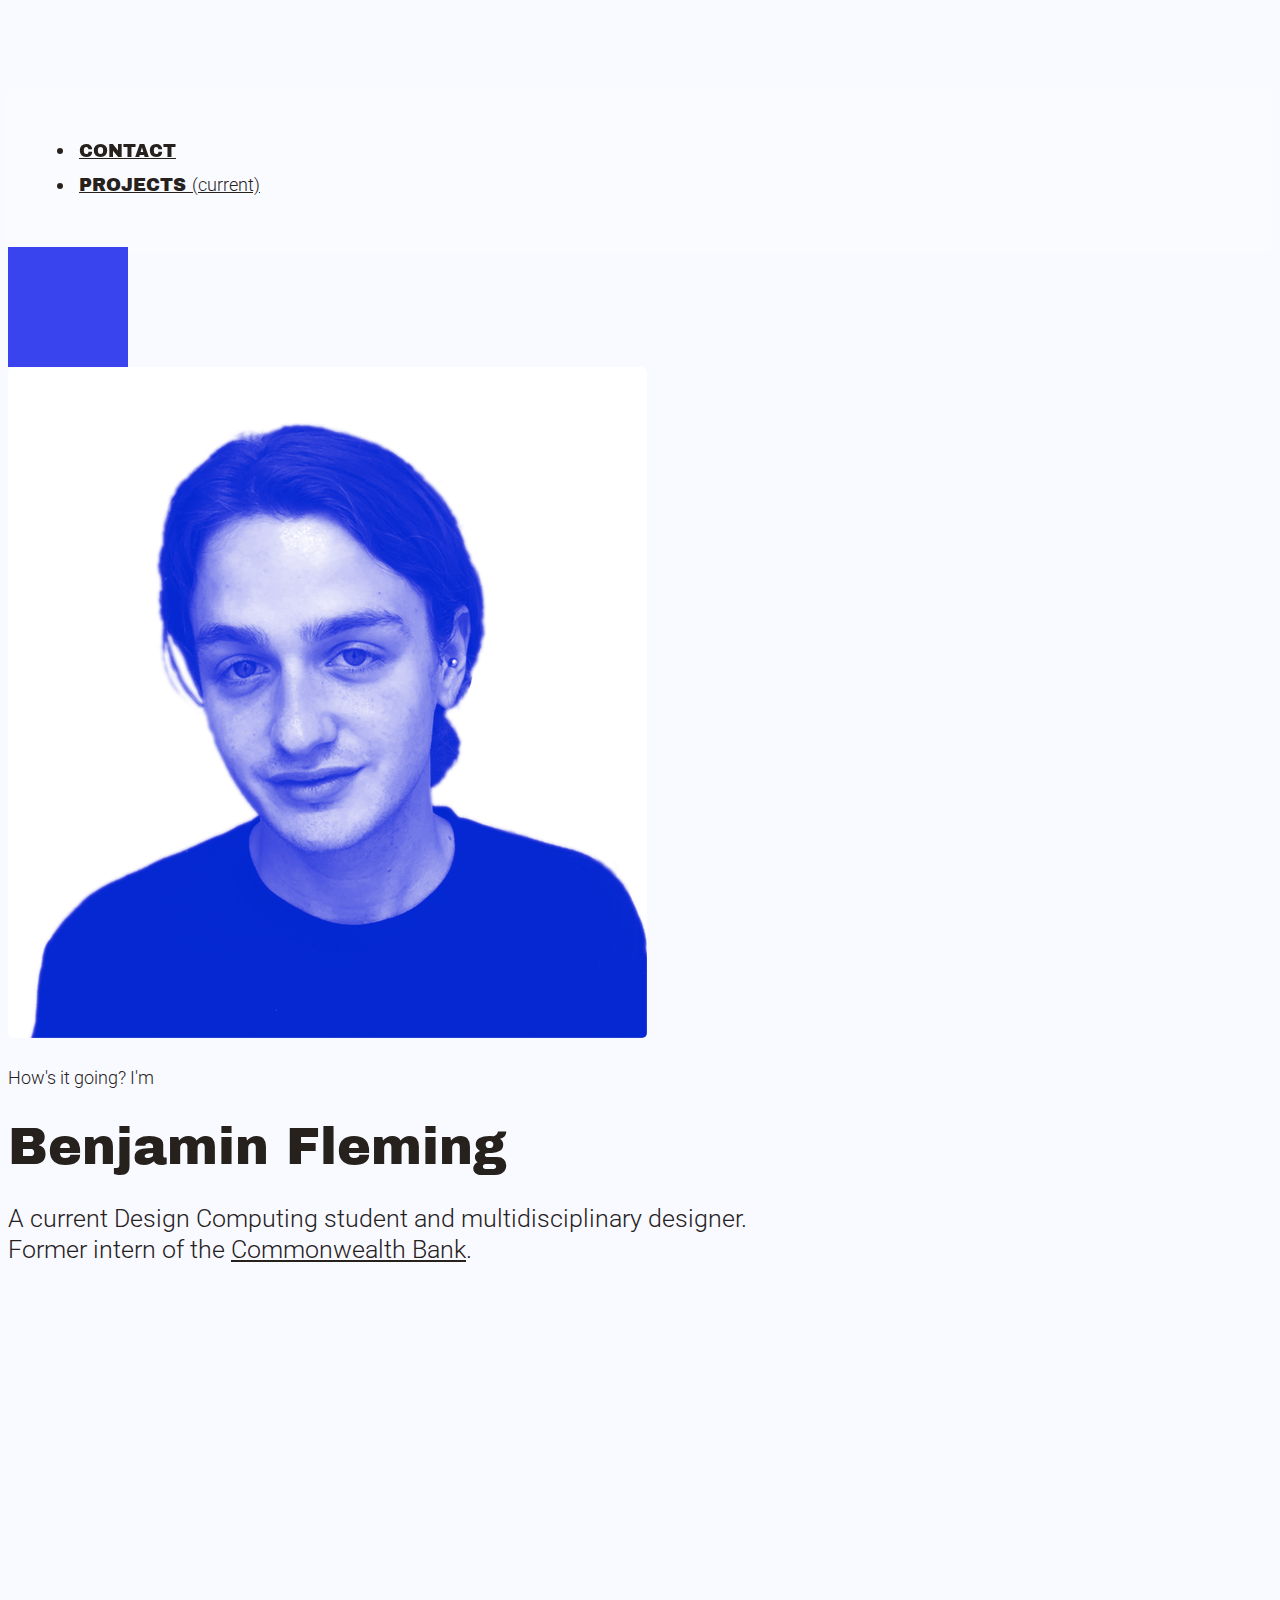
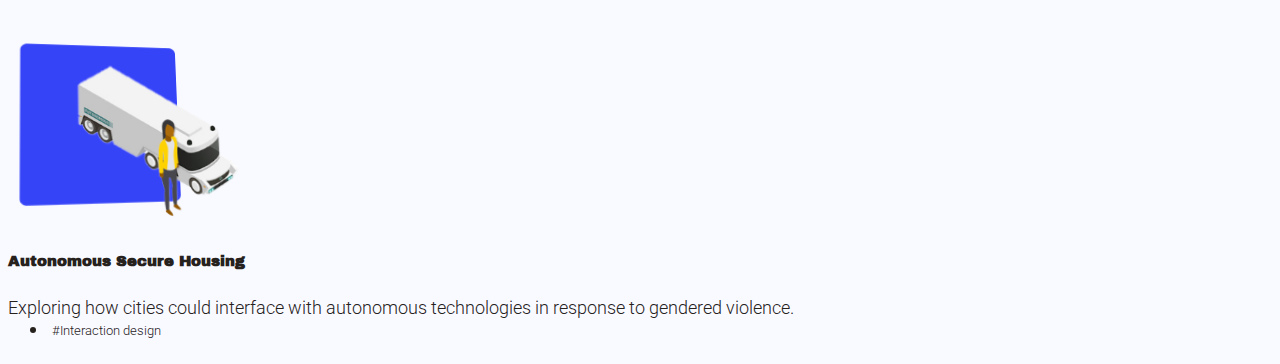
<file: index.html>
<!doctype html>
<html lang="en">

<head>
    <!-- Required meta tags -->
    <meta charset="utf-8">
    <meta name="viewport" content="width=device-width, initial-scale=1, shrink-to-fit=no">

    <!-- Bootstrap CSS -->
    <link rel="stylesheet" href="https://stackpath.bootstrapcdn.com/bootstrap/4.1.3/css/bootstrap.min.css" integrity="sha384-MCw98/SFnGE8fJT3GXwEOngsV7Zt27NXFoaoApmYm81iuXoPkFOJwJ8ERdknLPMO" crossorigin="anonymous">

    <!-- Grab Google Fonts -->
    <link href="https://fonts.googleapis.com/css?family=Archivo+Black|Roboto:300,400" rel="stylesheet">

    <!-- Custom CSS File -->
    <link rel="stylesheet" href="./custom.css">

    <!-- Page Title -->
    <title>Benjamin Fleming - Product Designer</title>

    <!-- This is our Meta Description -->
    <meta name="description" content="A product designer living in Sydney, Australia.">

</head>

<body>





    <!-- This is where our Navbar lives -->
    <nav class="navbar navbar-expand-sm fixed-top">
        <div class="container">


            <ul class="navbar-nav">
                <li class="nav-item">
                    <a class="nav-item nav-link hvr-underline-reveal" href="./contact.html">CONTACT</a>
                </li>

                <li class="nav-item">
                    <a class="nav-item nav-link active" href="./index.html">PROJECTS <span class="sr-only">(current)</span></a> <!-- Put the class 'active' on the link of the page you are on -->
                </li>
            </ul>
        </div>


    </nav>
    <!-- Navbar End -->



    <!-- Portrait logo start -->

    <div class="square-main rounded float-right" id="squareanimate"></div>

    <img src="./img/common/face_blue.png" class="rounded float-right" id="selfportrait" alt="Benjamin Fleming">

    <!-- Portrait logo end -->



    <div class="container bg-transparent headliner">
        <div class="row align-items-center h-100">
            <div class="col-10 mx-auto">
                <div class="card h-100 welcome-message">
                    <div>
                        <p>How's it going? I'm</p>
                        <h2 class="welcome-special">Benjamin Fleming</h2>
                        <h4 class="welcome-special-sub">A current Design Computing student and multidisciplinary designer.<br> Former intern of the <a href="https://www.commbank.com.au/about-us/innovation-lab.html" target="_blank" class="text-muted">Commonwealth Bank</a>. </h4>
                    </div>

                </div>
            </div>
        </div>
    </div>


    <div class="container bg-transparent">
        <div class="row">
            <div class="col-sm-6">
                <div class="card w-75" id="card1">


                    <img class="card-img-top ml-5" id="anim1" src="./img/common/ash_logo.png" alt="Card image cap" onclick="location.href='./autonomous-secure-housing.html';">
                    <div class="card-body">
                        <h5 class="card-title" onclick="location.href='./autonomous-secure-housing.html';">Autonomous Secure Housing</h5>
                        <p class="card-text text-muted">Exploring how cities could interface with autonomous technologies in response to gendered violence.</p>
                    </div>
                    <ul class="list-group list-group-flush bg-transparent">
                        <li class="list-group-item"><small>#Interaction design</small></li>
                    </ul>

                </div>
            </div>
            <!--<div class="col-sm-6">
    <div class="card w-75">
        
        
<img class="card-img-top ml-5" src="./img/common/ash_logo.png" alt="Card image cap">
  <div class="card-body">
    <h5 class="card-title">Autonomous Secure Housing</h5>
    <p class="card-text">Exploring how cities could interface with autonomous technologies in response to gendered violence.</p>
  </div>
  <ul class="list-group list-group-flush bg-transparent">
    <li class="list-group-item"><small>Interaction design</small></li>
  </ul>
  
    </div>
  </div>-->
        </div>
    </div>




    <!-- Scripts -->

    <script src="https://ajax.googleapis.com/ajax/libs/jquery/3.3.1/jquery.min.js"></script>
    <script src="https://stackpath.bootstrapcdn.com/bootstrap/4.1.3/js/bootstrap.min.js" integrity="sha384-ChfqqxuZUCnJSK3+MXmPNIyE6ZbWh2IMqE241rYiqJxyMiZ6OW/JmZQ5stwEULTy" crossorigin="anonymous"></script>
    <script type="text/javascript" src="./js/flickity.pkgd.js"></script>
    <script type="text/javascript" src="./js/customScript.js"></script>

</body>

</html>
</file>
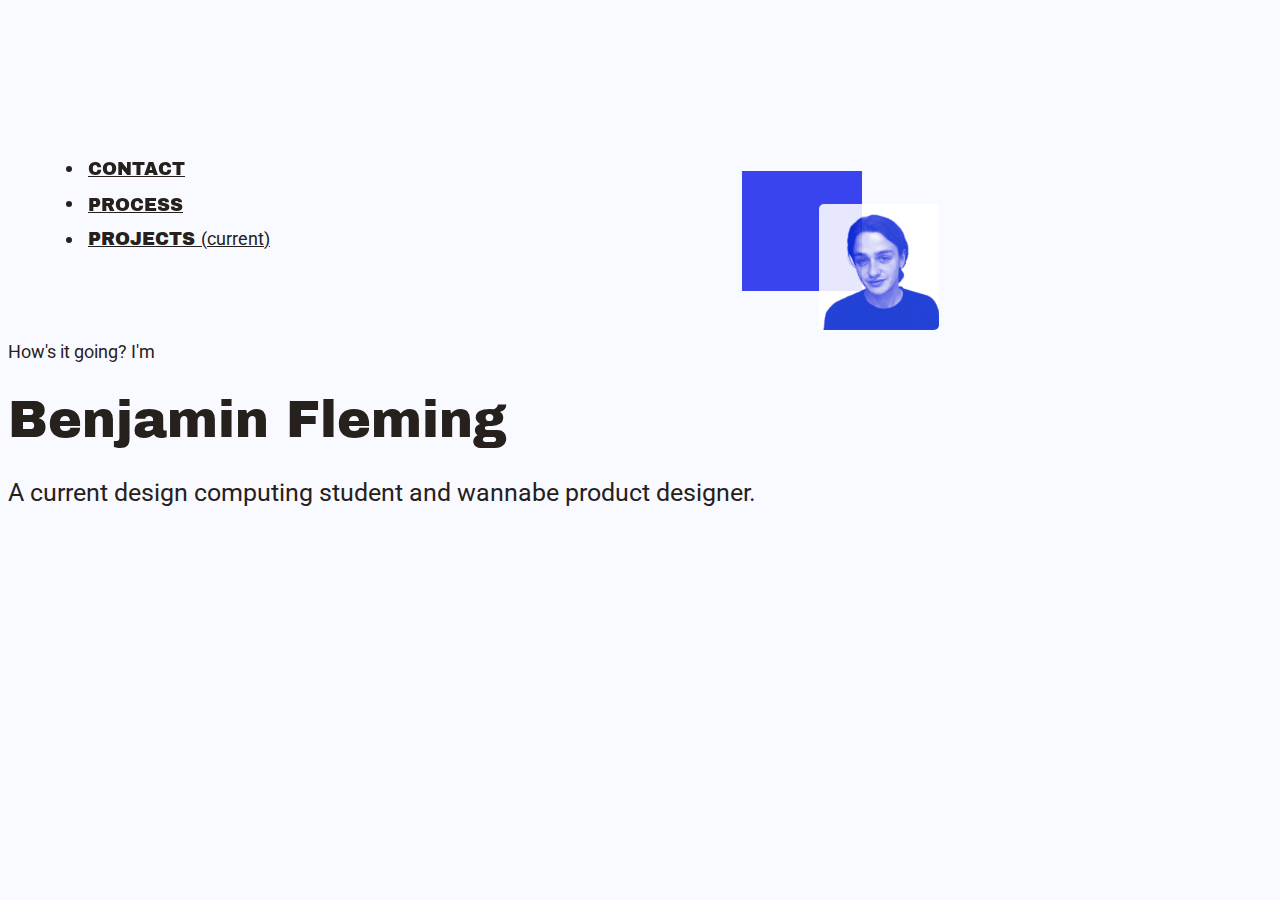
<file: DECO2200_A3_bfle6726/index.html>
<!doctype html>
<html lang="en">
  <head>
    <!-- Required meta tags -->
    <meta charset="utf-8">
    <meta name="viewport" content="width=device-width, initial-scale=1, shrink-to-fit=no">

    <!-- Bootstrap CSS -->
    <link rel="stylesheet" href="https://stackpath.bootstrapcdn.com/bootstrap/4.1.3/css/bootstrap.min.css" integrity="sha384-MCw98/SFnGE8fJT3GXwEOngsV7Zt27NXFoaoApmYm81iuXoPkFOJwJ8ERdknLPMO" crossorigin="anonymous">

    <!-- Grab Google Fonts -->
    <link href="https://fonts.googleapis.com/css?family=Archivo+Black|Roboto" rel="stylesheet">

    <!-- Custom CSS File -->
    <link rel="stylesheet" href="./custom.css">

    <!-- Page Title -->
    <title>Benjamin Fleming | Product Designer</title>

    <!-- This is our Meta Description -->
    <meta name="description" content="What you write here will often show up in search results under the page title">

  </head>
  <body>
   

      

      
      <!-- This is where our Navbar lives -->
      <nav class="navbar navbar-expand-sm fixed-top">
        <div class="container">
          
          
            <ul class="navbar-nav">
                <li class="nav-item">
              <a class="nav-item nav-link hvr-underline-reveal" href="./contact.html">CONTACT</a> 
                    </li>
                <li class="nav-item">
              <a class="nav-item nav-link hvr-underline-reveal" href="./process-journal.html">PROCESS</a>
                </li>
                <li class="nav-item">
              <a class="nav-item nav-link active" href="./index.html">PROJECTS <span class="sr-only">(current)</span></a> <!-- Put the class 'active' on the link of the page you are on -->
                </li>
            </ul>
            </div>
        
          
      </nav> 
      <!-- Navbar End -->
        


                     <!-- Portrait logo start -->
            
            <div class="square rounded float-right"></div>
        
              <img src="./img/common/face_blue.png" class="rounded float-right" id="selfportrait" alt="Benjamin Fleming">  
      
        <!-- Portrait logo end -->



      <div class="container bg-transparent">
          <div class="row align-items-center h-100">
              <div class="col-10 mx-auto">
                  <div class="card h-100 welcome-message">
                      <div>
                          <p>How's it going? I'm</p>
                         <h2 class="welcome-special">Benjamin Fleming</h2>
                         <h4 class="welcome-special-sub">A current design computing student and wannabe product designer.</h4>
                      </div>
                      
                  </div>
              </div>
          </div>
      </div>




      <!-- Optional JavaScript -->
      <!-- jQuery first, then Popper.js, then Bootstrap JS -->
      <script src="https://code.jquery.com/jquery-3.3.1.slim.min.js" integrity="sha384-q8i/X+965DzO0rT7abK41JStQIAqVgRVzpbzo5smXKp4YfRvH+8abtTE1Pi6jizo" crossorigin="anonymous"></script>
      <script src="https://cdnjs.cloudflare.com/ajax/libs/popper.js/1.14.3/umd/popper.min.js" integrity="sha384-ZMP7rVo3mIykV+2+9J3UJ46jBk0WLaUAdn689aCwoqbBJiSnjAK/l8WvCWPIPm49" crossorigin="anonymous"></script>
      <script src="https://stackpath.bootstrapcdn.com/bootstrap/4.1.3/js/bootstrap.min.js" integrity="sha384-ChfqqxuZUCnJSK3+MXmPNIyE6ZbWh2IMqE241rYiqJxyMiZ6OW/JmZQ5stwEULTy" crossorigin="anonymous"></script>
    
  </body>
</html>
</file>
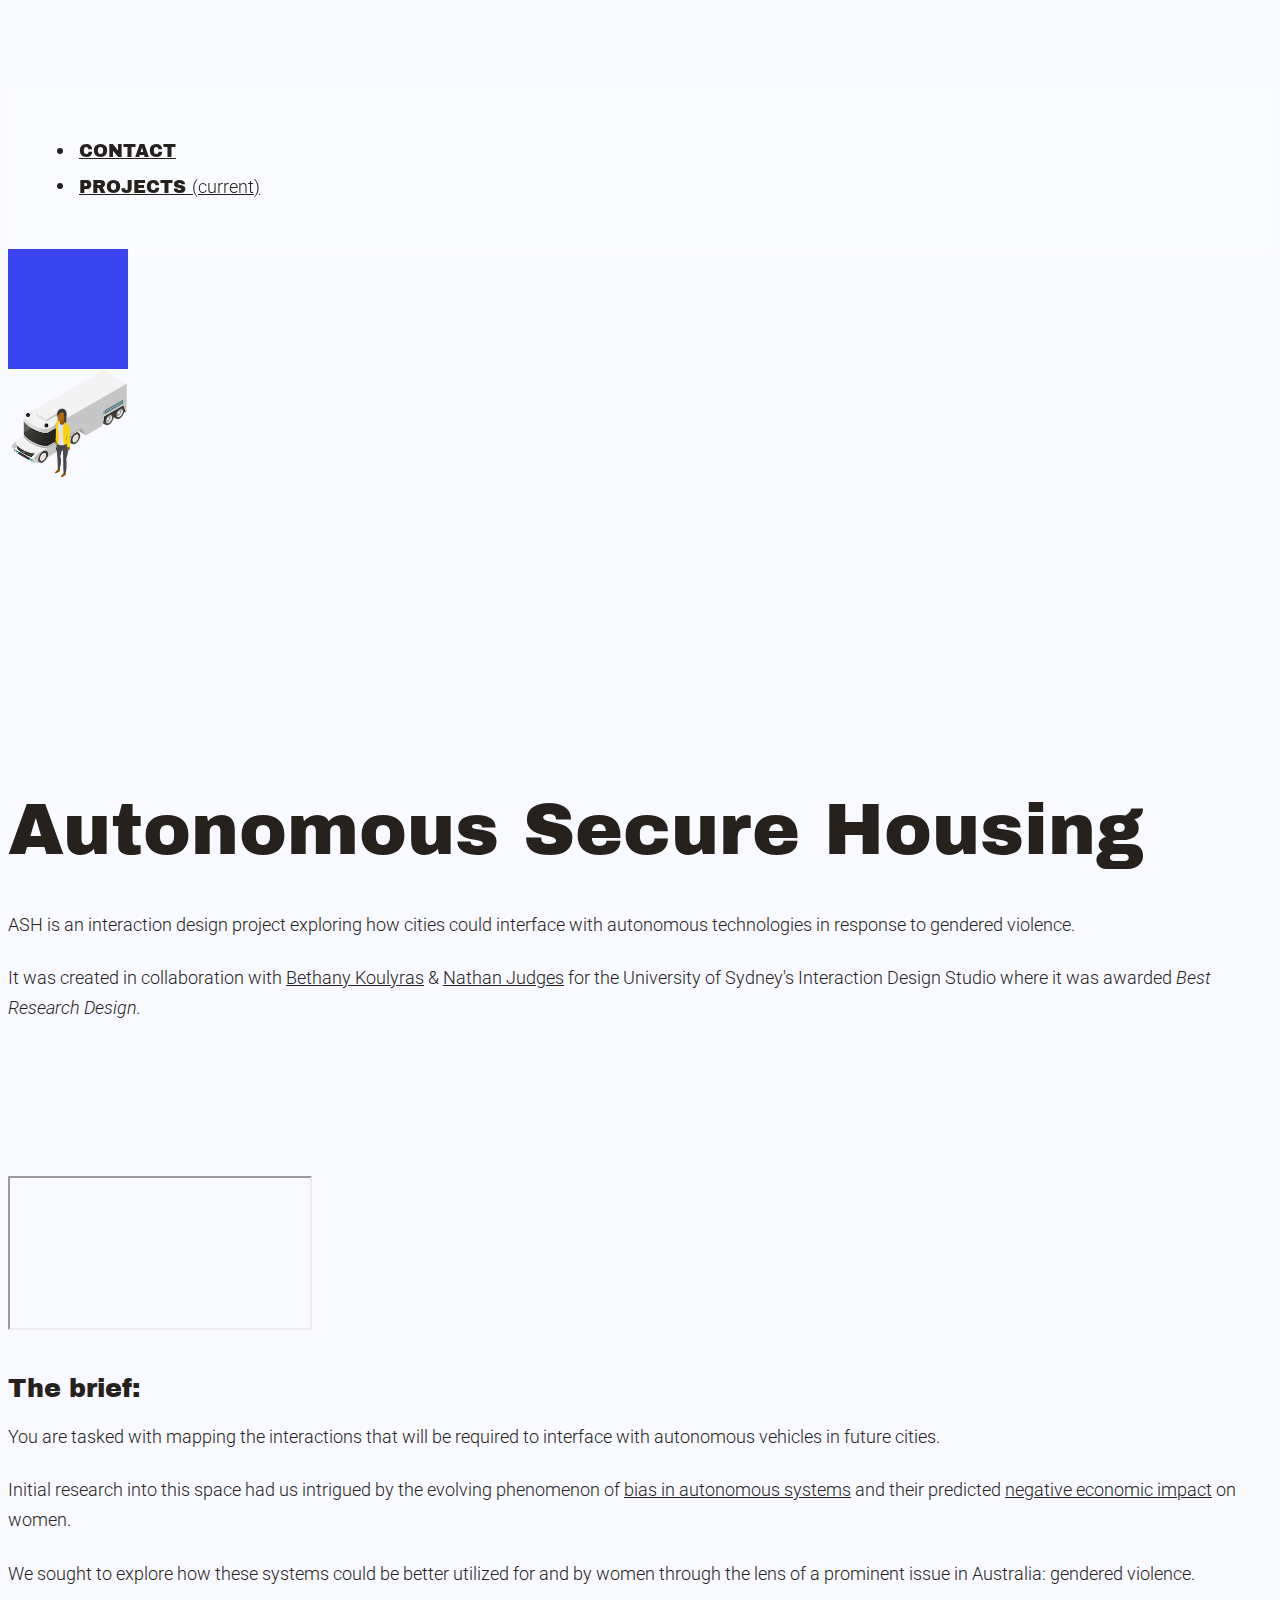
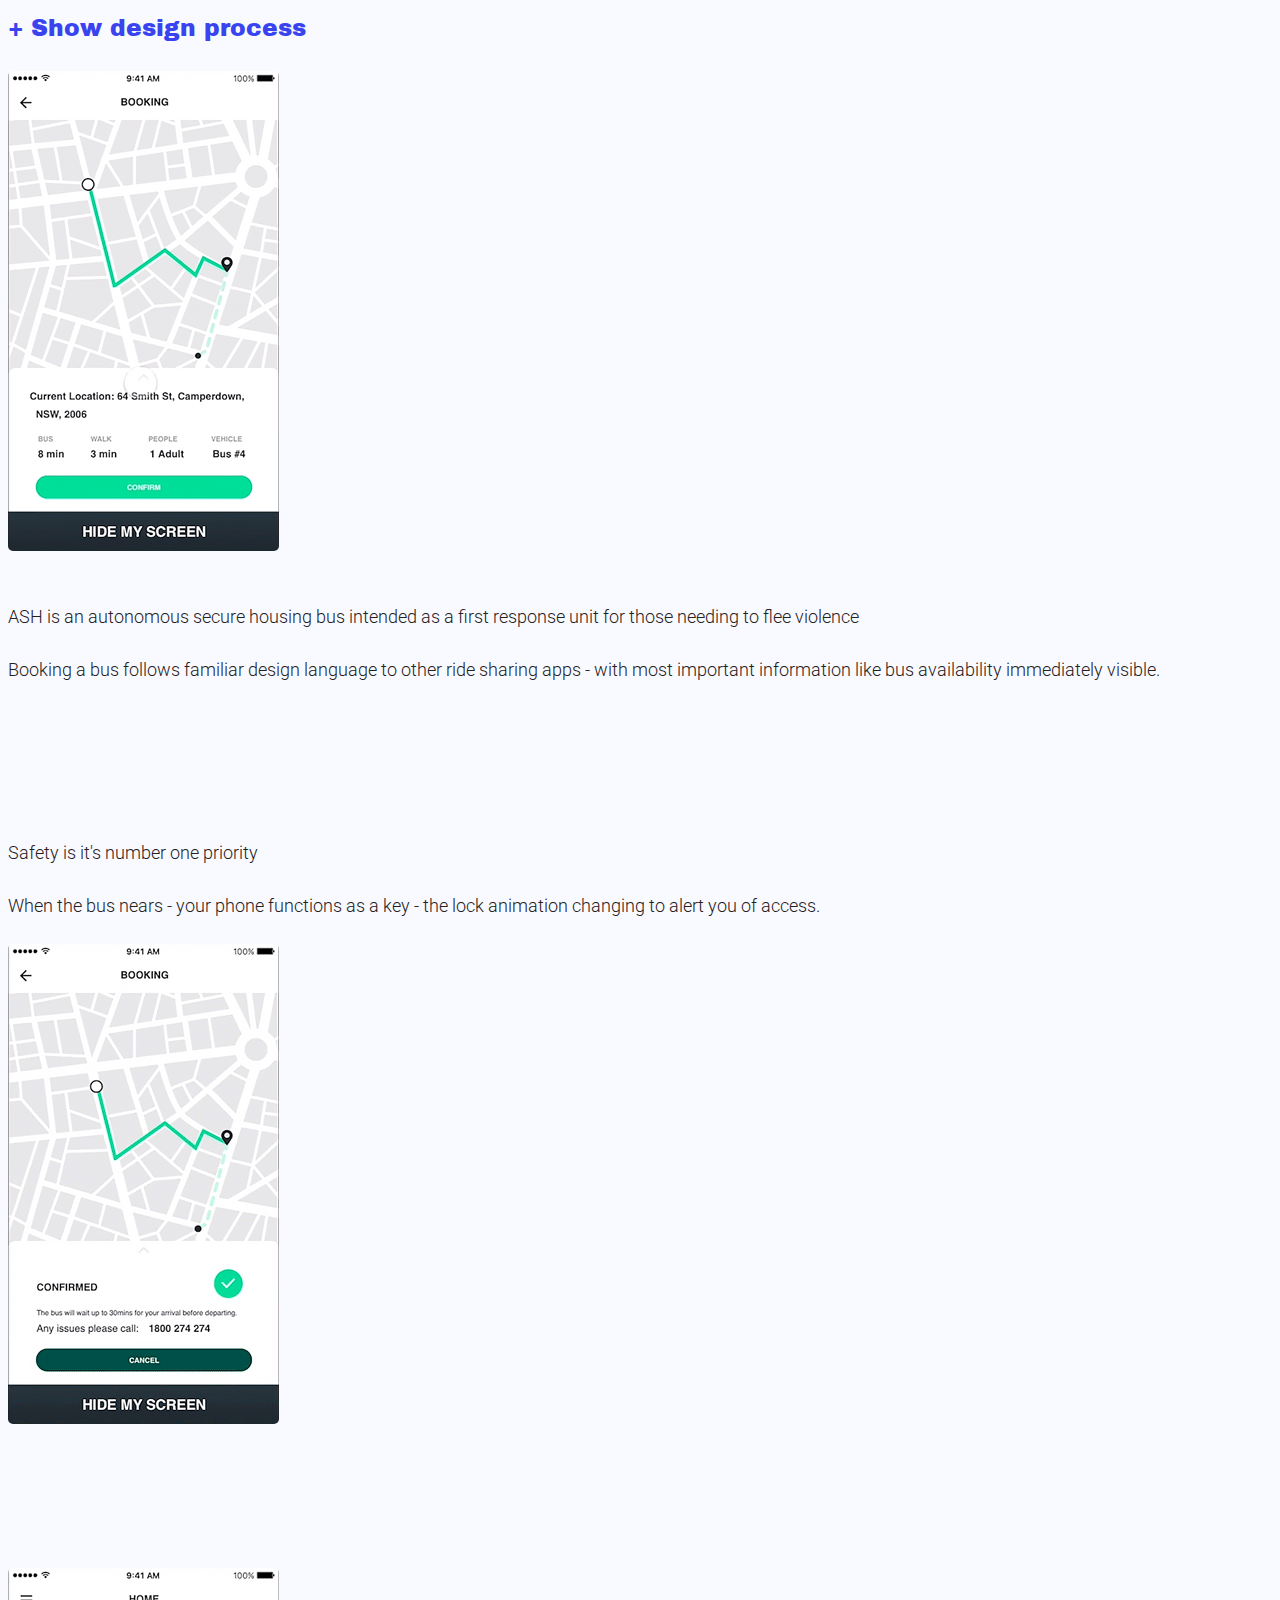
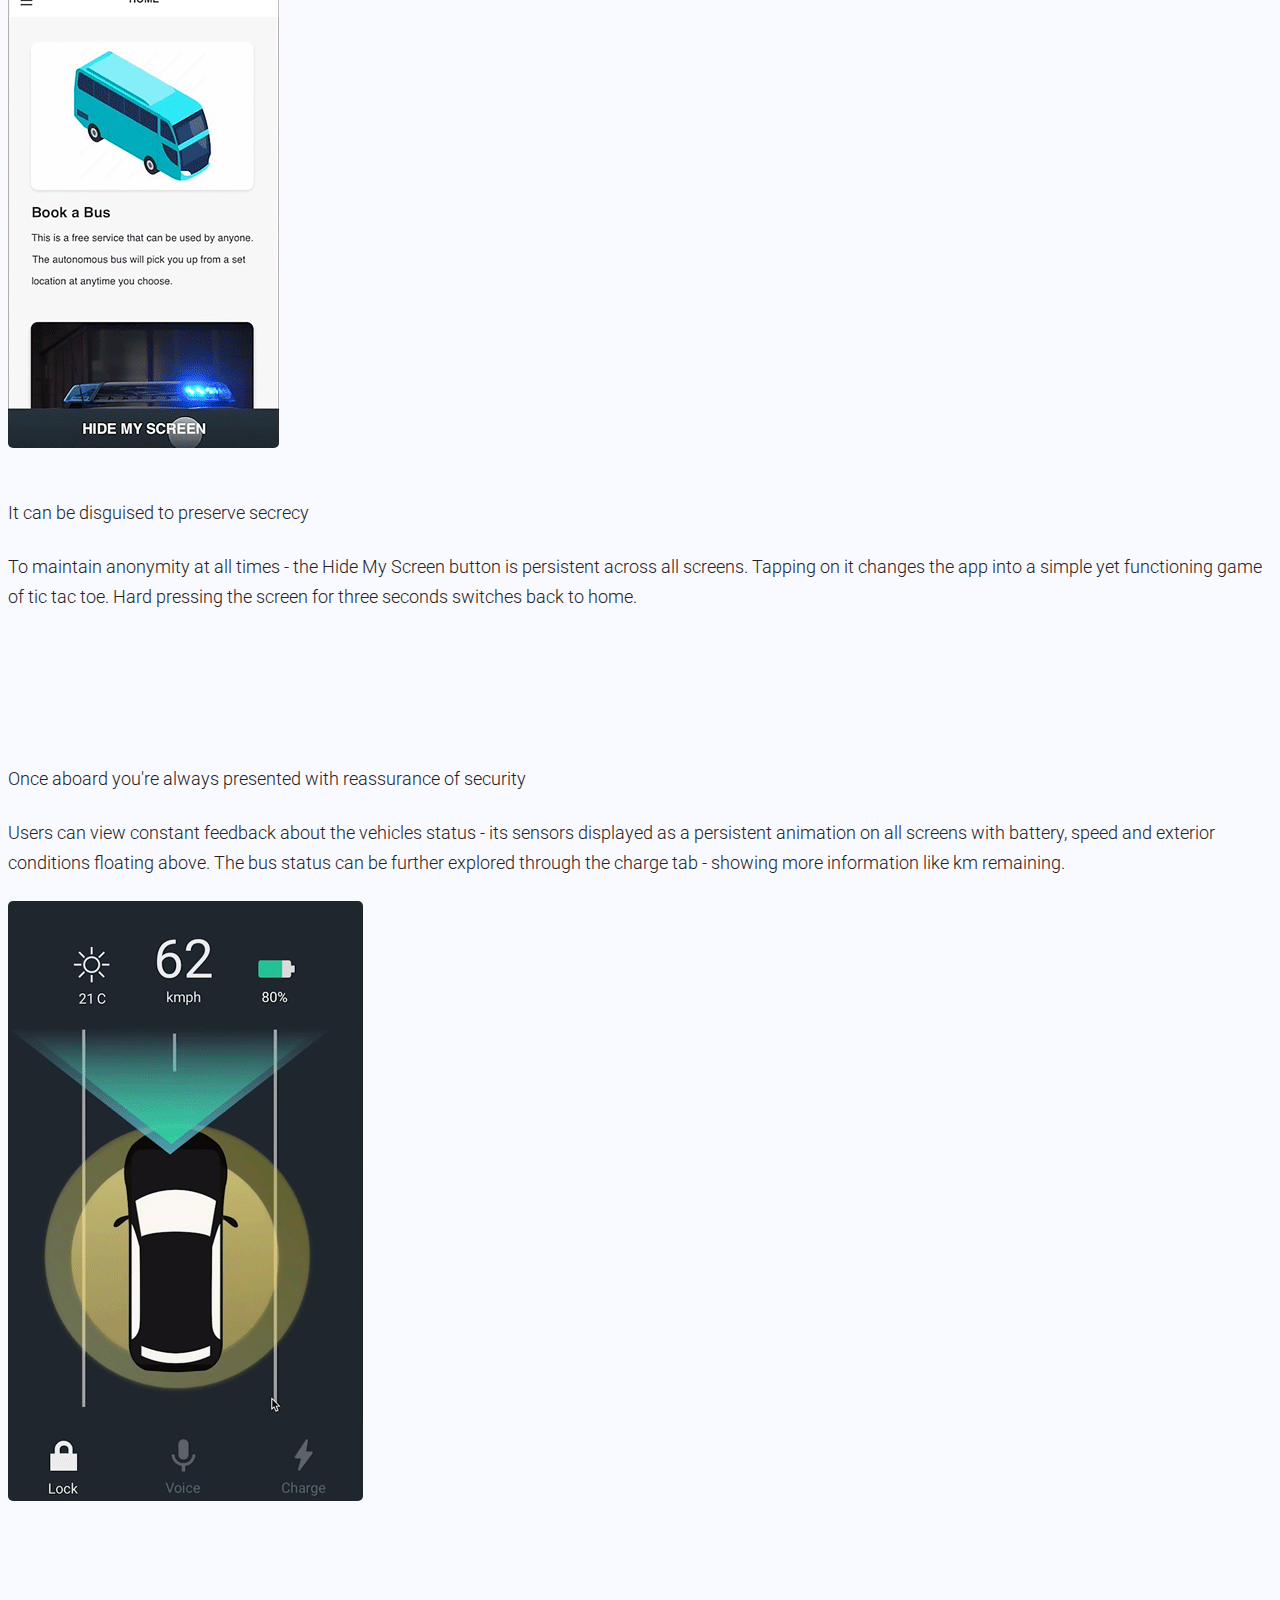
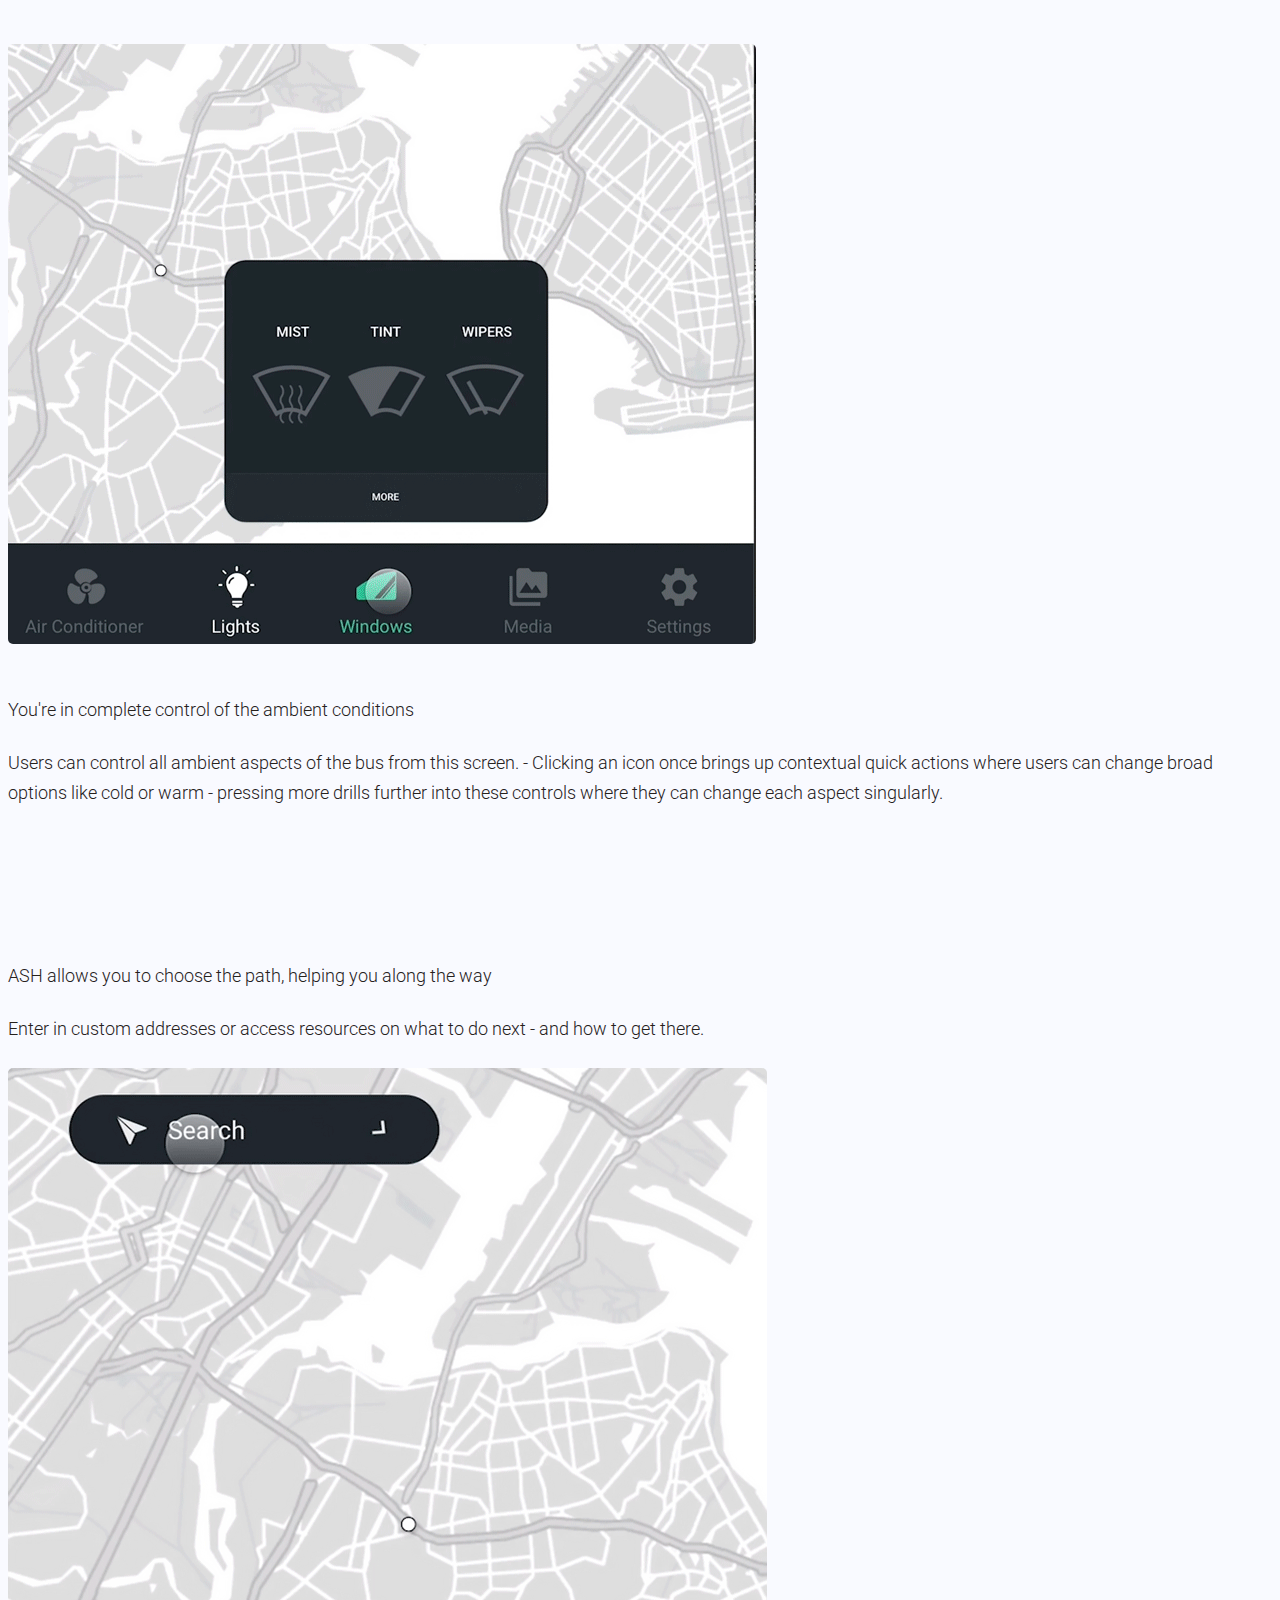
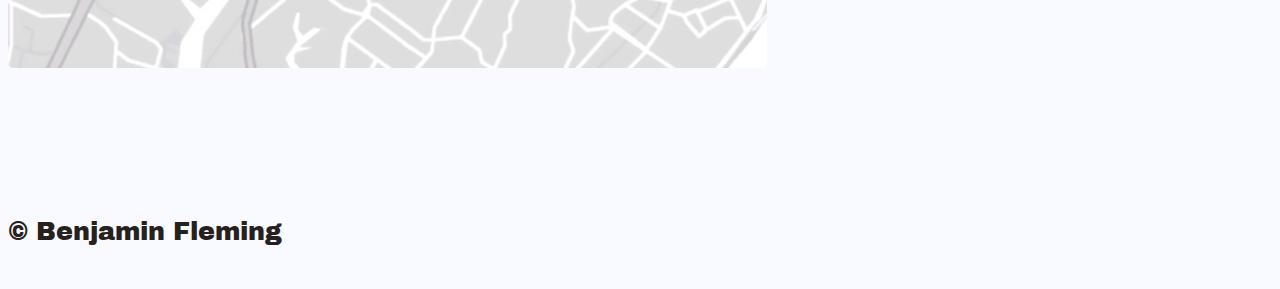
<file: autonomous-secure-housing.html>
<!doctype html>
<html lang="en">

<head>
    <!-- Required meta tags -->
    <meta charset="utf-8">
    <meta name="viewport" content="width=device-width, initial-scale=1, shrink-to-fit=no">

    <!-- Bootstrap CSS -->
    <link rel="stylesheet" href="https://stackpath.bootstrapcdn.com/bootstrap/4.1.3/css/bootstrap.min.css" integrity="sha384-MCw98/SFnGE8fJT3GXwEOngsV7Zt27NXFoaoApmYm81iuXoPkFOJwJ8ERdknLPMO" crossorigin="anonymous">

    <!-- Grab Google Fonts -->
    <link href="https://fonts.googleapis.com/css?family=Archivo+Black|Roboto:300,400" rel="stylesheet">

    <!-- Custom CSS File -->
    <link rel="stylesheet" href="./css/flickity.css" media="screen">
    <link rel="stylesheet" href="./custom.css">

   

    <!-- Page Title -->
    <title>Benjamin Fleming - Autonomous Secure Housing</title>

    <!-- This is our Meta Description -->
    <meta name="description" content="An interaction design project exploring how cities could interface with autonomous technologies in response to gendered violence by Benjamin Fleming.">

</head>

<body>





    <!-- This is where our Navbar lives -->
    <nav class="navbar navbar-expand-sm fixed-top">
        <div class="container">


            <ul class="navbar-nav">
                <li class="nav-item">
                    <a class="nav-item nav-link hvr-underline-reveal" href="./contact.html">CONTACT</a>
                </li>

                <li class="nav-item">
                    <a class="nav-item nav-link hvr-underline-reveal active" href="./index.html">PROJECTS <span class="sr-only">(current)</span></a> 
                </li>
            </ul>
        </div>


    </nav>
    <!-- Navbar End -->

    <div class="container">


        <!-- Portrait logo start -->

      <div class="square-main rounded float-right" id="squareanimate"></div>

        <img src="./img/common/logo_image.png" class="rounded float-right" id="selfportrait" alt="Benjamin Fleming">

        <!-- Portrait logo end -->

        <div class="container" id="splice">



<!--            <div class="row">

                <div class="col-md-9">-->

                    <div class="row master-heading">
                        <div class="col-md-12">
                            <h1>Autonomous Secure Housing</h1>
                        </div>
                    </div>





                    <div class="row introduction">
                        <div class="col-md-12">
                            <p>ASH is an interaction design project exploring how cities could interface with autonomous technologies in response to gendered violence.</p>

                            <p class="text-muted">It was created in collaboration with <a href="https://bethkoulyras.com" target="_blank">Bethany Koulyras</a> & <a href="https://nathanjudges.com" target="_blank">Nathan Judges</a> for the University of Sydney's Interaction Design Studio where it was awarded <i>Best Research Design.</i></p>


                        </div>
                    </div>

                    <div class="row">
                        <div class="col-md-12">
                            <div class="embed-responsive embed-responsive-16by9">
                                <iframe class="embed-responsive-item" src="https://www.youtube.com/embed/pPuKaOvgTng?vq=hd1080&rel=0&color=white" allowfullscreen></iframe>
                            </div>

                        </div>
                    </div>


                    <div class="row">
                        <div class="col-md-1">


                        </div>

                        <div class="col-md-10">
                            <h4>The brief:</h4>
                            <p class="lead">You are tasked with mapping the interactions that will be required to interface with autonomous vehicles in future cities.</p>



                        </div>

                        <div class="col-md-1">


                        </div>
                    </div>
                    <div class="row">
                        <div class="col-md-12">

                            <p> Initial research into this space had us intrigued by the evolving phenomenon of <a href="https://www.researchgate.net/publication/318830422_Algorithmic_Bias_in_Autonomous_Systems" target="_blank" class="text-muted">bias in autonomous systems</a> and their predicted <a href="https://foreignpolicy.com/2017/01/16/women-vs-the-machine/" target="_blank" class="text-muted">negative economic impact</a> on women. </p>

                            <p> We sought to explore how these systems could be better utilized for and by women through the lens of a prominent issue in Australia: gendered violence. </p>
                        </div>
                    </div>

                    <div class="showprocess" id="fold"><a class="button fold_p" id="departure-button" style="">+ Show design process</a>

            </div>
            
            <div class="scrl-underline-reveal" id="scrollReveal"></div>

                    <div class="toggle" style="display: none;">



                        <div class="row">


                            <div class="col-md-12">
                                <h4>Research</h4>
                                <p>To understand this problem space we first asked ourselves what we needed to know, who should we engage with, and how? From this we designed a triangulated research approach to uncover the current processes, technology, and problems in this sector across distinct stakeholder groups: </p>

                            </div>


                        </div>






                        <!--Testing alternate display styles-->

                        <!--                    <div class="row text-center">
                        <div class="col-md-12">
                            <table class="table table-borderless align-middle">
                                <tbody>
                                    <tr>
                                        <td class="sm-table-txt">Semi-structured interviews, contextual inquiry</td>
                                        <td class="sm-table-txt">Narrative inquiry, secondary analysis</td>
                                        <td class="sm-table-txt">Semi-structured interviews, contextual inquiry</td>
                                    </tr>

                                    <tr>
                                        <td><img src="./img/portfolio/police_ico.png" class="img-fluid" alt="Responsive image"></td>
                                        <td><img src="./img/portfolio/victims_ico.png" class="img-fluid" alt="Responsive image"></td>
                                        <td><img src="./img/portfolio/services_ico.png" class="img-fluid" alt="Responsive image"></td>
                                    </tr>

                                    <tr>
                                        <td class="md-table-txt">Police</td>
                                        <td class="md-table-txt">Victims</td>
                                        <td class="md-table-txt">Services</td>
                                    </tr>






                                </tbody>
                            </table>
                        </div>
                    </div>-->


                        <div class="row text-center">
                            <div class="col-md-12">
                                <table class="table table-borderless align-middle" id="services">
                                    <tbody>


                                        <tr>
                                            <td class="md-table-txt">Police</td>
                                            <td class="md-table-txt">Victims</td>
                                            <td class="md-table-txt">Services</td>
                                        </tr>



                                        <tr>
                                            <td class="sm-table-txt">Semi-structured interviews,<br>contextual inquiry</td>
                                            <td class="sm-table-txt">Narrative inquiry,<br>secondary analysis</td>
                                            <td class="sm-table-txt">Semi-structured interviews,<br>contextual inquiry</td>
                                        </tr>










                                    </tbody>
                                </table>
                            </div>
                        </div>



                        <div class="row">
                            <div class="col-md-12">
                                <h4>Analysis</h4>
                                <p>After conducting our primary research we analyzed the data we'd collected using affinity diagramming and problem mapping to distill what we'd learnt into sets of user needs and design tools like personas and current state storyboards. </p>
                            </div>

                        </div>

                        <div class="row align-items-center" id="mobilecarouselhide">
                            <div class="col-md-8">
                                <img src="./img/process-journal/concept_map1.jpg" class="img-fluid" alt="Responsive image">
                            </div>



                            <div class="col-md-4">
                                <img src="./img/process-journal/affinity_diagram2.jpg" class="img-fluid" alt="Responsive image">
                            </div>

                        </div>




                        <div class="gallery" data-flickity='{ "imagesLoaded": true }' id="mobilecarouselshow">
                            <img class="carousel-image" src="./img/process-journal/concept_map1.jpg" alt="Responsive image">
                            <img class="carousel-image" src="./img/process-journal/affinity_diagram2.jpg" alt="Responsive image">
                        </div>








                        <div class="row" id="under-carousel">
                            <div class="col-md-12">
                                <p>Our analysis efforts quickly became incredibly complex. This problem is incredibly multi-faceted, there are no ‘one size fits all’ solutions. Our research covered distinct intersections of the issue, all with differing needs of an interface and goals/processes that sometimes directly competed with one another. How could we support each stakeholders approach while achieving better outcomes?</p>
                            </div>

                        </div>

                        <div class="row">
                            <div class="col-md-12">
                                <h4>Ideation</h4>
                                <p>We broke up our stakeholders and paired them with vehicles using forced association techniques, generating nearly 100 concepts. Embodying our personas - we analyzed trends in our solutions and shaved them down in a knockout process until three remained. </p>

                                <p>To select the best concept, we first employed generative methods to flesh out their features and benefits and then semi-realized all three through storyboards and early paper prototypes. </p>
                            </div>

                        </div>



                        <div class="row">
                            <div class="col-md-12">
                                <img src="./img/portfolio/paperprototype.png" class="img-fluid" alt="Responsive image">
                            </div>

                        </div>


                        <div class="row">
                            <div class="col-md-12">
                                <h4>User testing</h4>
                                <p>Users were involved at every step of our process. We created task-based think aloud tests for each of our iterations, using sketching and the Pop by Marvel app to test our lower fidelity wireframes. Their feedback informed our decisions when developing higher fidelity mockups in Sketch and then interactive prototypes using Framer. </p>

                            </div>
                        </div>

                        <div class="row">
                            <div class="col-md-12">

                                <img src="./img/portfolio/storyboard.png" class="img-fluid" alt="Responsive image">

                            </div>
                        </div>

                        <div class="row">
                            <div class="col-md-12">


                                <p>We also illustrated multiple scenarios and walked participants through these during testing and used these responses to further our concept. This allowed us to select Autonomous Secure Housing (ASH) as the chosen solution. It met the most user needs and supported the best outcomes for all stakeholders. We were also interested in designing dual interfaces that interact with the one service and exploring how they'd work in harmony. </p>
                            </div>

                        </div>


                        <div class="row">
                            <div class="col-md-12">
                                <h4>Iteration</h4>
                                <p>The interfaces were developed through further research of ride sharing and personal safety applications, and current semi-autonomous vehicle displays. As the intended audience would be broad - we aimed to maintain consistency with current UI patterns with an emphasis on providing legible & semantic interactions. </p>
                            </div>

                        </div>

                                            <div class="row align-items-center" id="mobilecarouselhide">
                            <div class="col-md-4">
                                <img src="./img/portfolio/apppaperproto1.png" class="img-fluid" alt="Responsive image">
                            </div>

                            <div class="col-md-4">
                                <img src="./img/portfolio/apppaperproto2.png" class="img-fluid" alt="Responsive image">
                            </div>

                            <div class="col-md-4">
                                <img src="./img/portfolio/apppaperproto3.png" class="img-fluid" alt="Responsive image">
                            </div>

                        </div>

                        <div class="row align-items-center" id="mobilecarouselhide">
                            <div class="col-md-6">
                                <img src="./img/portfolio/buspaperproto1.png" class="img-fluid" alt="Responsive image">
                            </div>

                            <div class="col-md-6">
                                <img src="./img/portfolio/buspaperproto2.png" class="img-fluid" alt="Responsive image">
                            </div>

                        </div>

                        <div class="row align-items-center" id="mobilecarouselhide">
                            <div class="col-md-1">

                            </div>

                            <div class="col-md-10">
                                <img src="./img/portfolio/buspaperproto3.png" class="img-fluid" alt="Responsive image">
                            </div>

                            <div class="col-md-1">

                            </div>

                        </div>


                        <div class="gallery2" data-flickity='{ "imagesLoaded": true }' id="mobilecarouselshow">
                            <img class="carousel-image2" src="./img/portfolio/apppaperproto1.png" alt="Responsive image">
                            <img class="carousel-image2" src="./img/portfolio/apppaperproto2.png" alt="Responsive image">
                            <img class="carousel-image2" src="./img/portfolio/apppaperproto3.png" alt="Responsive image">

                            <img class="landscape-carousel-image2" src="./img/portfolio/buspaperproto1.png" alt="Responsive image">
                            <img class="landscape-carousel-image2" src="./img/portfolio/buspaperproto2.png" alt="Responsive image">
                            <img class="landscape-carousel-image2" src="./img/portfolio/buspaperproto3.png" alt="Responsive image">
                        </div>



                        <div class="row" id="under-carousel">
                            <div class="col-md-12" >
                                <h4>Problem space & concept solutions</h4>
                                <p class="lead"> Women do not leave dangerous situations for diverse reasons </p>
                                <p class="text-muted"> Fear of repercussions from the police to either victim or partner, fear of the unknown or the safety of their children. Victims rarely want to leave a situation - they just want the violence to stop. It takes on average eight attempts to leave a violent relationship.
                                </p>
                                <p class="text-muted"> ASH would provide an avenue for leaving - or even just a safe space to think about doing so - without disclosing to anyone, not even the police.</p>

                                <p class="lead"> Even if they did want to leave - there could be nowhere to go</p>
                                <p class="text-muted"> Refuges, emergency centres and crisis accomodations are underfunded and at capacity. The wait for more permanent accomodation can be upwards of ten years.

                                </p>
                                <p class="text-muted"> Whilst ASH is not intended as a forever home - a fleet of them may be able to lessen the load on existing resources and free up space for others. Knowing there is a private safe space could encourage women to leave sooner and assess their options, preventing a critical decision to stay. </p>

                                <p class="lead"> Police may not be the best first response to domestic violence </p>
                                <p class="text-muted"> Police as the first responders to domestic violence bring with it inherent challenges. Some women have been cited as unhappy with the way their cases are handled, particularly in the evidence captured by police, timeliness of responses, and the attitudes of first responding officers.
                                </p>
                                <p class="text-muted"> <a href="https://www.researchgate.net/publication/280429734_Women's_narratives_on_their_interactions_with_the_first_response_police_officer_following_an_incident_of_domestic_violence_in_the_UK" target="_blank"> Research suggests </a> their approach could deepen distrust of services, reduce the likelihood of conviction and culturally reinforce an idea of “acceptable violence,” cyclically preventing instances of violence and creating cultures that aggravate the issue as whole.</p>

                                <p class="text-muted"> ASH would provide a safe space for women separate from police. Women would be more likely to seek help if the response were less aggressive - and we hope to explore ways ASH could actually help this evidence collection process and assist in the conviction of offenders while protecting those who need it.</p>


                            </div>
                        </div>

                    </div>

                    <div class="row justify-content-center align-items-center portfolio-grid">

                      
                        <div class="col-md-6">
                            <img src="./img/portfolio/mobileappanim1.gif" class="img-fluid mx-auto d-block" alt="Responsive image">
                        </div>

                        <div class="col-md-5">
                            <p class="lead">ASH is an autonomous secure housing bus intended as a first response unit for those needing to flee violence </p>
                            <p class="text-muted"> Booking a bus follows familiar design language to other ride sharing apps - with most important information like bus availability immediately visible.
                            </p>
                        </div>
       

                    </div>



                    <div class="row justify-content-center align-items-center portfolio-grid">



                        <div class="col-md-5">
                            <p class="lead"> Safety is it's number one priority</p>
                            <p class="text-muted">When the bus nears - your phone functions as a key - the lock animation changing to alert you of access.
                            </p>
                        </div>

                        <div class="col-md-6">
                            <img src="./img/portfolio/mobileappanim2.gif" class="img-fluid  mx-auto d-block" alt="Responsive image">
                        </div>




                    </div>

                    <div class="row justify-content-center align-items-center portfolio-grid">


                        <div class="col-md-6">
                            <img src="./img/portfolio/mobileappanim3.gif" class="img-fluid mx-auto d-block" alt="Responsive image">
                        </div>

                        <div class="col-md-5">
                            <p class="lead"> It can be disguised to preserve secrecy </p>
                            <p class="text-muted"> To maintain anonymity at all times - the Hide My Screen button is persistent across all screens. Tapping on it changes the app into a simple yet functioning game of tic tac toe. Hard pressing the screen for three seconds switches back to home.
                            </p>
                        </div>


                    </div>




                    <div class="row justify-content-center align-items-center portfolio-grid">

                      


                        <div class="col-md-5">
                            <p class="lead"> Once aboard you're always presented with reassurance of security </p>
                            <p class="text-muted">Users can view constant feedback about the vehicles status - its sensors displayed as a persistent animation on all screens with battery, speed and exterior conditions floating above. The bus status can be further explored through the charge tab - showing more information like km remaining.
                            </p>
                        </div>

                        <div class="col-md-6">
                            <img src="./img/portfolio/inbusanim1.gif" class="img-fluid mx-auto d-block" alt="Responsive image">
                        </div>




                    </div>

                    <div class="row justify-content-center align-items-center portfolio-grid">

                       
                        <div class="col-md-6">
                            <img src="./img/portfolio/inbusanim2.gif" class="img-fluid mx-auto d-block" alt="Responsive image">
                        </div>

                        <div class="col-md-5">
                            <p class="lead"> You're in complete control of the ambient conditions </p>
                            <p class="text-muted">Users can control all ambient aspects of the bus from this screen. - Clicking an icon once brings up contextual quick actions where users can change broad options like cold or warm - pressing more drills further into these controls where they can change each aspect singularly.
                            </p>
                        </div>


                    </div>



                    <div class="row justify-content-center align-items-center">

                        


                        <div class="col-md-5">
                            <p class="lead">ASH allows you to choose the path, helping you along the way</p>
                            <p class="text-muted"> Enter in custom addresses or access resources on what to do next - and how to get there.
                            </p>
                        </div>

                        <div class="col-md-6">
                            <img src="./img/portfolio/inbusanim3.gif" class="img-fluid mx-auto d-block" alt="Responsive image">
                        </div>




                    </div>




                    <!--
                
                                <div class="row">
                    <div class="col-md-4">
                        <p>Semi-structured interviews, contextual inquiry</p>

                    </div>

                    <div class="col-md-4">
                        <p>Narrative inquiry</p>

                    </div>

                    <div class="col-md-4">
                        <p>Semi-structured interviews, contextual inquiry</p>

                    </div>
                </div>
                
                
                                                <div class="row">
                    <div class="col-md-4">
                         <img src="./img/portfolio/police_ico.png" class="img-fluid" alt="Responsive image">

                    </div>

                    <div class="col-md-4">
                         <img src="./img/portfolio/victims_ico.png" class="img-fluid" alt="Responsive image">

                    </div>

                    <div class="col-md-4">
                         <img src="./img/portfolio/services_ico.png" class="img-fluid" alt="Responsive image">

                    </div>
                </div>
-->





<!--                </div>
            </div>-->
        </div>


    </div>
    <!-- Footer -->
    <div class="footer">
        <div class="container">
            <div class="row">
                <div class="col-md-6">
                    <h4 class="small">&copy; Benjamin Fleming</h4>
                </div>
            </div>
        </div>
    </div>

 <!-- Scripts -->

    <script src="https://ajax.googleapis.com/ajax/libs/jquery/3.3.1/jquery.min.js"></script>
    <script src="https://stackpath.bootstrapcdn.com/bootstrap/4.1.3/js/bootstrap.min.js" integrity="sha384-ChfqqxuZUCnJSK3+MXmPNIyE6ZbWh2IMqE241rYiqJxyMiZ6OW/JmZQ5stwEULTy" crossorigin="anonymous"></script>
    <script type="text/javascript" src="./js/flickity.pkgd.js"></script>
    <script type="text/javascript" src="./js/customScript.js"></script>

</body>

</html>
</file>
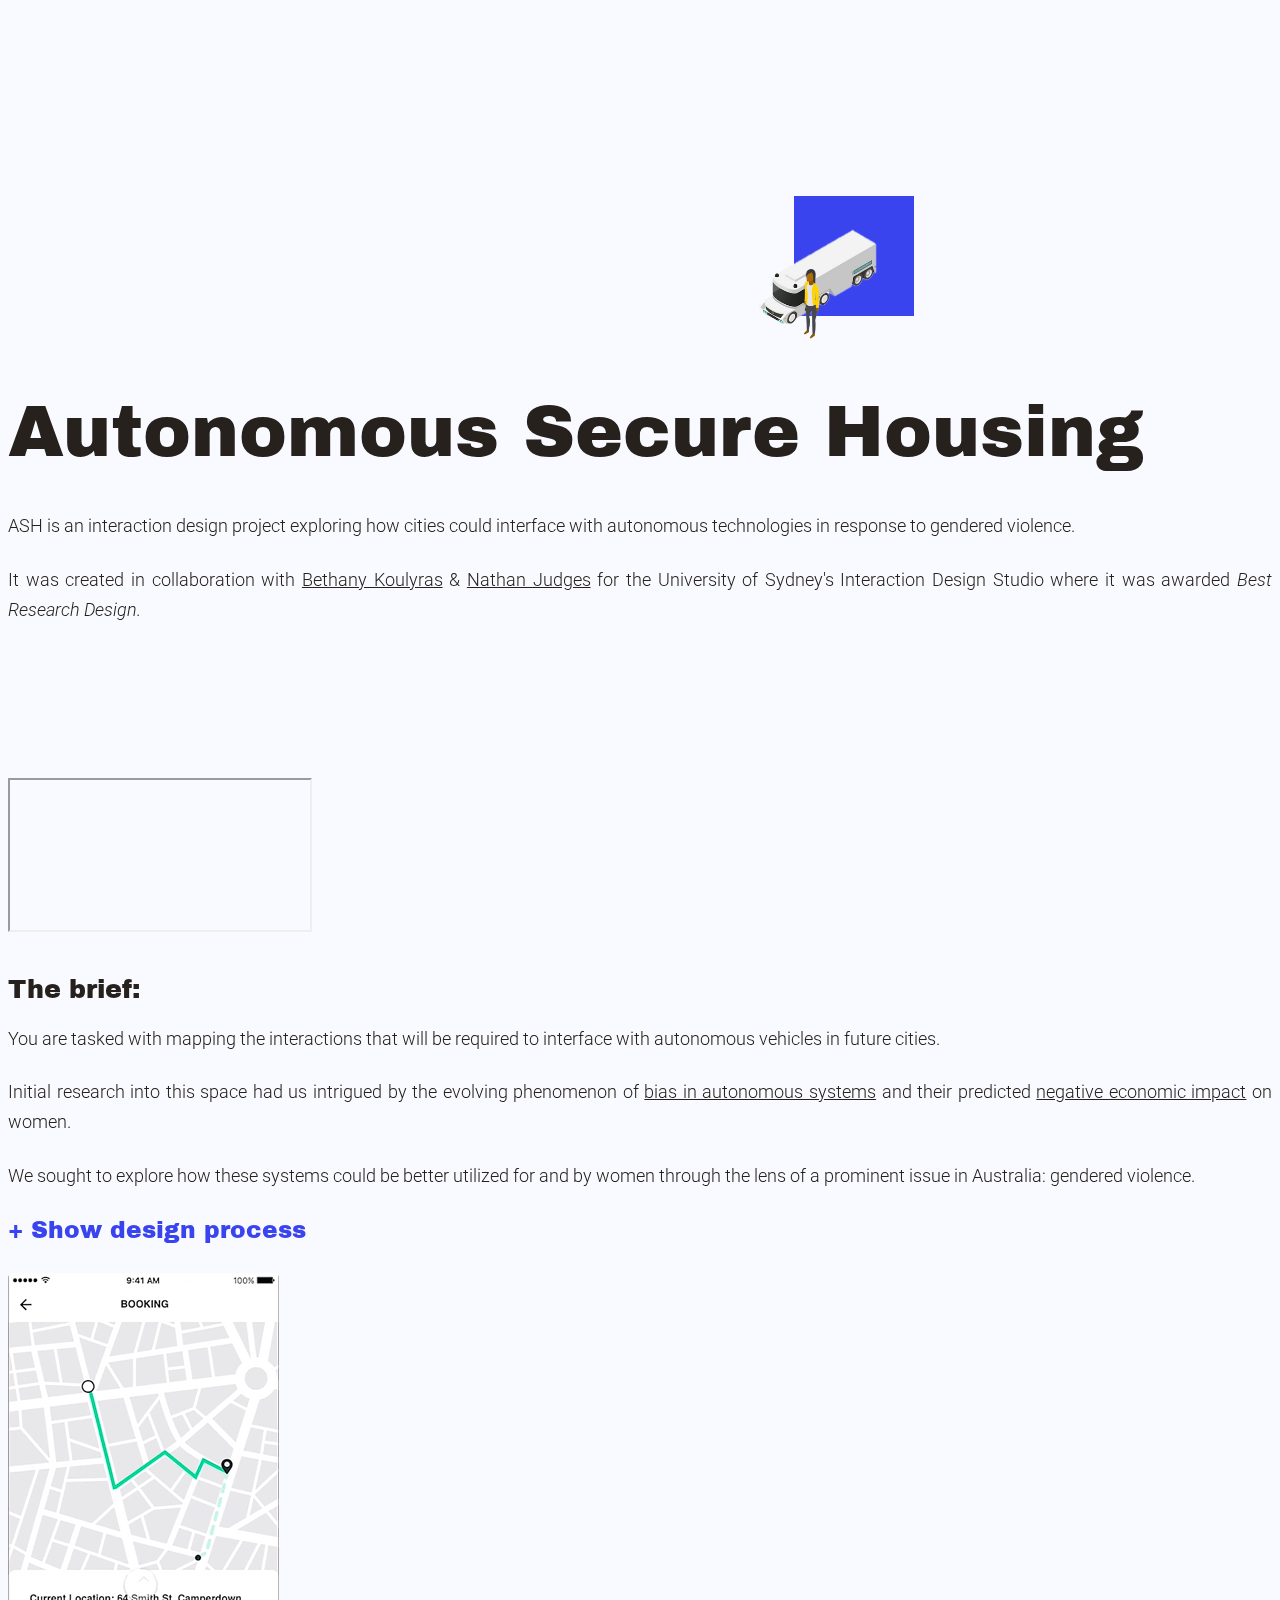
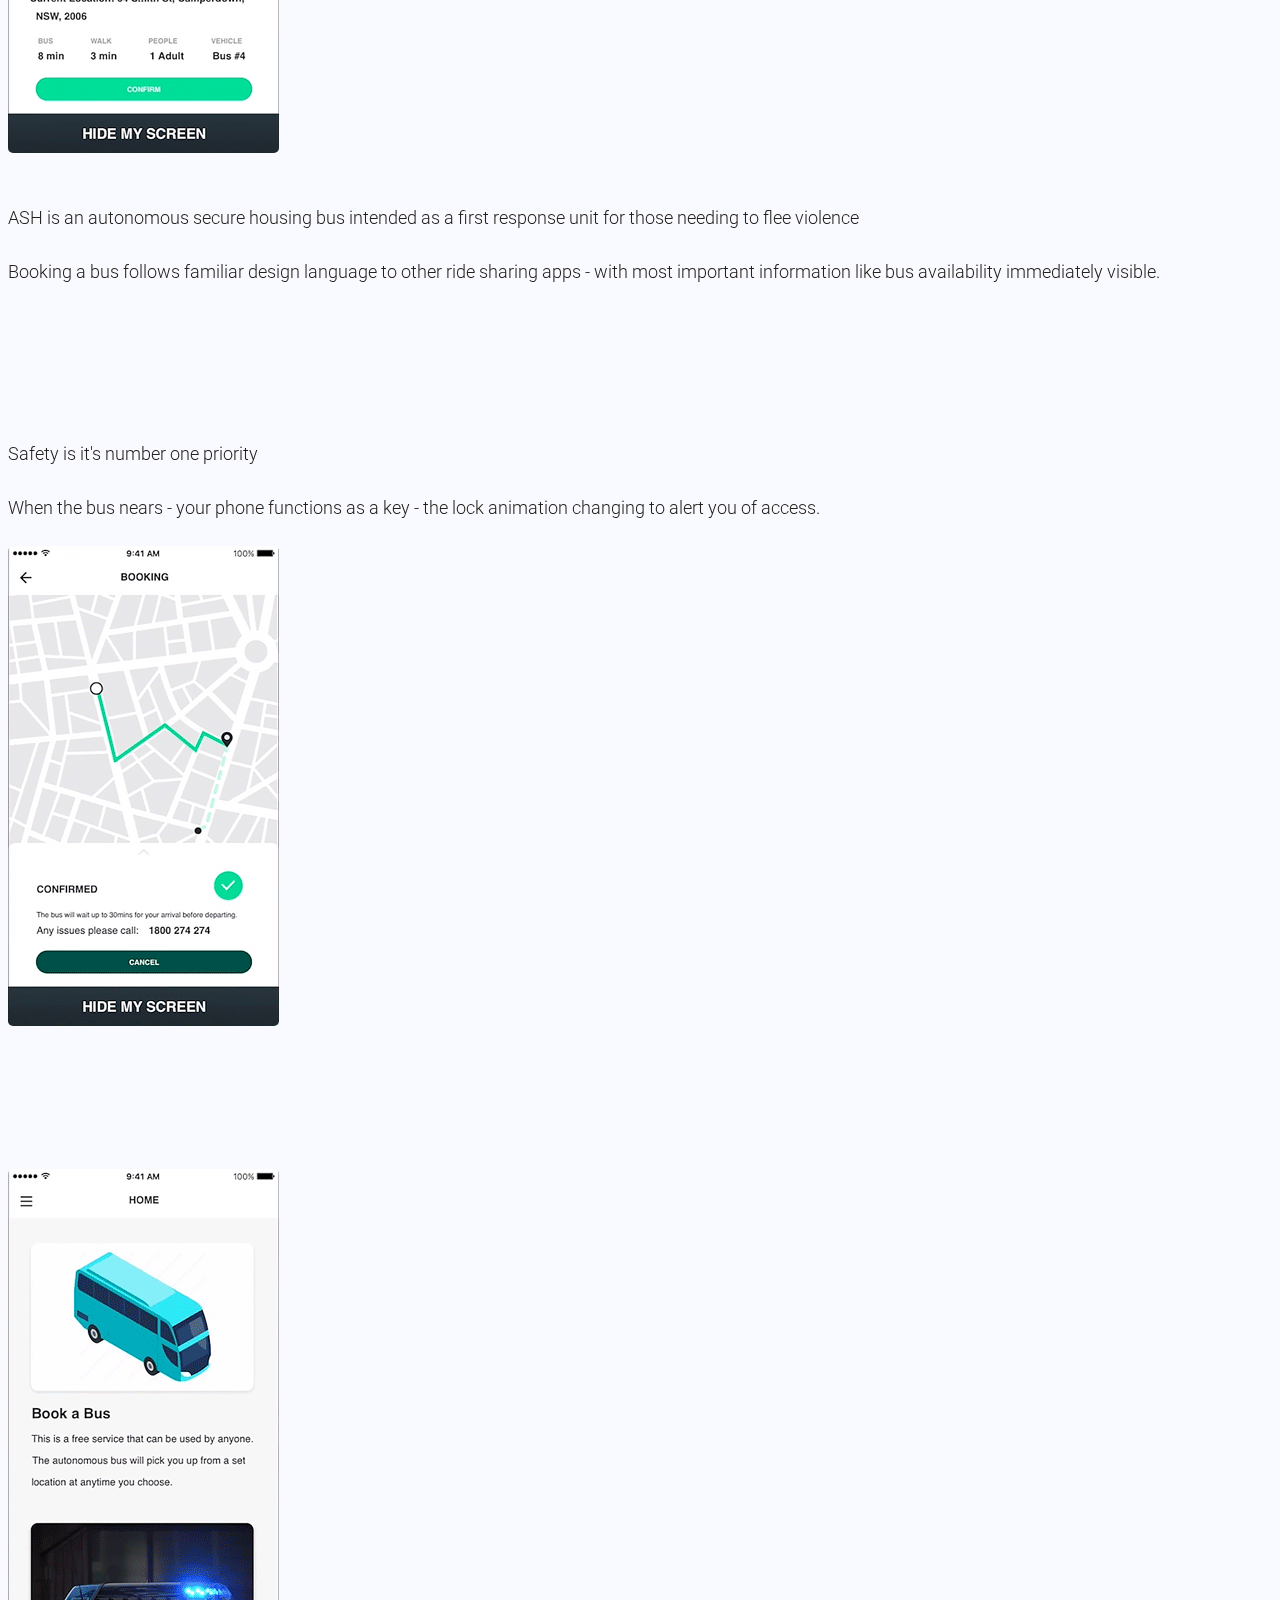
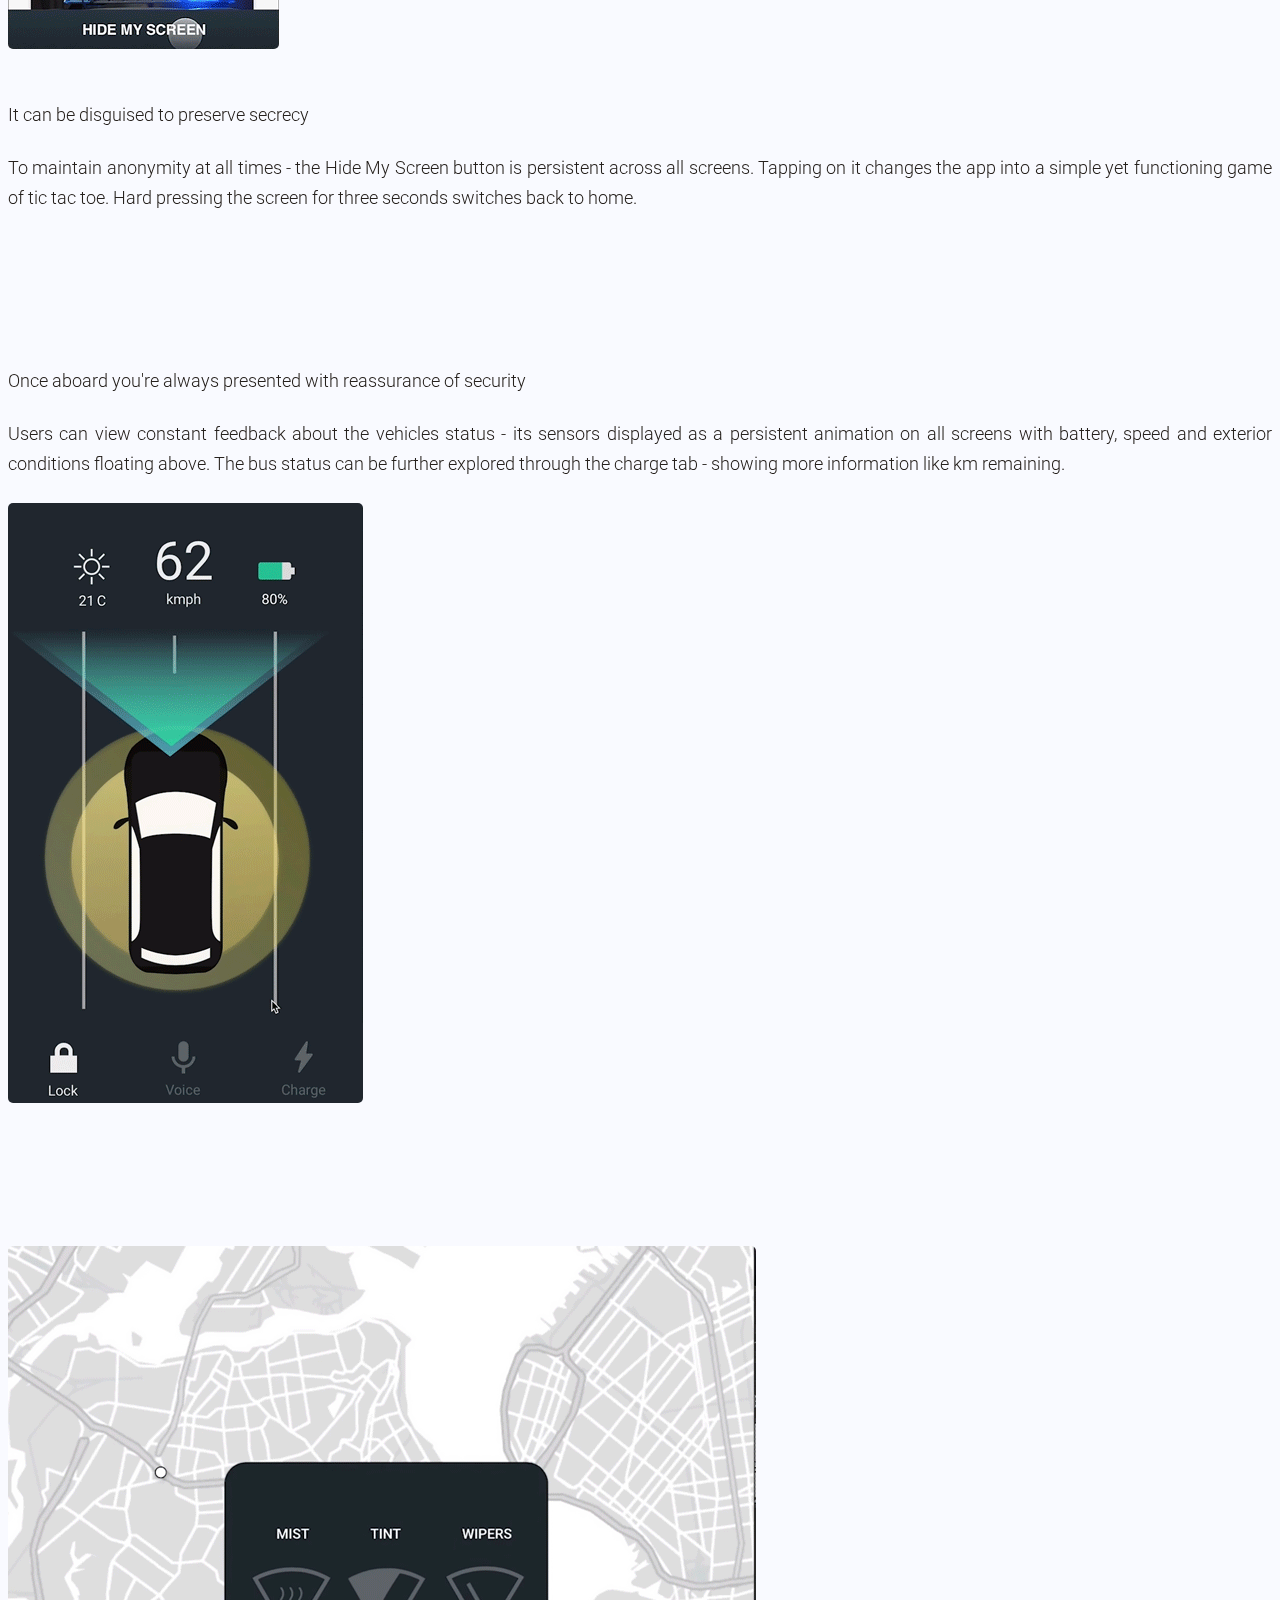
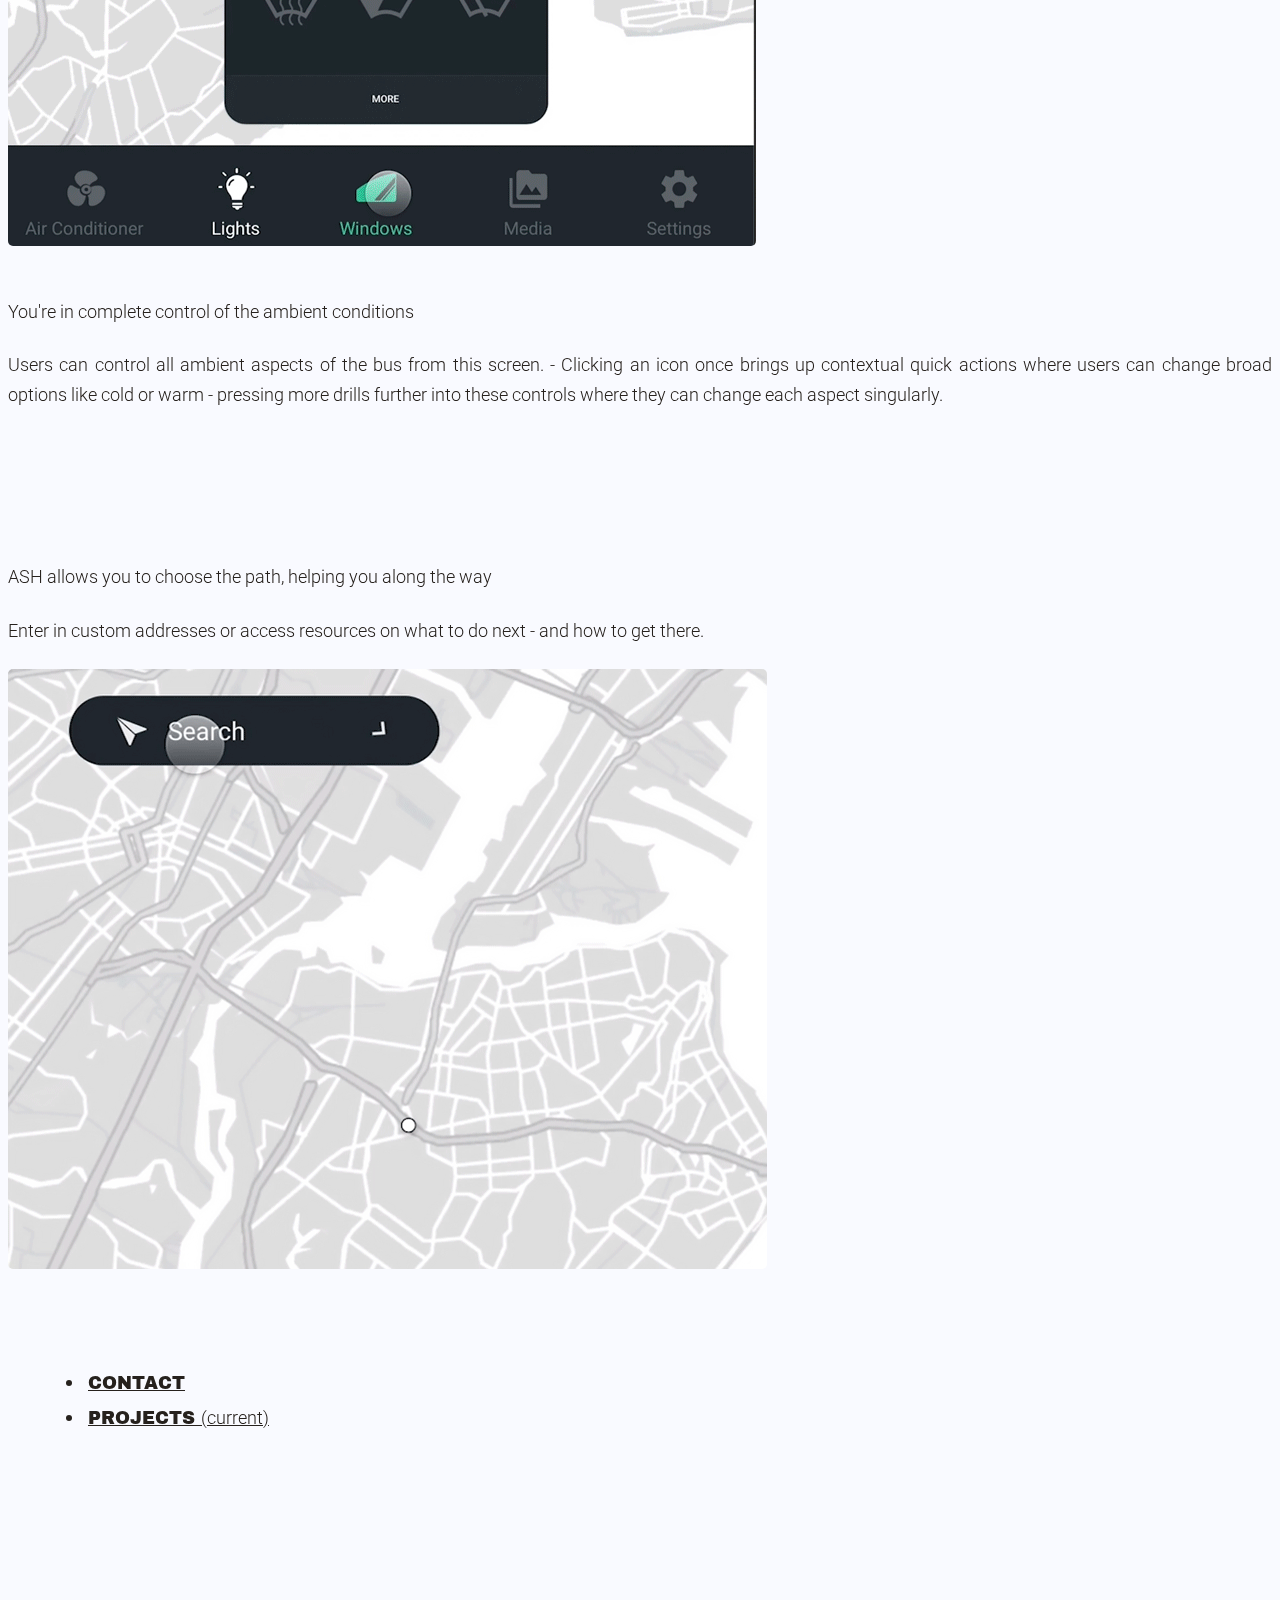
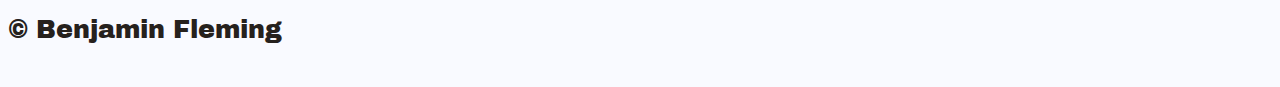
<file: autonomous-secure-housing_connor.html>
<!doctype html>
<html lang="en">

<head>
    <!-- Required meta tags -->
    <meta charset="utf-8">
    <meta name="viewport" content="width=device-width, initial-scale=1, shrink-to-fit=no">

    <!-- Bootstrap CSS -->
    <link rel="stylesheet" href="https://stackpath.bootstrapcdn.com/bootstrap/4.1.3/css/bootstrap.min.css" integrity="sha384-MCw98/SFnGE8fJT3GXwEOngsV7Zt27NXFoaoApmYm81iuXoPkFOJwJ8ERdknLPMO" crossorigin="anonymous">

    <!-- Grab Google Fonts -->
    <link href="https://fonts.googleapis.com/css?family=Archivo+Black|Roboto:300,400" rel="stylesheet">

    <!-- Custom CSS File -->
    <link rel="stylesheet" href="./css/flickity.css" media="screen">
    <link rel="stylesheet" href="./custom_connor.css">



    <!-- Page Title -->
    <title>Benjamin Fleming - Autonomous Secure Housing</title>

    <!-- This is our Meta Description -->
    <meta name="description" content="An interaction design project exploring how cities could interface with autonomous technologies in response to gendered violence by Benjamin Fleming.">

</head>

<body>







    <!-- Portrait logo start -->
    <div class="container sticky-top square-container">
        <img src="./img/common/logo_image.png" class="rounded float-right square-positioning" id="selfportrait" alt="Benjamin Fleming">
        <div class="square-main rounded float-right square-positioning" id="squareanimate"></div>
    </div>
    <!-- Portrait logo end -->

    <div class="container">


        <div class="container" id="splice">



            <!--            <div class="row">

                <div class="col-md-9">-->

            <div class="row master-heading">
                <div class="col-md-12">
                    <h1>Autonomous Secure Housing</h1>
                </div>
            </div>





            <div class="row introduction">
                <div class="col-md-12">
                    <p>ASH is an interaction design project exploring how cities could interface with autonomous technologies in response to gendered violence.</p>

                    <p class="text-muted">It was created in collaboration with <a href="https://bethkoulyras.com" target="_blank">Bethany Koulyras</a> & <a href="https://nathanjudges.com" target="_blank">Nathan Judges</a> for the University of Sydney's Interaction Design Studio where it was awarded <i>Best Research Design.</i></p>


                </div>
            </div>

            <div class="row">
                <div class="col-md-12">
                    <div class="embed-responsive embed-responsive-16by9">
                        <iframe class="embed-responsive-item" src="https://www.youtube.com/embed/pPuKaOvgTng?vq=hd1080&rel=0&color=white" allowfullscreen></iframe>
                    </div>

                </div>
            </div>


            <div class="row">
                <div class="col-md-1">


                </div>

                <div class="col-md-10">
                    <h4>The brief:</h4>
                    <p class="lead">You are tasked with mapping the interactions that will be required to interface with autonomous vehicles in future cities.</p>



                </div>

                <div class="col-md-1">


                </div>
            </div>
            <div class="row">
                <div class="col-md-12">

                    <p> Initial research into this space had us intrigued by the evolving phenomenon of <a href="https://www.researchgate.net/publication/318830422_Algorithmic_Bias_in_Autonomous_Systems" target="_blank" class="text-muted">bias in autonomous systems</a> and their predicted <a href="https://foreignpolicy.com/2017/01/16/women-vs-the-machine/" target="_blank" class="text-muted">negative economic impact</a> on women. </p>

                    <p> We sought to explore how these systems could be better utilized for and by women through the lens of a prominent issue in Australia: gendered violence. </p>
                </div>
            </div>

            <div class="showprocess" id="fold"><a class="button fold_p" id="departure-button" style="">+ Show design process</a>

            </div>

            <div class="scrl-underline-reveal" id="scrollReveal"></div>

            <div class="toggle" style="display: none;">



                <div class="row">


                    <div class="col-md-12">
                        <h4>Research</h4>
                        <p>To understand this problem space we first asked ourselves what we needed to know, who should we engage with, and how? From this we designed a triangulated research approach to uncover the current processes, technology, and problems in this sector across distinct stakeholder groups: </p>

                    </div>


                </div>






                <!--Testing alternate display styles-->

                <!--                    <div class="row text-center">
                        <div class="col-md-12">
                            <table class="table table-borderless align-middle">
                                <tbody>
                                    <tr>
                                        <td class="sm-table-txt">Semi-structured interviews, contextual inquiry</td>
                                        <td class="sm-table-txt">Narrative inquiry, secondary analysis</td>
                                        <td class="sm-table-txt">Semi-structured interviews, contextual inquiry</td>
                                    </tr>

                                    <tr>
                                        <td><img src="./img/portfolio/police_ico.png" class="img-fluid" alt="Responsive image"></td>
                                        <td><img src="./img/portfolio/victims_ico.png" class="img-fluid" alt="Responsive image"></td>
                                        <td><img src="./img/portfolio/services_ico.png" class="img-fluid" alt="Responsive image"></td>
                                    </tr>

                                    <tr>
                                        <td class="md-table-txt">Police</td>
                                        <td class="md-table-txt">Victims</td>
                                        <td class="md-table-txt">Services</td>
                                    </tr>






                                </tbody>
                            </table>
                        </div>
                    </div>-->


                <div class="row text-center">
                    <div class="col-md-12">
                        <table class="table table-borderless align-middle" id="services">
                            <tbody>


                                <tr>
                                    <td class="md-table-txt">Police</td>
                                    <td class="md-table-txt">Victims</td>
                                    <td class="md-table-txt">Services</td>
                                </tr>



                                <tr>
                                    <td class="sm-table-txt">Semi-structured interviews,<br>contextual inquiry</td>
                                    <td class="sm-table-txt">Narrative inquiry,<br>secondary analysis</td>
                                    <td class="sm-table-txt">Semi-structured interviews,<br>contextual inquiry</td>
                                </tr>










                            </tbody>
                        </table>
                    </div>
                </div>

                
                                <div class="row">
                    <div class="col-md-12">
                        <p>To answer these questions I selected three research techniques: contextual inquiry, observation and semi structured interviews coupled with intense secondary research on the topic with an Australian focus. </p>

                        <p>I felt that observational techniques of these services and witnessing the technology and processes they used combined with narrative recounts from social workers would form a robust base of data to create design artefacts like personas and storyboards to influence our interface design choices.  </p>



                    </div>
                </div>
                
                                <div class="row">
                    <div class="col-md-12">
                        <h4>Semi-structured interview</h4>
                        <p>First I perfomed a literature review to frame the interview and gain an introductory understanding of the terminology and current state of affairs in the sector.</p>
                        <blockquote class="blockquote pl-2 pr-2"><p class="mb-0">Fragmentation and gaps between social and government services, law systems and enforcement, create barriers for assistance and prevention.</p> <footer class="blockquote-footer">ALRC, NSWLRC, 2010</footer></blockquote>                           <blockquote class="blockquote pl-2 pr-2"><p class="mb-0">Domestic violence and homelessness are intrinsically linked; fear of homelessness and housing insecurity prevent women from leaving dangerous situations.</p> <footer class="blockquote-footer">Cameron, 2015</footer></blockquote>                           <blockquote class="blockquote pl-2 pr-2"><p class="mb-0">The most prevalent cited cause for womens homelessness is domestic violence.</p> <footer class="blockquote-footer">McLaren, 2013</footer></blockquote>   

                    </div>
                </div>
                
                                                <div class="row">
                    <div class="col-md-12">
                        
                        <p>My research lead me into contacting a case manager and social worker from the <i>Women’s and Girls’ Emergency Centre</i>; a specialist homelessness service providing crisis accomodation and both in house and outreach support for women and families escaping domestic violence. Whilst I intended the interview to be open ended, I decided on a set of base questions I hoped to answer:</p>


                    </div>
                </div>
                
                 <div class="row">
                    <div class="col-md-12">
                        <ul>
                            <li>What are the current processes when an at risk woman approaches your service? </li>
                            <li>What role does your job and your organisation have in this context?</li>
                            <li>What technologies are currently utilized, and how do you feel about them?

                            </li>
                            <li>What are the barriers you face when assisting clients, and what barriers do at risk women face when interacting with your service?</li>

                        </ul>

                    </div>
                </div>
                
                 <div class="row">
                    <div class="col-md-6">
                        <h4>Contextual inquiry</h4>
                        <p>As the purpose of this project was creating interactions, I wanted to better understand the contexts that social workers worked within. I arranged to perform contextual inquiry and interviews with the <i>Newtown Neighbourhood Centre,</i> a generalist homeless service providing predominantly outreach support for those at risk of homelessness in the Inner West of Sydney.</p>

                    </div>
               
                
                
                 <div class="col-md-5 align-middle">
                        <ul>
                            <li>What are the processes involved in your day to day servicing of clients?</li>
                            <li>What technologies are currently utilised in your service? And how do you feel about them?</li>
                            <li>What outreach services do you provide and how do you provide them?</li>
                            <li>Roleplaying a new client intake, observing required tech, forms, and systems </li>
                        </ul>
                    </div>
                      </div>


                <div class="row">
                    <div class="col-md-12">
                        <h4>Analysis</h4>
                        <p>After conducting our primary research we analyzed the data we'd collected using affinity diagramming and problem mapping to distill what we'd learnt into sets of user needs and design tools like personas and current state storyboards. </p>
                    </div>

                </div>

                <div class="row align-items-center" id="mobilecarouselhide">
                    <div class="col-md-8">
                        <img src="./img/process-journal/concept_map1.jpg" class="img-fluid" alt="Responsive image">
                    </div>



                    <div class="col-md-4">
                        <img src="./img/process-journal/affinity_diagram2.jpg" class="img-fluid" alt="Responsive image">
                    </div>

                </div>




                <div class="gallery" data-flickity='{ "imagesLoaded": true }' id="mobilecarouselshow">
                    <img class="carousel-image" src="./img/process-journal/concept_map1.jpg" alt="Responsive image">
                    <img class="carousel-image" src="./img/process-journal/affinity_diagram2.jpg" alt="Responsive image">
                </div>








                <div class="row" id="under-carousel">
                    <div class="col-md-12">
                        <p>Our analysis efforts quickly became incredibly complex. This problem is incredibly multi-faceted, there are no ‘one size fits all’ solutions. Our research covered distinct intersections of the issue, all with differing needs of an interface and goals/processes that sometimes directly competed with one another. How could we support each stakeholders approach while achieving better outcomes?</p>
                    </div>

                </div>

                <div class="row">
                    <div class="col-md-12">
                        <h4>Ideation</h4>
                        <p>We broke up our stakeholders and paired them with vehicles using forced association techniques, generating nearly 100 concepts. Embodying our personas - we analyzed trends in our solutions and shaved them down in a knockout process until three remained. </p>

                        <p>To select the best concept, we first employed generative methods to flesh out their features and benefits and then semi-realized all three through storyboards and early paper prototypes. </p>
                    </div>

                </div>



                <div class="row">
                    <div class="col-md-12">
                        <img src="./img/portfolio/paperprototype.png" class="img-fluid" alt="Responsive image">
                    </div>

                </div>


                <div class="row">
                    <div class="col-md-12">
                        <h4>User testing</h4>
                        <p>Users were involved at every step of our process. We created task-based think aloud tests for each of our iterations, using sketching and the Pop by Marvel app to test our lower fidelity wireframes. Their feedback informed our decisions when developing higher fidelity mockups in Sketch and then interactive prototypes using Framer. </p>

                    </div>
                </div>

                <div class="row">
                    <div class="col-md-12">

                        <img src="./img/portfolio/storyboard.png" class="img-fluid" alt="Responsive image">

                    </div>
                </div>

                <div class="row">
                    <div class="col-md-12">


                        <p>We also illustrated multiple scenarios and walked participants through these during testing and used these responses to further our concept. This allowed us to select Autonomous Secure Housing (ASH) as the chosen solution. It met the most user needs and supported the best outcomes for all stakeholders. We were also interested in designing dual interfaces that interact with the one service and exploring how they'd work in harmony. </p>
                    </div>

                </div>


                <div class="row">
                    <div class="col-md-12">
                        <h4>Iteration</h4>
                        <p>The interfaces were developed through further research of ride sharing and personal safety applications, and current semi-autonomous vehicle displays. As the intended audience would be broad - we aimed to maintain consistency with current UI patterns with an emphasis on providing legible & semantic interactions. </p>
                    </div>

                </div>

                <div class="row align-items-center" id="mobilecarouselhide">
                    <div class="col-md-4">
                        <img src="./img/portfolio/apppaperproto1.png" class="img-fluid" alt="Responsive image">
                    </div>

                    <div class="col-md-4">
                        <img src="./img/portfolio/apppaperproto2.png" class="img-fluid" alt="Responsive image">
                    </div>

                    <div class="col-md-4">
                        <img src="./img/portfolio/apppaperproto3.png" class="img-fluid" alt="Responsive image">
                    </div>

                </div>

                <div class="row align-items-center" id="mobilecarouselhide">
                    <div class="col-md-6">
                        <img src="./img/portfolio/buspaperproto1.png" class="img-fluid" alt="Responsive image">
                    </div>

                    <div class="col-md-6">
                        <img src="./img/portfolio/buspaperproto2.png" class="img-fluid" alt="Responsive image">
                    </div>

                </div>

                <div class="row align-items-center" id="mobilecarouselhide">
                    <div class="col-md-1">

                    </div>

                    <div class="col-md-10">
                        <img src="./img/portfolio/buspaperproto3.png" class="img-fluid" alt="Responsive image">
                    </div>

                    <div class="col-md-1">

                    </div>

                </div>


                <div class="gallery2" data-flickity='{ "imagesLoaded": true }' id="mobilecarouselshow">
                    <img class="carousel-image2" src="./img/portfolio/apppaperproto1.png" alt="Responsive image">
                    <img class="carousel-image2" src="./img/portfolio/apppaperproto2.png" alt="Responsive image">
                    <img class="carousel-image2" src="./img/portfolio/apppaperproto3.png" alt="Responsive image">

                    <img class="landscape-carousel-image2" src="./img/portfolio/buspaperproto1.png" alt="Responsive image">
                    <img class="landscape-carousel-image2" src="./img/portfolio/buspaperproto2.png" alt="Responsive image">
                    <img class="landscape-carousel-image2" src="./img/portfolio/buspaperproto3.png" alt="Responsive image">
                </div>



                <div class="row" id="under-carousel">
                    <div class="col-md-12">
                        <h4>Problem space & concept solutions</h4>
                        <p class="lead"> Women do not leave dangerous situations for diverse reasons </p>
                        <p class="text-muted"> Fear of repercussions from the police to either victim or partner, fear of the unknown or the safety of their children. Victims rarely want to leave a situation - they just want the violence to stop. It takes on average eight attempts to leave a violent relationship.
                        </p>
                        <p class="text-muted"> ASH would provide an avenue for leaving - or even just a safe space to think about doing so - without disclosing to anyone, not even the police.</p>

                        <p class="lead"> Even if they did want to leave - there could be nowhere to go</p>
                        <p class="text-muted"> Refuges, emergency centres and crisis accomodations are underfunded and at capacity. The wait for more permanent accomodation can be upwards of ten years.

                        </p>
                        <p class="text-muted"> Whilst ASH is not intended as a forever home - a fleet of them may be able to lessen the load on existing resources and free up space for others. Knowing there is a private safe space could encourage women to leave sooner and assess their options, preventing a critical decision to stay. </p>

                        <p class="lead"> Police may not be the best first response to domestic violence </p>
                        <p class="text-muted"> Police as the first responders to domestic violence bring with it inherent challenges. Some women have been cited as unhappy with the way their cases are handled, particularly in the evidence captured by police, timeliness of responses, and the attitudes of first responding officers.
                        </p>
                        <p class="text-muted"> <a href="https://www.researchgate.net/publication/280429734_Women's_narratives_on_their_interactions_with_the_first_response_police_officer_following_an_incident_of_domestic_violence_in_the_UK" target="_blank"> Research suggests </a> their approach could deepen distrust of services, reduce the likelihood of conviction and culturally reinforce an idea of “acceptable violence,” cyclically preventing instances of violence and creating cultures that aggravate the issue as whole.</p>

                        <p class="text-muted"> ASH would provide a safe space for women separate from police. Women would be more likely to seek help if the response were less aggressive - and we hope to explore ways ASH could actually help this evidence collection process and assist in the conviction of offenders while protecting those who need it.</p>


                    </div>
                </div>

            </div>

            <div class="row justify-content-center align-items-center portfolio-grid">


                <div class="col-md-6">
                    <img src="./img/portfolio/mobileappanim1.gif" class="img-fluid mx-auto d-block" alt="Responsive image">
                </div>

                <div class="col-md-5">
                    <p class="lead">ASH is an autonomous secure housing bus intended as a first response unit for those needing to flee violence </p>
                    <p class="text-muted"> Booking a bus follows familiar design language to other ride sharing apps - with most important information like bus availability immediately visible.
                    </p>
                </div>


            </div>



            <div class="row justify-content-center align-items-center portfolio-grid">



                <div class="col-md-5">
                    <p class="lead"> Safety is it's number one priority</p>
                    <p class="text-muted">When the bus nears - your phone functions as a key - the lock animation changing to alert you of access.
                    </p>
                </div>

                <div class="col-md-6">
                    <img src="./img/portfolio/mobileappanim2.gif" class="img-fluid  mx-auto d-block" alt="Responsive image">
                </div>




            </div>

            <div class="row justify-content-center align-items-center portfolio-grid">


                <div class="col-md-6">
                    <img src="./img/portfolio/mobileappanim3.gif" class="img-fluid mx-auto d-block" alt="Responsive image">
                </div>

                <div class="col-md-5">
                    <p class="lead"> It can be disguised to preserve secrecy </p>
                    <p class="text-muted"> To maintain anonymity at all times - the Hide My Screen button is persistent across all screens. Tapping on it changes the app into a simple yet functioning game of tic tac toe. Hard pressing the screen for three seconds switches back to home.
                    </p>
                </div>


            </div>




            <div class="row justify-content-center align-items-center portfolio-grid">




                <div class="col-md-5">
                    <p class="lead"> Once aboard you're always presented with reassurance of security </p>
                    <p class="text-muted">Users can view constant feedback about the vehicles status - its sensors displayed as a persistent animation on all screens with battery, speed and exterior conditions floating above. The bus status can be further explored through the charge tab - showing more information like km remaining.
                    </p>
                </div>

                <div class="col-md-6">
                    <img src="./img/portfolio/inbusanim1.gif" class="img-fluid mx-auto d-block" alt="Responsive image">
                </div>




            </div>

            <div class="row justify-content-center align-items-center portfolio-grid">


                <div class="col-md-6">
                    <img src="./img/portfolio/inbusanim2.gif" class="img-fluid mx-auto d-block" alt="Responsive image">
                </div>

                <div class="col-md-5">
                    <p class="lead"> You're in complete control of the ambient conditions </p>
                    <p class="text-muted">Users can control all ambient aspects of the bus from this screen. - Clicking an icon once brings up contextual quick actions where users can change broad options like cold or warm - pressing more drills further into these controls where they can change each aspect singularly.
                    </p>
                </div>


            </div>



            <div class="row justify-content-center align-items-center">




                <div class="col-md-5">
                    <p class="lead">ASH allows you to choose the path, helping you along the way</p>
                    <p class="text-muted"> Enter in custom addresses or access resources on what to do next - and how to get there.
                    </p>
                </div>

                <div class="col-md-6">
                    <img src="./img/portfolio/inbusanim3.gif" class="img-fluid mx-auto d-block" alt="Responsive image">
                </div>




            </div>




            <!--
                
                                <div class="row">
                    <div class="col-md-4">
                        <p>Semi-structured interviews, contextual inquiry</p>

                    </div>

                    <div class="col-md-4">
                        <p>Narrative inquiry</p>

                    </div>

                    <div class="col-md-4">
                        <p>Semi-structured interviews, contextual inquiry</p>

                    </div>
                </div>
                
                
                                                <div class="row">
                    <div class="col-md-4">
                         <img src="./img/portfolio/police_ico.png" class="img-fluid" alt="Responsive image">

                    </div>

                    <div class="col-md-4">
                         <img src="./img/portfolio/victims_ico.png" class="img-fluid" alt="Responsive image">

                    </div>

                    <div class="col-md-4">
                         <img src="./img/portfolio/services_ico.png" class="img-fluid" alt="Responsive image">

                    </div>
                </div>
-->





            <!--                </div>
            </div>-->
        </div>


    </div>

    <!-- This is where our Navbar lives -->
    <nav class="navbar navbar-expand-sm fixed-top">
        <div class="container">


            <ul class="navbar-nav">
                <li class="nav-item">
                    <a class="nav-item nav-link hvr-underline-reveal" href="./contact.html">CONTACT</a>
                </li>

                <li class="nav-item">
                    <a class="nav-item nav-link hvr-underline-reveal active" href="./index.html">PROJECTS <span class="sr-only">(current)</span></a>
                </li>
            </ul>

        </div>

    </nav>
    <!-- Navbar End -->
    <!-- Footer -->
    <div class="footer">
        <div class="container">
            <div class="row">
                <div class="col-md-6">
                    <h4 class="small">&copy; Benjamin Fleming</h4>
                </div>
            </div>
        </div>
    </div>

    <!-- Scripts -->

    <script src="https://ajax.googleapis.com/ajax/libs/jquery/3.3.1/jquery.min.js"></script>
    <script src="https://stackpath.bootstrapcdn.com/bootstrap/4.1.3/js/bootstrap.min.js" integrity="sha384-ChfqqxuZUCnJSK3+MXmPNIyE6ZbWh2IMqE241rYiqJxyMiZ6OW/JmZQ5stwEULTy" crossorigin="anonymous"></script>
    <script type="text/javascript" src="./js/flickity.pkgd.js"></script>
    <script type="text/javascript" src="./js/customScript.js"></script>

</body>

</html>
</file>
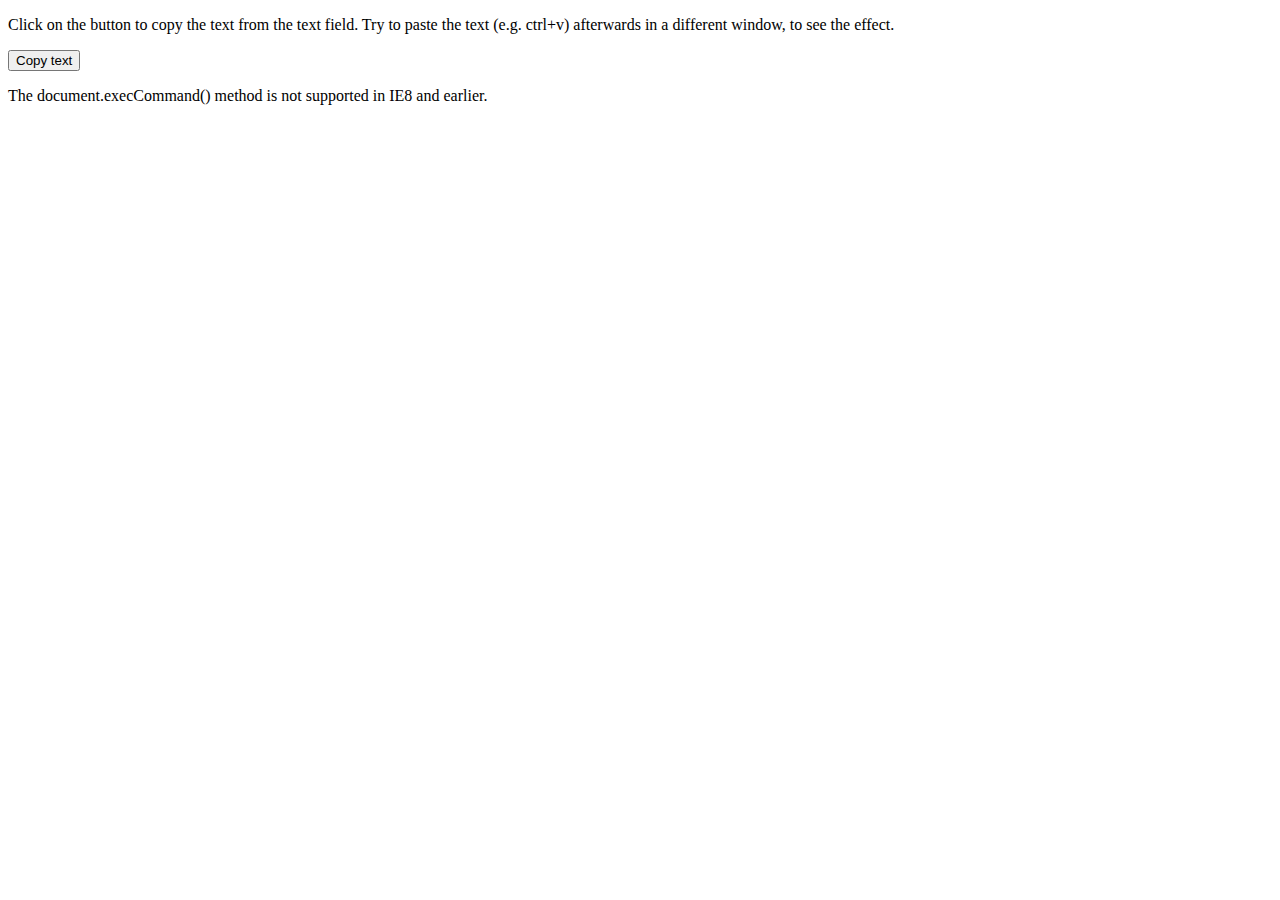
<file: clipboardtest.html>
<!DOCTYPE html>
<html>
<head>
<meta name="viewport" content="width=device-width, initial-scale=1">
<style>
.tooltip {
  position: relative;
  display: inline-block;
}

.tooltip .tooltiptext {
  visibility: hidden;
  width: 140px;
  background-color: #555;
  color: #fff;
  text-align: center;
  border-radius: 6px;
  padding: 5px;
  position: absolute;
  z-index: 1;
  bottom: 150%;
  left: 50%;
  margin-left: -75px;
  opacity: 0;
  transition: opacity 0.3s;
}

.tooltip .tooltiptext::after {
  content: "";
  position: absolute;
  top: 100%;
  left: 50%;
  margin-left: -5px;
  border-width: 5px;
  border-style: solid;
  border-color: #555 transparent transparent transparent;
}

.tooltip:hover .tooltiptext {
  visibility: visible;
  opacity: 1;
}

input#myEmail {
	display: none;
}
</style>
</head>
<body>

<p>Click on the button to copy the text from the text field. Try to paste the text (e.g. ctrl+v) afterwards in a different window, to see the effect.</p>

<input type="text" value="benjaminjamesf@gmail.com" id="myEmail">

<div class="tooltip">
<button onclick="copyEmail()" onmouseout="outFunc()">
  <span class="tooltiptext" id="myTooltip">Copy to clipboard</span>
  Copy text
  </button>
</div>

<p>The document.execCommand() method is not supported in IE8 and earlier.</p>

<script>
function copyEmail() {
  var copyText = document.getElementById("myEmail");
  copyText.select();
  document.execCommand("copy");
  
  var tooltip = document.getElementById("myTooltip");
  tooltip.innerHTML = "Copied: " + copyText.value;
}

function outFunc() {
  var tooltip = document.getElementById("myTooltip");
  tooltip.innerHTML = "Copy to clipboard";
}
</script>

</body>
</html>
</file>
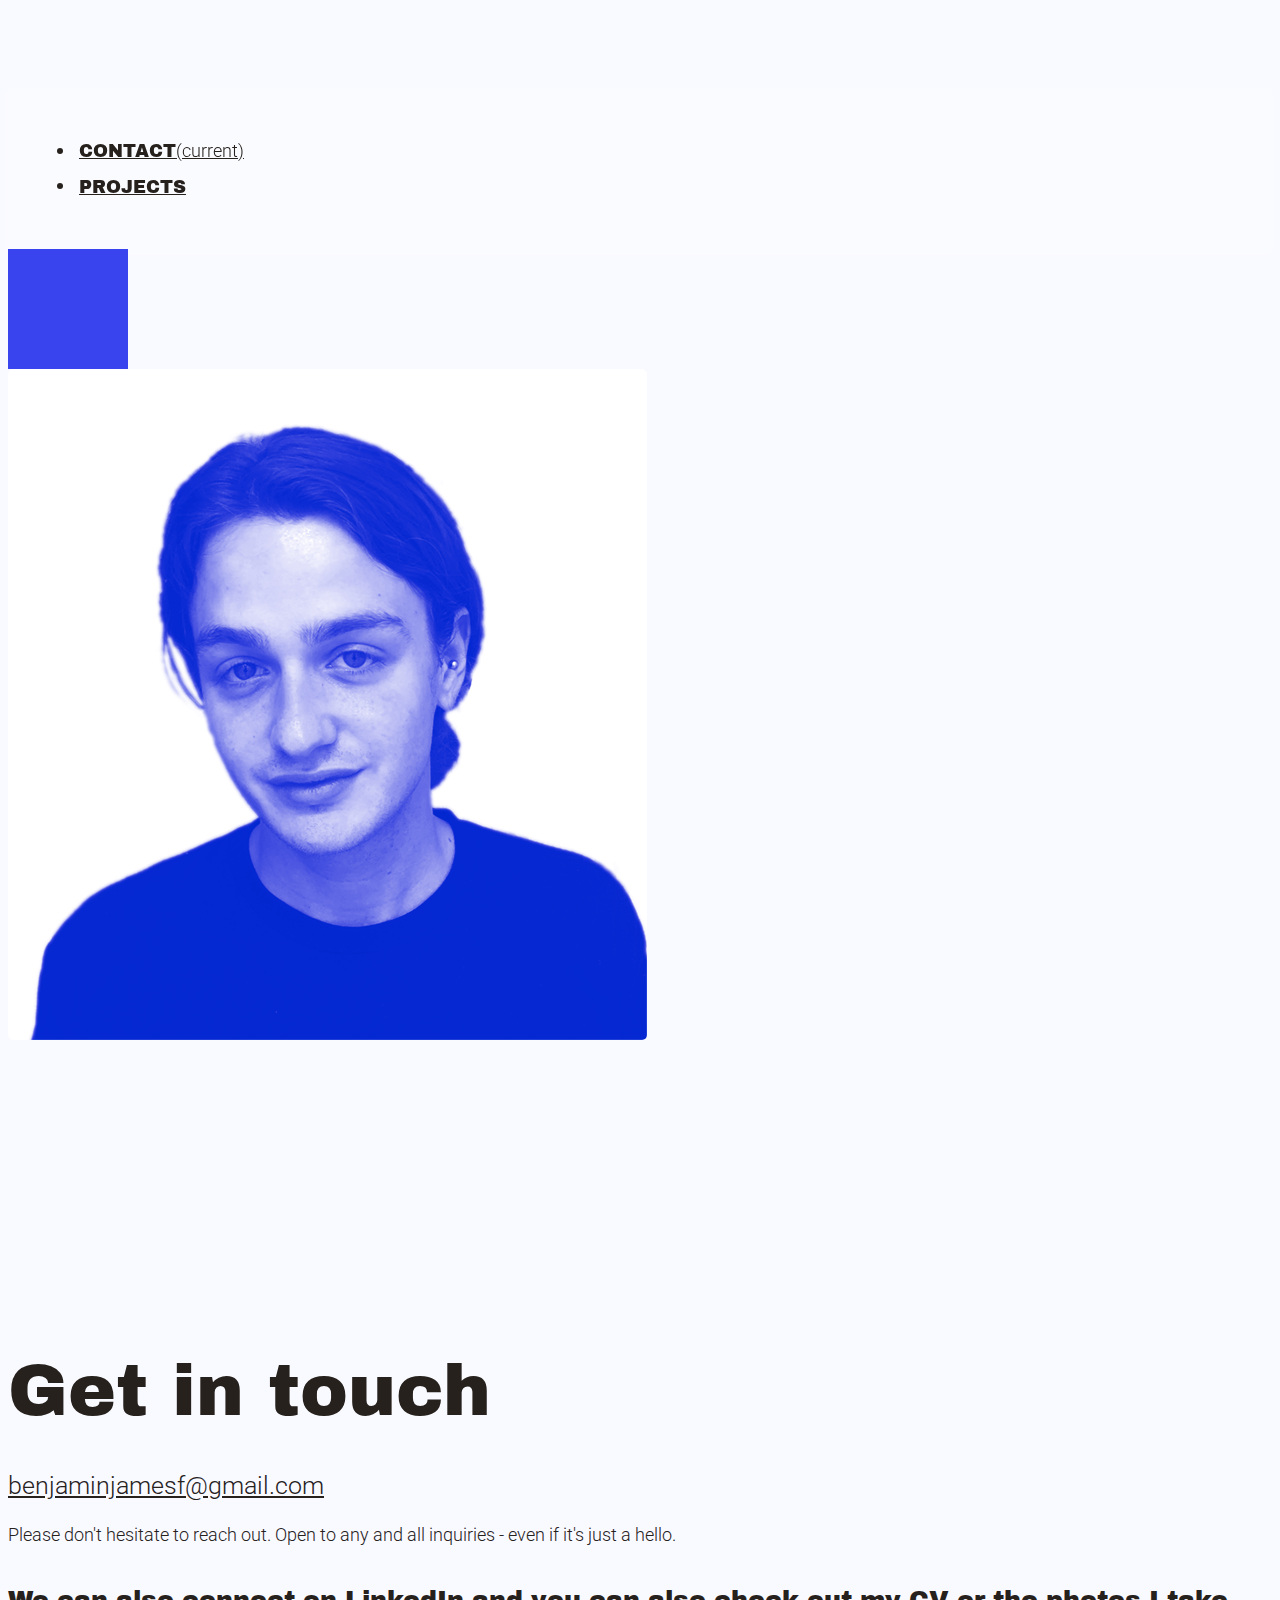
<file: contact.html>
<!doctype html>
<html lang="en">

<head>
    <!-- Required meta tags -->
    <meta charset="utf-8">
    <meta name="viewport" content="width=device-width, initial-scale=1, shrink-to-fit=no">

    <!-- Bootstrap CSS -->
    <link rel="stylesheet" href="https://stackpath.bootstrapcdn.com/bootstrap/4.1.3/css/bootstrap.min.css" integrity="sha384-MCw98/SFnGE8fJT3GXwEOngsV7Zt27NXFoaoApmYm81iuXoPkFOJwJ8ERdknLPMO" crossorigin="anonymous">

    <!-- Grab Google Fonts -->
<link href="https://fonts.googleapis.com/css?family=Archivo+Black|Roboto:300,400" rel="stylesheet">

    <!-- Custom CSS File -->
    <link rel="stylesheet" href="./css/flickity.css" media="screen">
    <link rel="stylesheet" href="./custom.css">

    <!-- Scripts -->

    <script src="https://ajax.googleapis.com/ajax/libs/jquery/3.3.1/jquery.min.js"></script>
    <script src="https://stackpath.bootstrapcdn.com/bootstrap/4.1.3/js/bootstrap.min.js" integrity="sha384-ChfqqxuZUCnJSK3+MXmPNIyE6ZbWh2IMqE241rYiqJxyMiZ6OW/JmZQ5stwEULTy" crossorigin="anonymous"></script>
    <script type="text/javascript" src="./js/customScript.js"></script>

    <!-- Page Title -->
    <title>Benjamin Fleming - Contact me</title>

    <!-- This is our Meta Description -->
    <meta name="description" content="Contact Benjamin Fleming, product designer.">

</head>
  <body>

    <!-- This is where our Navbar lives -->
    <nav class="navbar navbar-expand-sm fixed-top">
        <div class="container">


            <ul class="navbar-nav">
                <li class="nav-item">
                    <a class="nav-item nav-link hvr-underline-reveal active" href="./contact.html">CONTACT<span class="sr-only">(current)</span></a>
                </li>

                <li class="nav-item">
                    <a class="nav-item nav-link hvr-underline-reveal" href="./index.html">PROJECTS</a> 
                </li>
            </ul>
        </div>


    </nav>
    <!-- Navbar End -->

   
              <!-- Portrait logo start -->

        <div class="square-main rounded float-right" id="squareanimate"></div>

        <img src="./img/common/face_blue.png" class="rounded float-right" id="selfportrait" alt="Benjamin Fleming">

        <!-- Portrait logo end -->
      
      
      
      <div class="container" id="splice">
     

      <div class="row master-heading">
        <div class="col-md-12">
          <h1>Get in touch</h1>
            
                        <h4><a href="mailto:benjaminjamesf+contact@gmail.com">benjaminjamesf@gmail.com</a> </h4>
        </div>
      </div>


      <div class="row">
        <div class="col-md-12">



        </div>
      </div>

      <div class="row">
        <div class="col-md-6">
          <p class="text-muted"> Please don't hesitate to reach out. Open to any and all inquiries - even if it's just a hello. </p>
        </div>
      </div> 
          
                <div class="row">
        <div class="col-md-6">
            <h4>We can also connect on <a href="https://www.linkedin.com/in/benjamin-fleming-92695217b/" target="_blank" class="text-muted bold-link">LinkedIn</a> and you can also check out my CV or the <a href="https://benjaminjf.tumblr.com" target="_blank" class="text-muted bold-link">photos I take. </a></h4>
        </div>
      </div>        



    </div>


   
  </body>
</html>
</file>
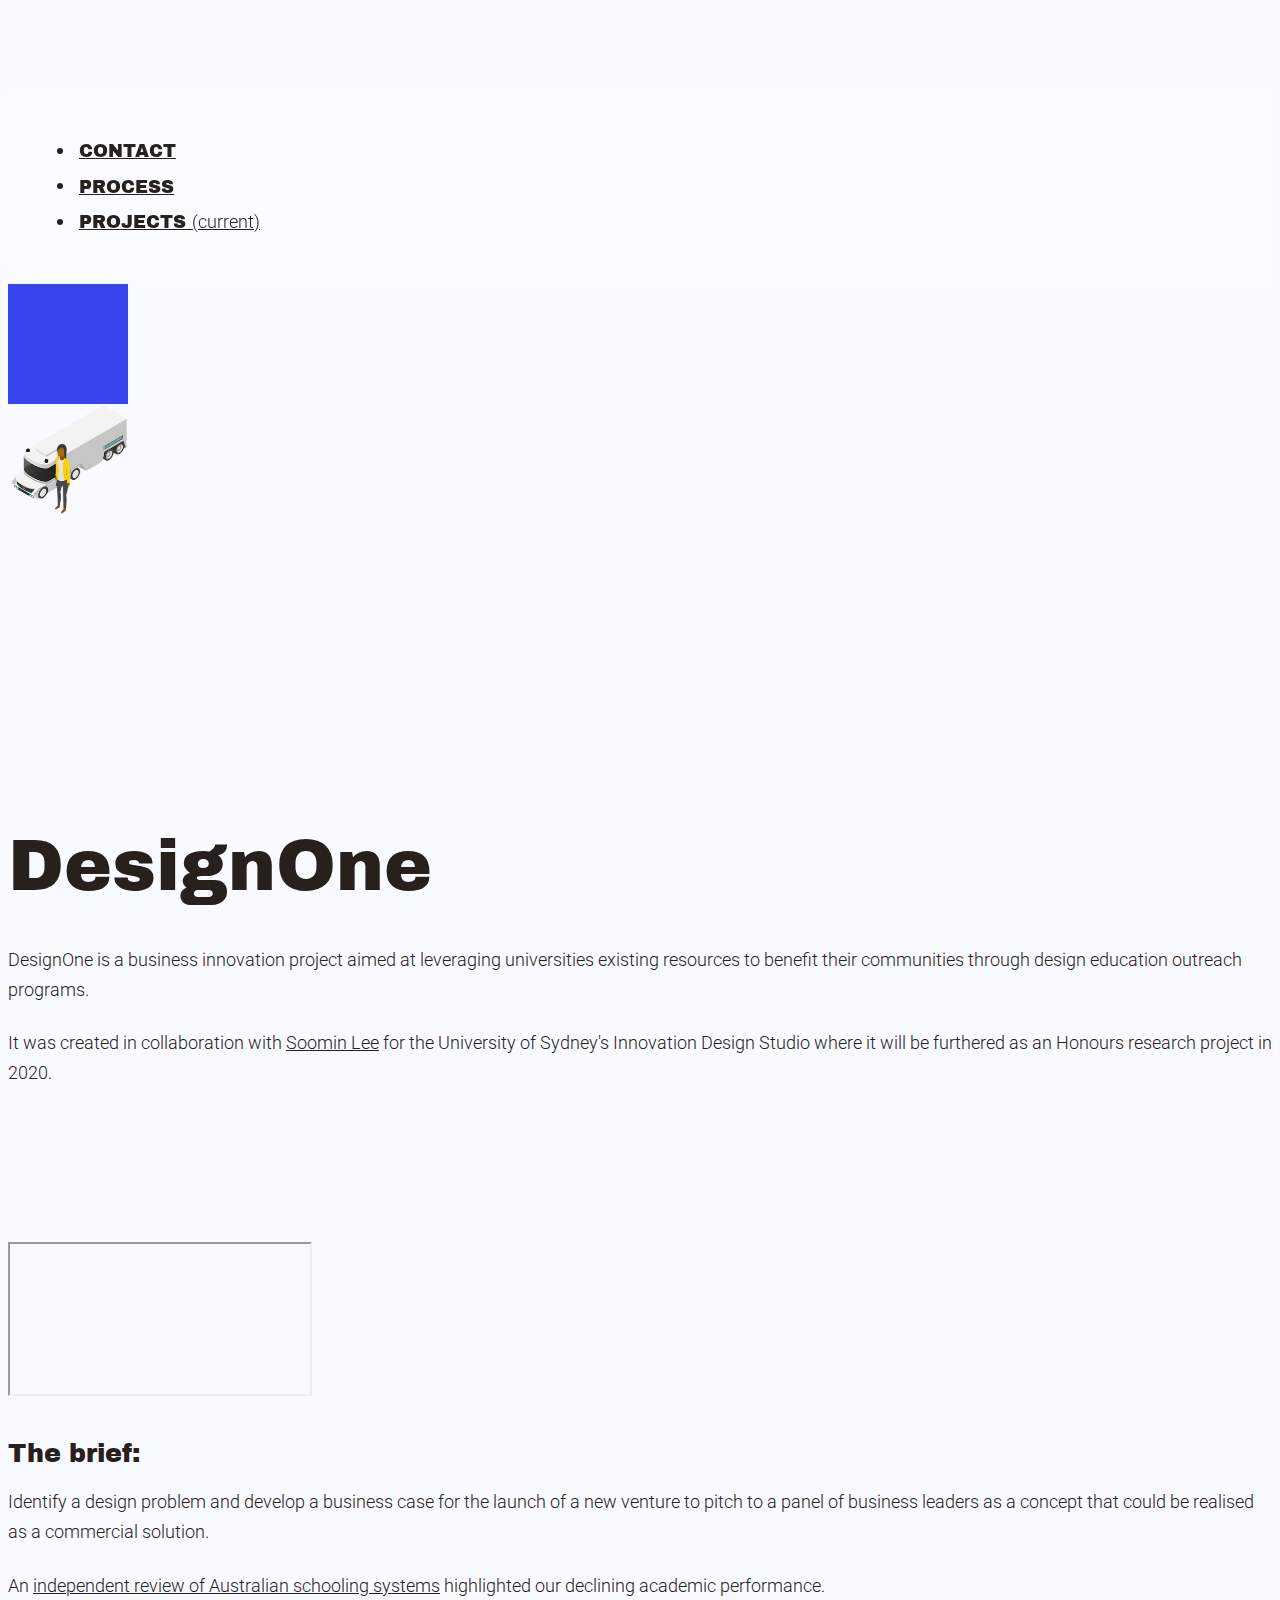
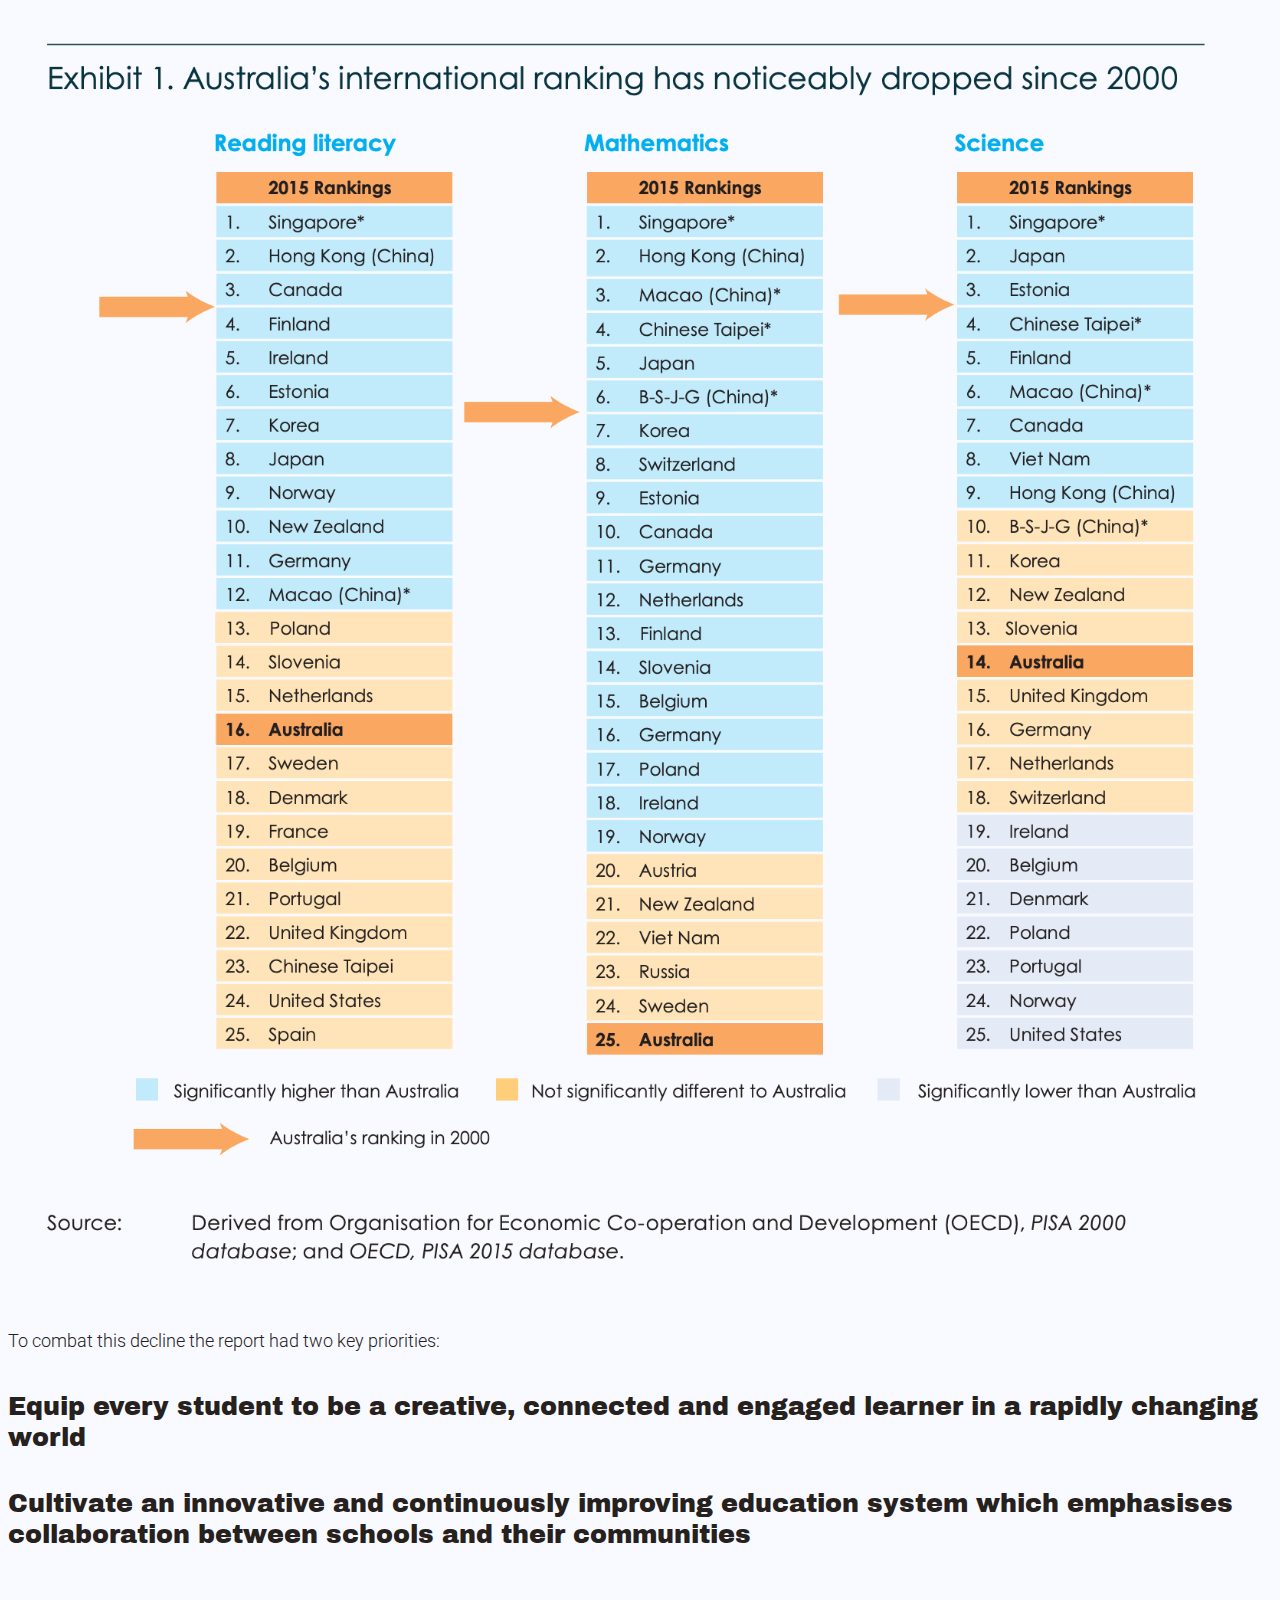
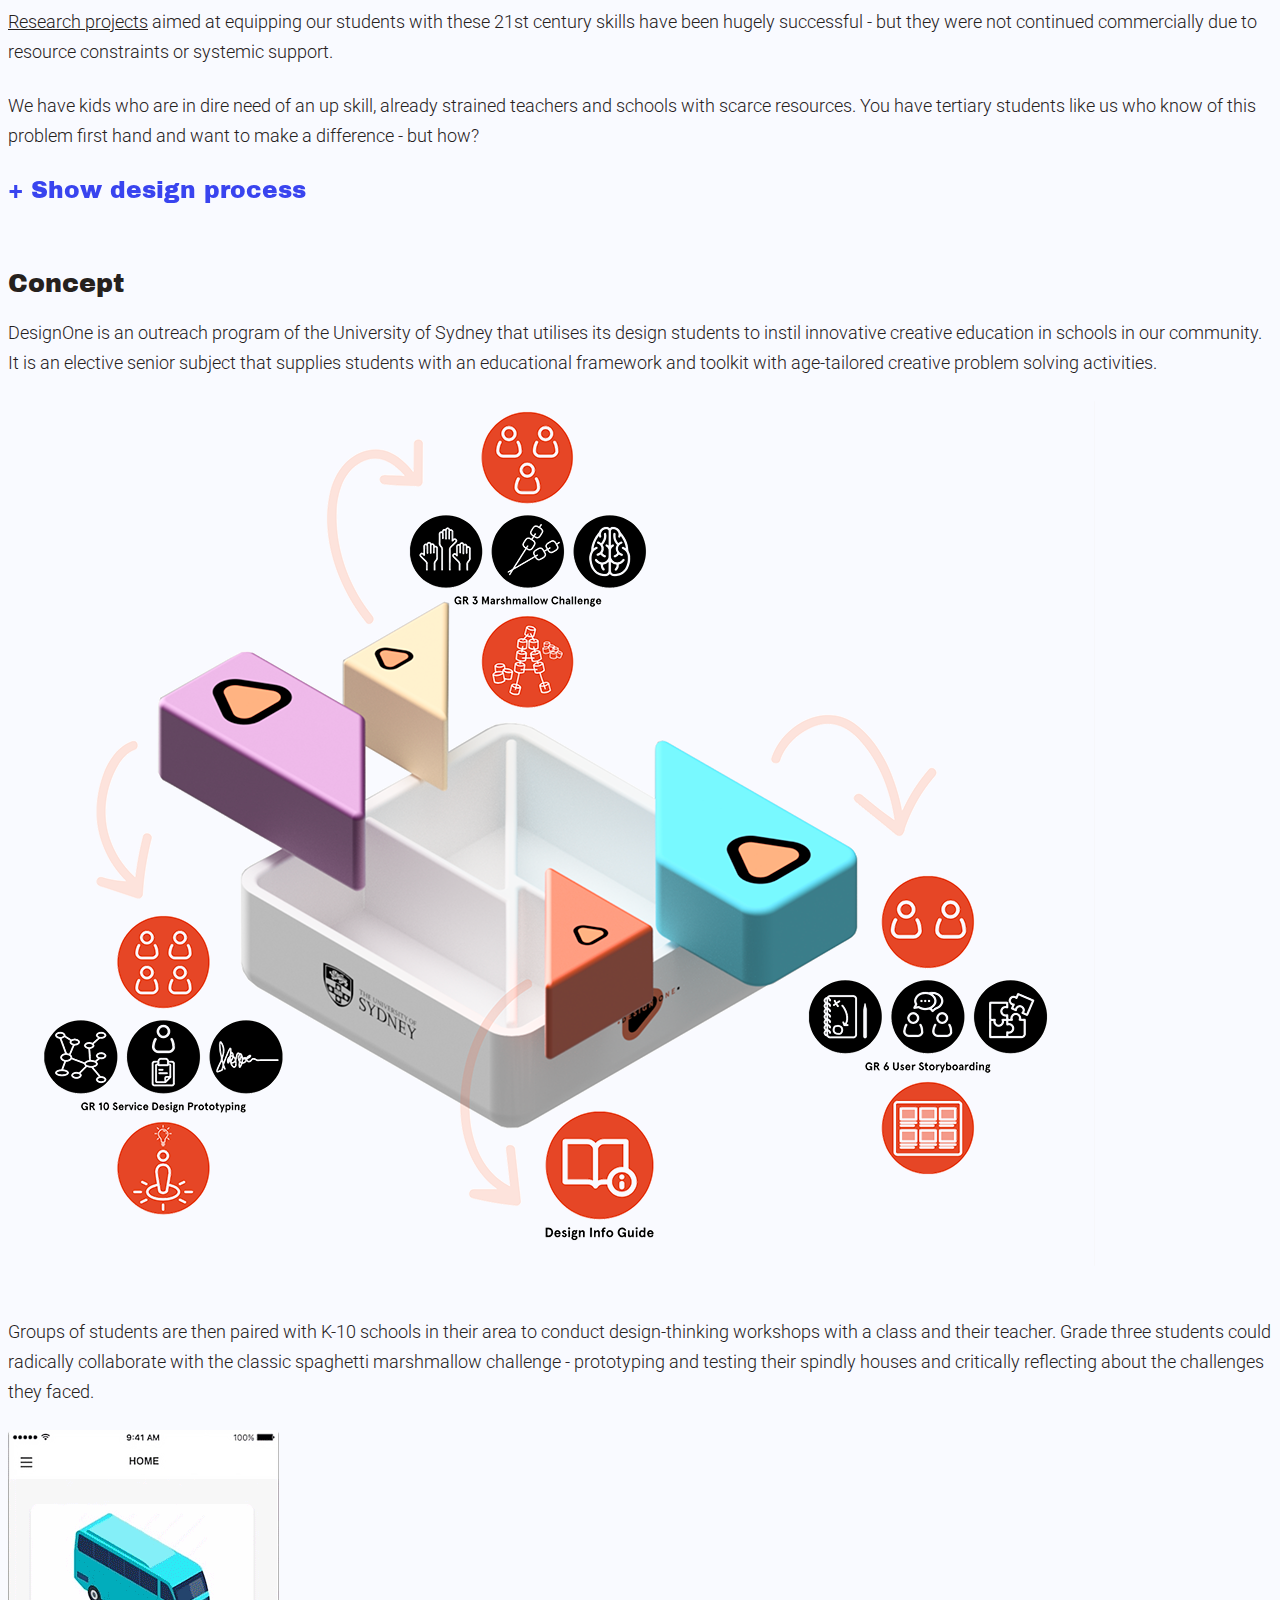
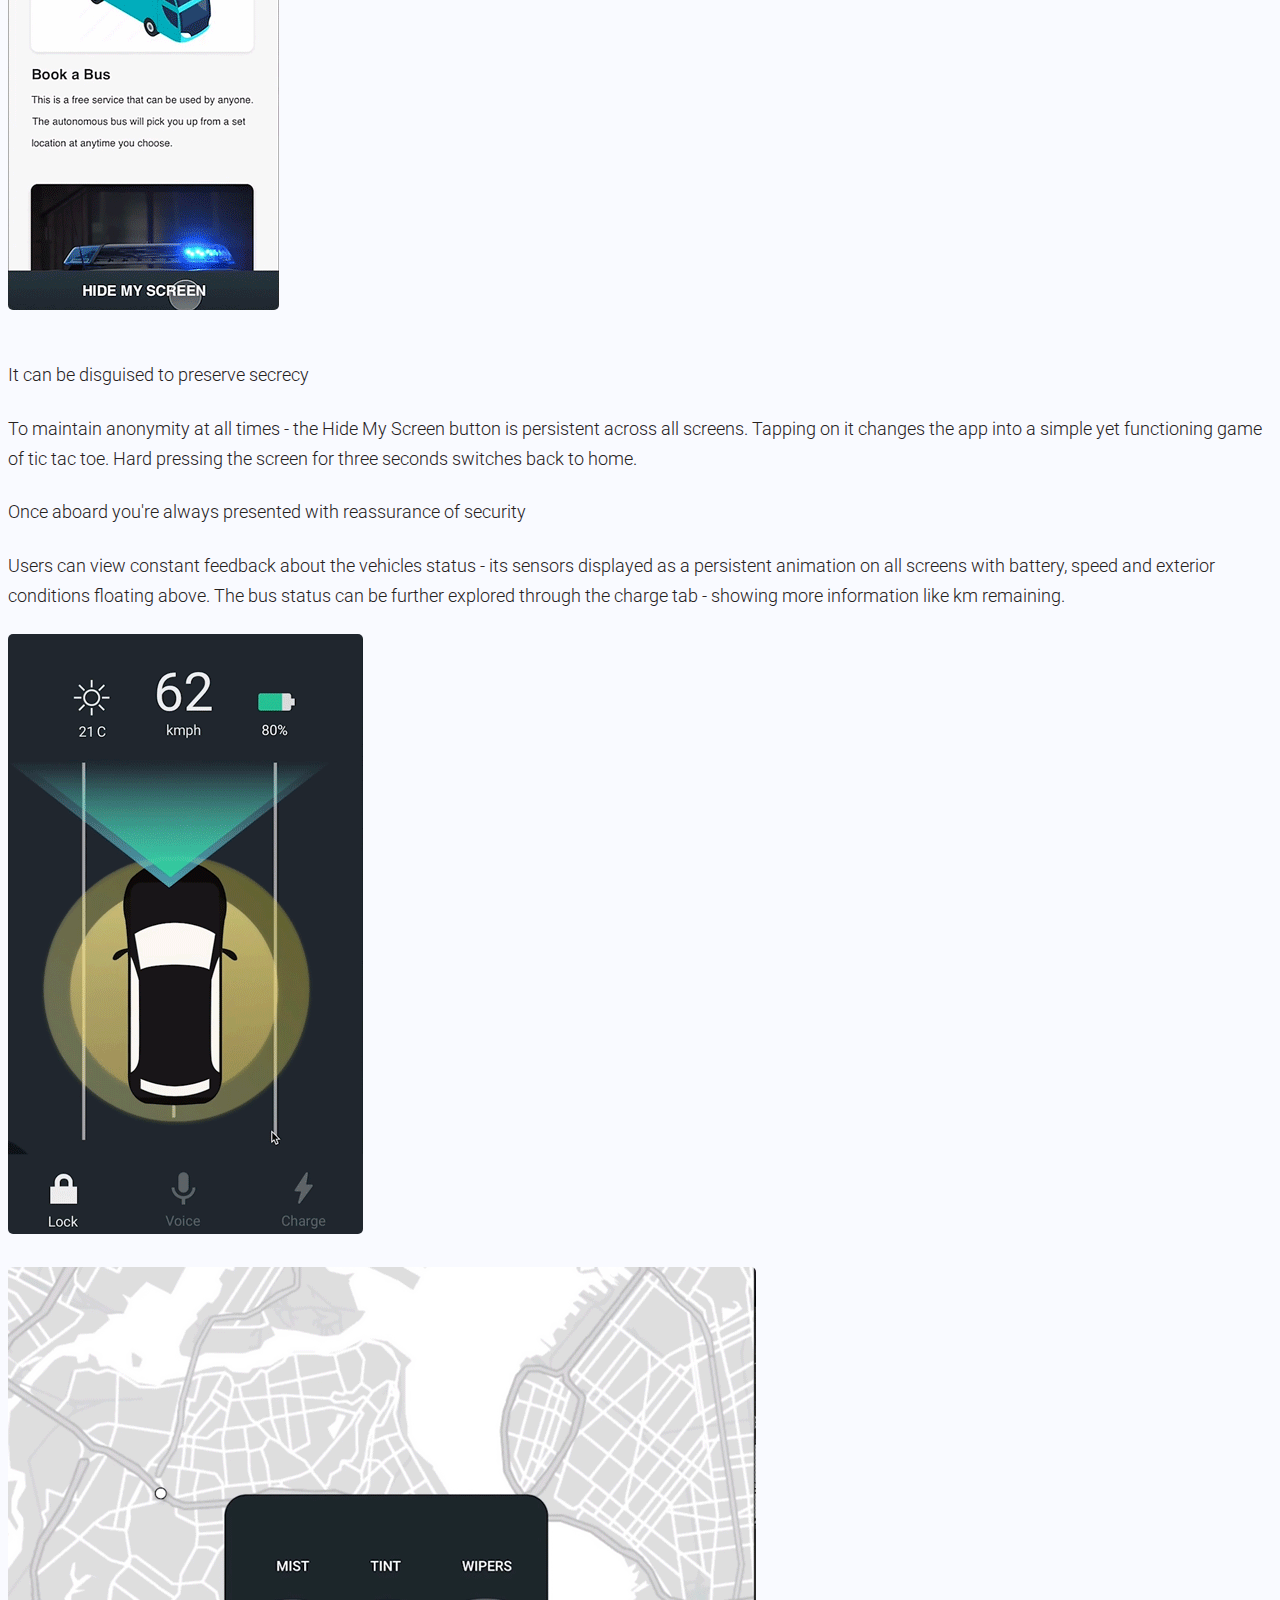
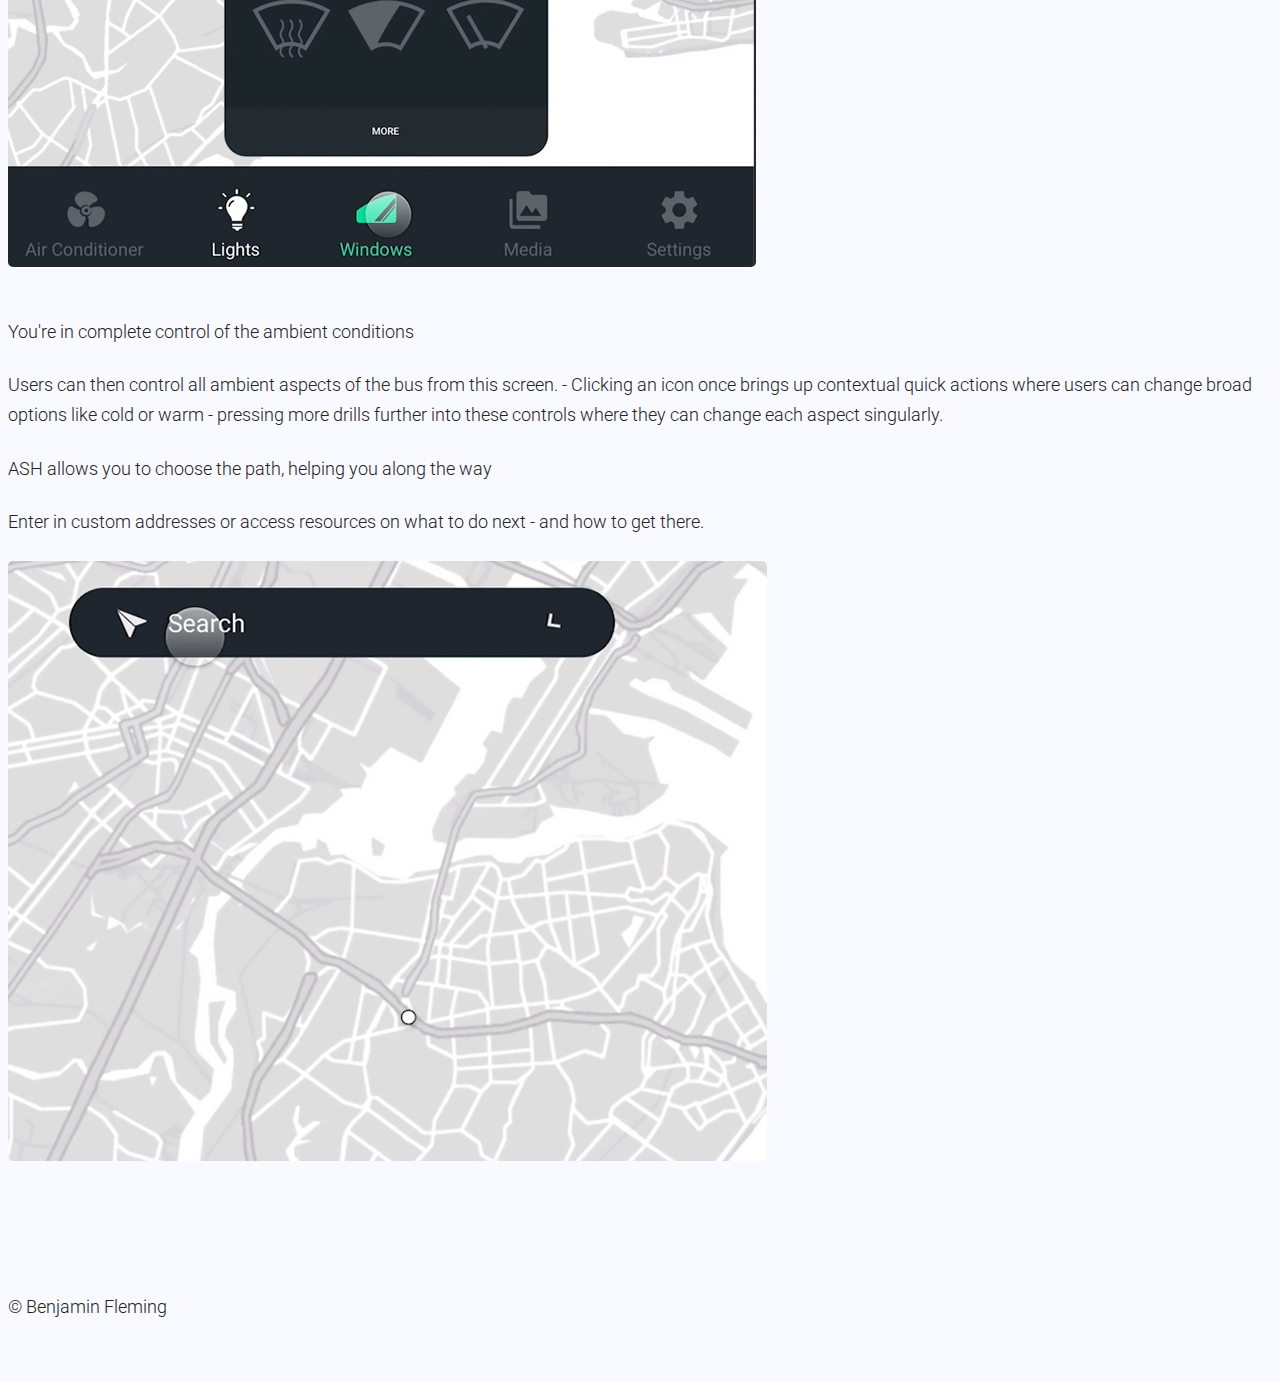
<file: designone.html>
<!doctype html>
<html lang="en">

<head>
    <!-- Required meta tags -->
    <meta charset="utf-8">
    <meta name="viewport" content="width=device-width, initial-scale=1, shrink-to-fit=no">

    <!-- Bootstrap CSS -->
    <link rel="stylesheet" href="https://stackpath.bootstrapcdn.com/bootstrap/4.1.3/css/bootstrap.min.css" integrity="sha384-MCw98/SFnGE8fJT3GXwEOngsV7Zt27NXFoaoApmYm81iuXoPkFOJwJ8ERdknLPMO" crossorigin="anonymous">

    <!-- Grab Google Fonts -->
    <link href="https://fonts.googleapis.com/css?family=Archivo+Black|Roboto" rel="stylesheet">

    <!-- Custom CSS File -->
    <link rel="stylesheet" href="./css/flickity.css" media="screen">
    <link rel="stylesheet" href="./custom.css">


    <!-- Page Title -->
    <title>Benjamin Fleming - DesignOne</title>

    <!-- This is our Meta Description -->
    <meta name="description" content="A business innovation project aimed at leveraging universities existing resources to benefit their communities through design education outreach programs.">

</head>

<body>





    <!-- This is where our Navbar lives -->
    <nav class="navbar navbar-expand-sm fixed-top">
        <div class="container">


            <ul class="navbar-nav">
                <li class="nav-item">
                    <a class="nav-item nav-link hvr-underline-reveal" href="./contact.html">CONTACT</a>
                </li>
                <li class="nav-item">
                    <a class="nav-item nav-link hvr-underline-reveal" href="./process-journal.html">PROCESS</a>
                </li>
                <li class="nav-item">
                    <a class="nav-item nav-link hvr-underline-reveal active" href="./index.html">PROJECTS <span class="sr-only">(current)</span></a>
                </li>
            </ul>
        </div>


    </nav>
    <!-- Navbar End -->

    <div class="container">


        <!-- Portrait logo start -->

        <div class="square-main rounded float-right" id="squareanimate"></div>

        <img src="./img/common/logo_image.png" class="rounded float-right" id="selfportrait" alt="Benjamin Fleming">

        <!-- Portrait logo end -->

        <div class="container" id="splice">



            <div class="row">

                <div class="col-md-9">

                    <div class="row master-heading">
                        <div class="col-md-12">
                            <h1>DesignOne</h1>
                        </div>
                    </div>





                    <div class="row introduction">
                        <div class="col-md-12">
                            <p>DesignOne is a business innovation project aimed at leveraging universities existing resources to benefit their communities through design education outreach programs. </p>

                            <p class="text-muted">It was created in collaboration with <a href="https://soominlee.me" target="_blank">Soomin Lee</a> for the University of Sydney's Innovation Design Studio where it will be furthered as an Honours research project in 2020. </p>


                        </div>
                    </div>

                    <div class="row">
                        <div class="col-md-12">
                            <div class="embed-responsive embed-responsive-16by9">
                                <iframe class="embed-responsive-item" src="https://www.youtube.com/embed/jNwrInkP710?vq=hd1080&rel=0&color=white" allowfullscreen></iframe>
                            </div>

                        </div>
                    </div>


                    <div class="row">
                        <div class="col-md-1">


                        </div>

                        <div class="col-md-10">
                            <h4 class="text-muted">The brief:</h4>
                            <p class="lead">Identify a design problem and develop a business case for the launch of a new venture to pitch to a panel of business leaders as a concept that could be realised as a commercial solution.</p>



                        </div>

                        <div class="col-md-1">


                        </div>
                    </div>
                    <div class="row">
                        <div class="col-md-12">

                            <p> An <a href="https://www.education.gov.au/review-achieve-educational-excellence-australian-schools" target="_blank" class="text-muted"> independent review of Australian schooling systems</a> highlighted our declining academic performance.</p>



                        </div>
                    </div>

                    <div class="row">
                        <div class="col-md-12">

                            <img src="./img/portfolio/educationdecline.png" class="img-fluid" alt="Responsive image">
                        </div>
                    </div>


                    <div class="row">
                        <div class="col-md-12">

                            <p> To combat this decline the report had two key priorities: </p>

                            <h4 class="ml-3">Equip every student to be a creative, connected and engaged learner in a rapidly changing world</h4>

                            <h4 class="ml-3">Cultivate an innovative and continuously improving education system which emphasises collaboration between schools and their communities</h4>
                            <br>

                            <p><a href="https://eprints.qut.edu.au/56341/" target="_blank" class="text-muted">Research projects</a> aimed at equipping our students with these 21st century skills have been hugely successful - but they were not continued commercially due to resource constraints or systemic support.</p>

                            <p> We have kids who are in dire need of an up skill, already strained teachers and schools with scarce resources. You have tertiary students like us who know of this problem first hand and want to make a difference - but how?</p>
                        </div>
                    </div>

                    <div class="showprocess" id="fold"><a class="button fold_p hvr-underline-reveal" id="departure-button" style="">+ Show design process</a></div>

                    <div class="toggle" style="display: none;">



                        <div class="row">


                            <div class="col-md-12">
                                <h4>Finding a domain</h4>
                                <p>At the beginning of this project our team first researched and generated multiple problem spaces that we could design within. A recurring theme in our thinking was innovation education (or the lack we had individually experienced). After extensive secondary research we found that this was an emerging issue not just for ourselves but for Australia’s education system. We used generative methods to scope out dozens of solutions in a short time frame.</p>



                                <p>One solution, inspired by recent developments in <a href="https://youtu.be/rpgvmHKbLrE?t=484" target="_blank" class="text-muted"> machine learning supported interactions</a>, was chosen to develop.
                                </p>

                            </div>


                        </div>




                        <div class="row align-items-center" id="mobilecarouselhide">
                            <div class="col-md-12">
                                <img src="./img/portfolio/simpleproductmatrix.png" class="img-fluid" alt="Responsive image">
                            </div>



                            <div class="col-md-12">
                                <img src="./img/portfolio/dynamicswot.png" class="img-fluid" alt="Responsive image">
                            </div>

                        </div>


                        <div class="gallery" data-flickity='{ "imagesLoaded": true }' id="mobilecarouselshow">
                            <img class="landscape-carousel-image2" src="./img/portfolio/simpleproductmatrix.png" alt="Responsive image">
                            <img class="landscape-carousel-image2" src="./img/portfolio/dynamicswot.png" class="img-fluid" alt="Responsive image">
                        </div>






                        <div class="row" id="under-carousel">
                            <div class="col-md-12">
                                <h4>First concept</h4>
                                <p>We fleshed out the products business case with multiple rounds through a product development matrix (created by <a href="https://sydney.edu.au/architecture/about/people/profiles/karla.straker.php?apcode=ACADPROFILE300808" target="_blank" class="text-muted">Dr. Karla Straker</a>) and contrasted exisiting services with a SWOT analysis. </p>
                                <p>Designerly was a tablet application augmented with machine learning that would allow for real-time interactive lessons on design concepts. We created a small pitch and illustrated the concept through storyboards to gather feedback from stakeholders. </p>
                            </div>

                        </div>



                        <div class="row">
                            <div class="col-md-12">
                                <img src="./img/portfolio/designerly.png" class="img-fluid" alt="Responsive image"> <span class="img-caption">Interactive museum interface by Jake Barton</span>
                            </div>
                        </div>








                        <div class="row">
                            <div class="col-md-12">
                                <h4>Stakeholder feedback</h4>
                                <p>The school teachers and design educators we pitched to reinvigorated our problem - design theory and innovative thinking are missing from the school system and are necessary for the new business landscape, but they found the proposed solution to be so-so.
                                </p>

                                <p>They were concerned that it targeted upskillers and self educators (our early prototypes and analysis methods lead us to believe that targeting the school system would limit our scalability and that the school sector had too many legislative roadblocks to overcome). The issue was that our current iteration was focused on the wrong facets of the problem - it was tech heavy and lacked an immersive human aspect that this type of education required.</p>
                            </div>

                        </div>



                        <div class="row">
                            <div class="col-md-5">
                                <img src="./img/portfolio/stakeholderfeedback.jpg" class="img-fluid" alt="Responsive image">
                            </div>

                            <div class="col-md-7 mt-5">
                                <p>This was an eight week design sprint and our project was running dangerously low on time - we were very close to canning the concept and pursuing a simpler domain.</p>
                                <p> In a last attempt to save ourselves starting over, we mapped everything we’d learnt from our interviews and research and then used this to run through multiple iterations of the business model canvas - shifting the core focus of our business in each variation.

                                </p>
                            </div>

                        </div>


                        <div class="row">
                            <div class="col-md-12">
                                <h4>Business model canvas</h4>

                                <div class="gallery2" data-flickity='{ "imagesLoaded": true, "percentPosition": false }'>
                                    <img class="landscape-carousel-image2" src="./img/portfolio/bizcanvas1.png" alt="Responsive image">
                                    <img class="landscape-carousel-image2" src="./img/portfolio/bizcanvas2.png" alt="Responsive image">
                                    <img class="landscape-carousel-image2" src="./img/portfolio/bizcanvas3.png" alt="Responsive image">

                                    <img class="landscape-carousel-image2" src="./img/portfolio/bizcanvas4.png" alt="Responsive image">
                                    <img class="landscape-carousel-image2" src="./img/portfolio/bizcanvas5.png" alt="Responsive image">
                                    <img class="landscape-carousel-image2" src="./img/portfolio/bizcanvas6.png" alt="Responsive image">
                                </div>

                            </div>
                        </div>

                        <div class="row" id="under-carousel">
                            <div class="col-md-12">

                                <p>The partner lead variant of our business model canvas allowed us to reframe the problem and pivot from a technology product to a human lead service. We had struggled to devise a way we could employ design educators in a way that schools could afford at scale. Similar programs that had been implemented in the past had been successful in that they were enjoyed by teachers and students, but faced major roadblocks in securing funding and ongoing systemic support.</p>


                                <p> Instead of creating an entirely new business that was profit driven - what if we could utilise current students at universities through the creation of a design education subject as a community outreach program? </p>

                                <p> It would provide educational benefits to the tertiary students and fill the gaps that schools were missing in a cost effective way. The university would be incentivised through positive branding and the opportunity to increase student interest in their institution - we could also develop the subject in a way that enables data collection to drive the universities education research goals.
                                </p>





                            </div>
                        </div>

                        <div class="row">
                            <div class="col-md-12">


                                <p> To validate our refreshed idea - we again created a mini-pitch and illustrated the concept. Rather than storyboard, we drafted example lesson plans for the school students across different age groups and a subject outline for those at university. We interviewed current design students and found a definite thirst for a community subject of this type but there were concerns about how they would deliver the content - causing us to create a tangible toolkit with the lesson plans and materials required on simple cards and mini-booklets. </p>
                            </div>

                        </div>


                        <div class="row">
                            <div class="col-md-12">
                                <h4>Testing the concept</h4>
                                <img src="./img/portfolio/render1.png" class="img-fluid" alt="Responsive image">
                                <p> We then presented our new concept to design educators, education researchers and the universities community outreach centre. It was incredibly well received and they all wanted to know how they could help us get the service beyond an assignment and on the market. They emphasised that for us to secure funding the pitch needed to focus on holistically communicating the experience and this communication needed to impress.
                                </p>
                            </div>

                        </div>


                        <div class="row">
                            <div class="col-md-12">
                                <h4>Testing the concept</h4>
                                <img src="./img/portfolio/render1.png" class="img-fluid" alt="Responsive image">
                                <p> To achieve this we created a prototype of the services experience - first by creating the programs brand and voice and then using this to produce rendered prototypes of the toolkit and its contents, lanyards, pamphlets, and designOne student educator t-shirts. We distilled our findings and concept into a succinct pop animation and pitched our project to investors as if we were delivering one of the programs classes. </p>


                            </div>

                        </div>

                        <div class="row">
                            <div class="col-md-12">


                                <p>DesignOne was the most funded project of the mock startup battlefield and was invited to be continued as an honours project for the university in 2020. </p>


                            </div>

                        </div>

                    </div>

                    <div class="row" id="under-carousel">
                        <div class="col-md-12">
                            <h4>Concept</h4>
                            <p class="lead"> DesignOne is an outreach program of the University of Sydney that utilises its design students to instil innovative creative education in schools in our community. It is an elective senior subject that supplies students with an educational framework and toolkit with age-tailored creative problem solving activities.
                            </p>
 


                        </div>
                    </div>



                    <div class="row align-items-center">

                        <div class="col-md-12">
<img src="./img/portfolio/render2.png" class="img-fluid" alt="Responsive image">
                        </div>
                       

                    </div>



                    <div class="row">

                        <div class="col-md-12">
<p>Groups of students are then paired with K-10 schools in their area to conduct design-thinking workshops with a class and their teacher. Grade three students could radically collaborate with the classic spaghetti marshmallow challenge - prototyping and testing their spindly houses and critically reflecting about the challenges they faced.
                            </p>
                        </div>








                    </div>


                    <div class="row align-items-center">

                        <div class="col-md-1">

                        </div>
                        <div class="col-md-4">
                            <img src="./img/portfolio/mobileappanim3.gif" class="img-fluid" alt="Responsive image">
                        </div>

                        <div class="col-md-6">
                            <p class="lead"> It can be disguised to preserve secrecy </p>
                            <p class="text-muted"> To maintain anonymity at all times - the Hide My Screen button is persistent across all screens. Tapping on it changes the app into a simple yet functioning game of tic tac toe. Hard pressing the screen for three seconds switches back to home.
                            </p>
                        </div>
                        <div class="col-md-1">

                        </div>

                    </div>




                    <div class="row align-items-center">

                        <div class="col-md-1"></div>


                        <div class="col-md-5">
                            <p class="lead"> Once aboard you're always presented with reassurance of security </p>
                            <p class="text-muted">Users can view constant feedback about the vehicles status - its sensors displayed as a persistent animation on all screens with battery, speed and exterior conditions floating above. The bus status can be further explored through the charge tab - showing more information like km remaining.
                            </p>
                        </div>

                        <div class="col-md-6">
                            <img src="./img/portfolio/inbusanim1.gif" class="img-fluid" alt="Responsive image">
                        </div>




                    </div>

                    <div class="row align-items-center">

                        <div class="col-md-1"></div>
                        <div class="col-md-6">
                            <img src="./img/portfolio/inbusanim2.gif" class="img-fluid" alt="Responsive image">
                        </div>

                        <div class="col-md-5">
                            <p class="lead"> You're in complete control of the ambient conditions </p>
                            <p class="text-muted">Users can then control all ambient aspects of the bus from this screen. - Clicking an icon once brings up contextual quick actions where users can change broad options like cold or warm - pressing more drills further into these controls where they can change each aspect singularly.
                            </p>
                        </div>


                    </div>



                    <div class="row align-items-center">

                        <div class="col-md-1"></div>


                        <div class="col-md-5">
                            <p class="lead">ASH allows you to choose the path, helping you along the way</p>
                            <p class="text-muted"> Enter in custom addresses or access resources on what to do next - and how to get there.
                            </p>
                        </div>

                        <div class="col-md-6">
                            <img src="./img/portfolio/inbusanim3.gif" class="img-fluid" alt="Responsive image">
                        </div>




                    </div>




                    <!--
                
                                <div class="row">
                    <div class="col-md-4">
                        <p>Semi-structured interviews, contextual inquiry</p>

                    </div>

                    <div class="col-md-4">
                        <p>Narrative inquiry</p>

                    </div>

                    <div class="col-md-4">
                        <p>Semi-structured interviews, contextual inquiry</p>

                    </div>
                </div>
                
                
                                                <div class="row">
                    <div class="col-md-4">
                         <img src="./img/portfolio/police_ico.png" class="img-fluid" alt="Responsive image">

                    </div>

                    <div class="col-md-4">
                         <img src="./img/portfolio/victims_ico.png" class="img-fluid" alt="Responsive image">

                    </div>

                    <div class="col-md-4">
                         <img src="./img/portfolio/services_ico.png" class="img-fluid" alt="Responsive image">

                    </div>
                </div>
-->





                </div>
            </div>
        </div>


    </div>
    <!-- Footer -->
    <div class="footer">
        <div class="container">
            <div class="row">
                <div class="col-md-6">
                    <p>&copy; Benjamin Fleming</p>
                </div>
            </div>
        </div>
    </div>

    <!-- Scripts -->

    <script src="https://ajax.googleapis.com/ajax/libs/jquery/3.3.1/jquery.min.js"></script>
    <script src="https://stackpath.bootstrapcdn.com/bootstrap/4.1.3/js/bootstrap.min.js" integrity="sha384-ChfqqxuZUCnJSK3+MXmPNIyE6ZbWh2IMqE241rYiqJxyMiZ6OW/JmZQ5stwEULTy" crossorigin="anonymous"></script>
    <script type="text/javascript" src="./js/flickity.pkgd.js"></script>
    <script type="text/javascript" src="./js/customScript.js"></script>


</body>

</html>
</file>
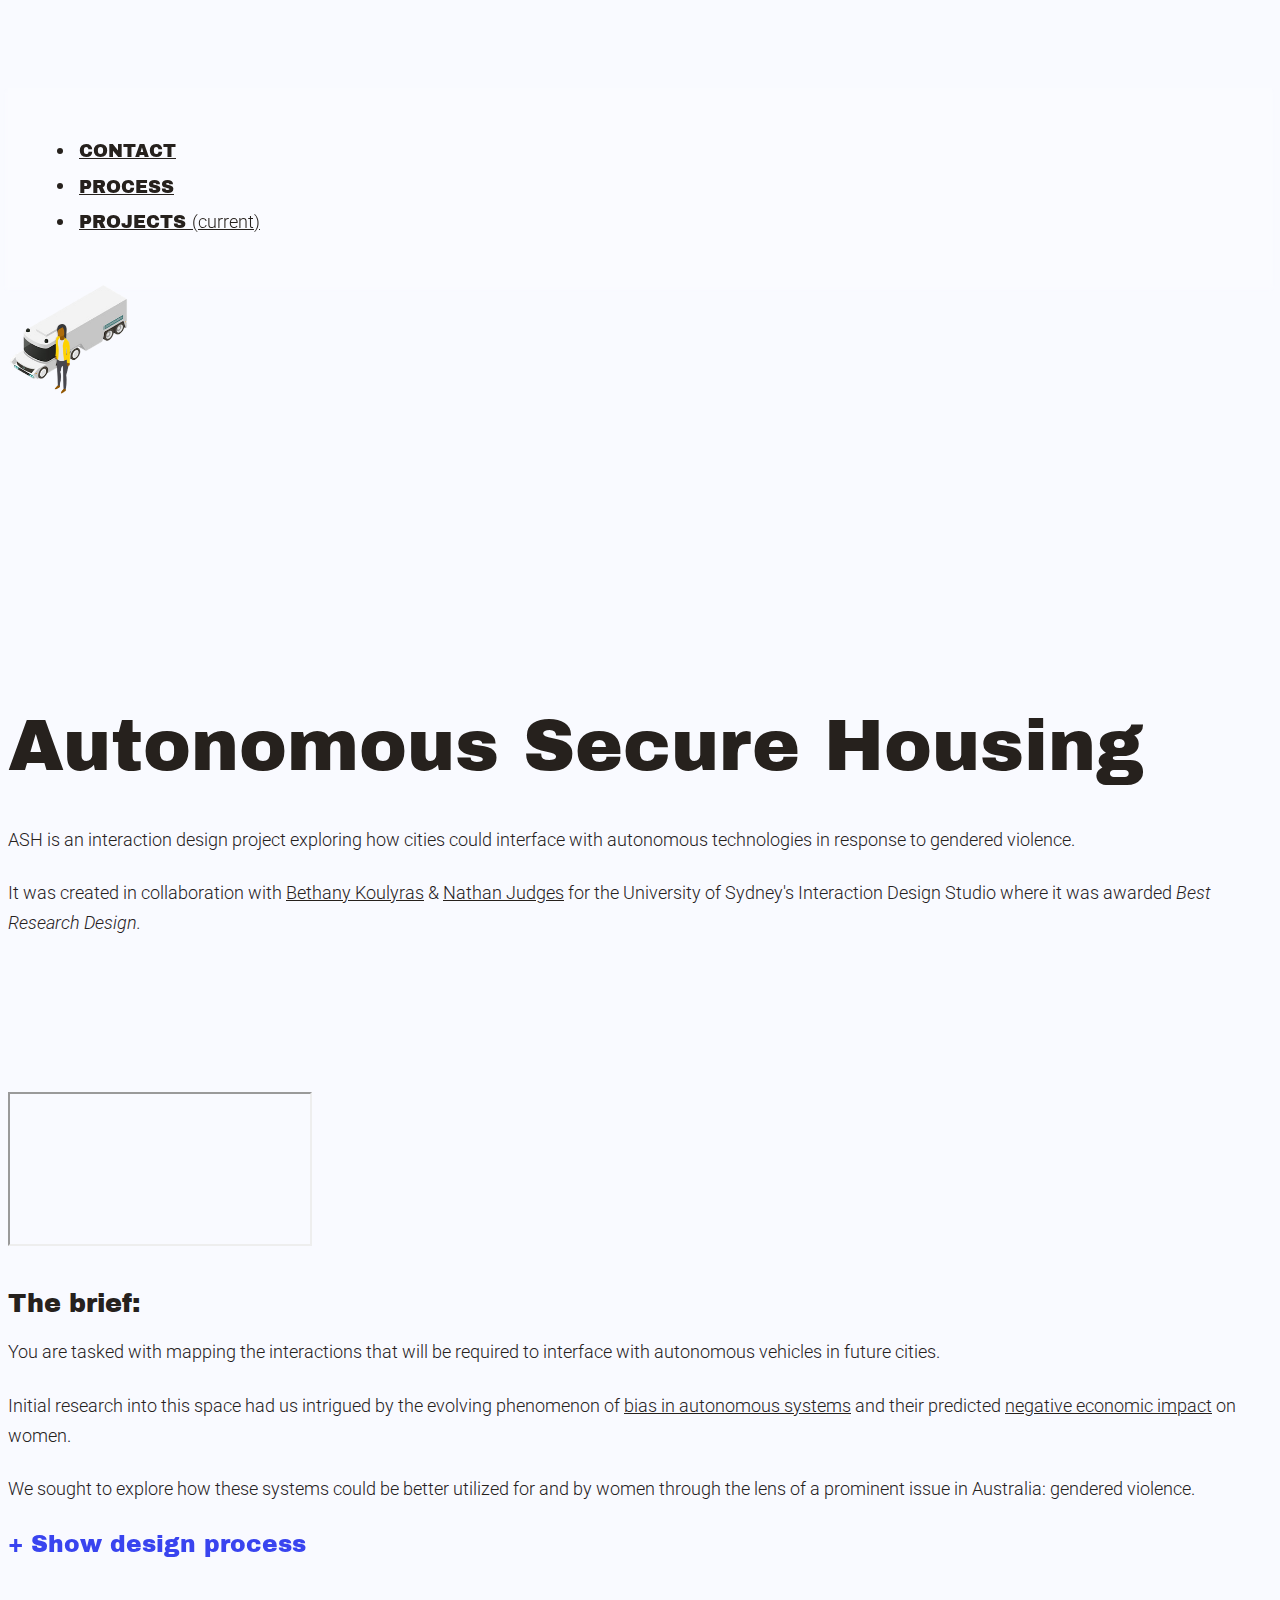
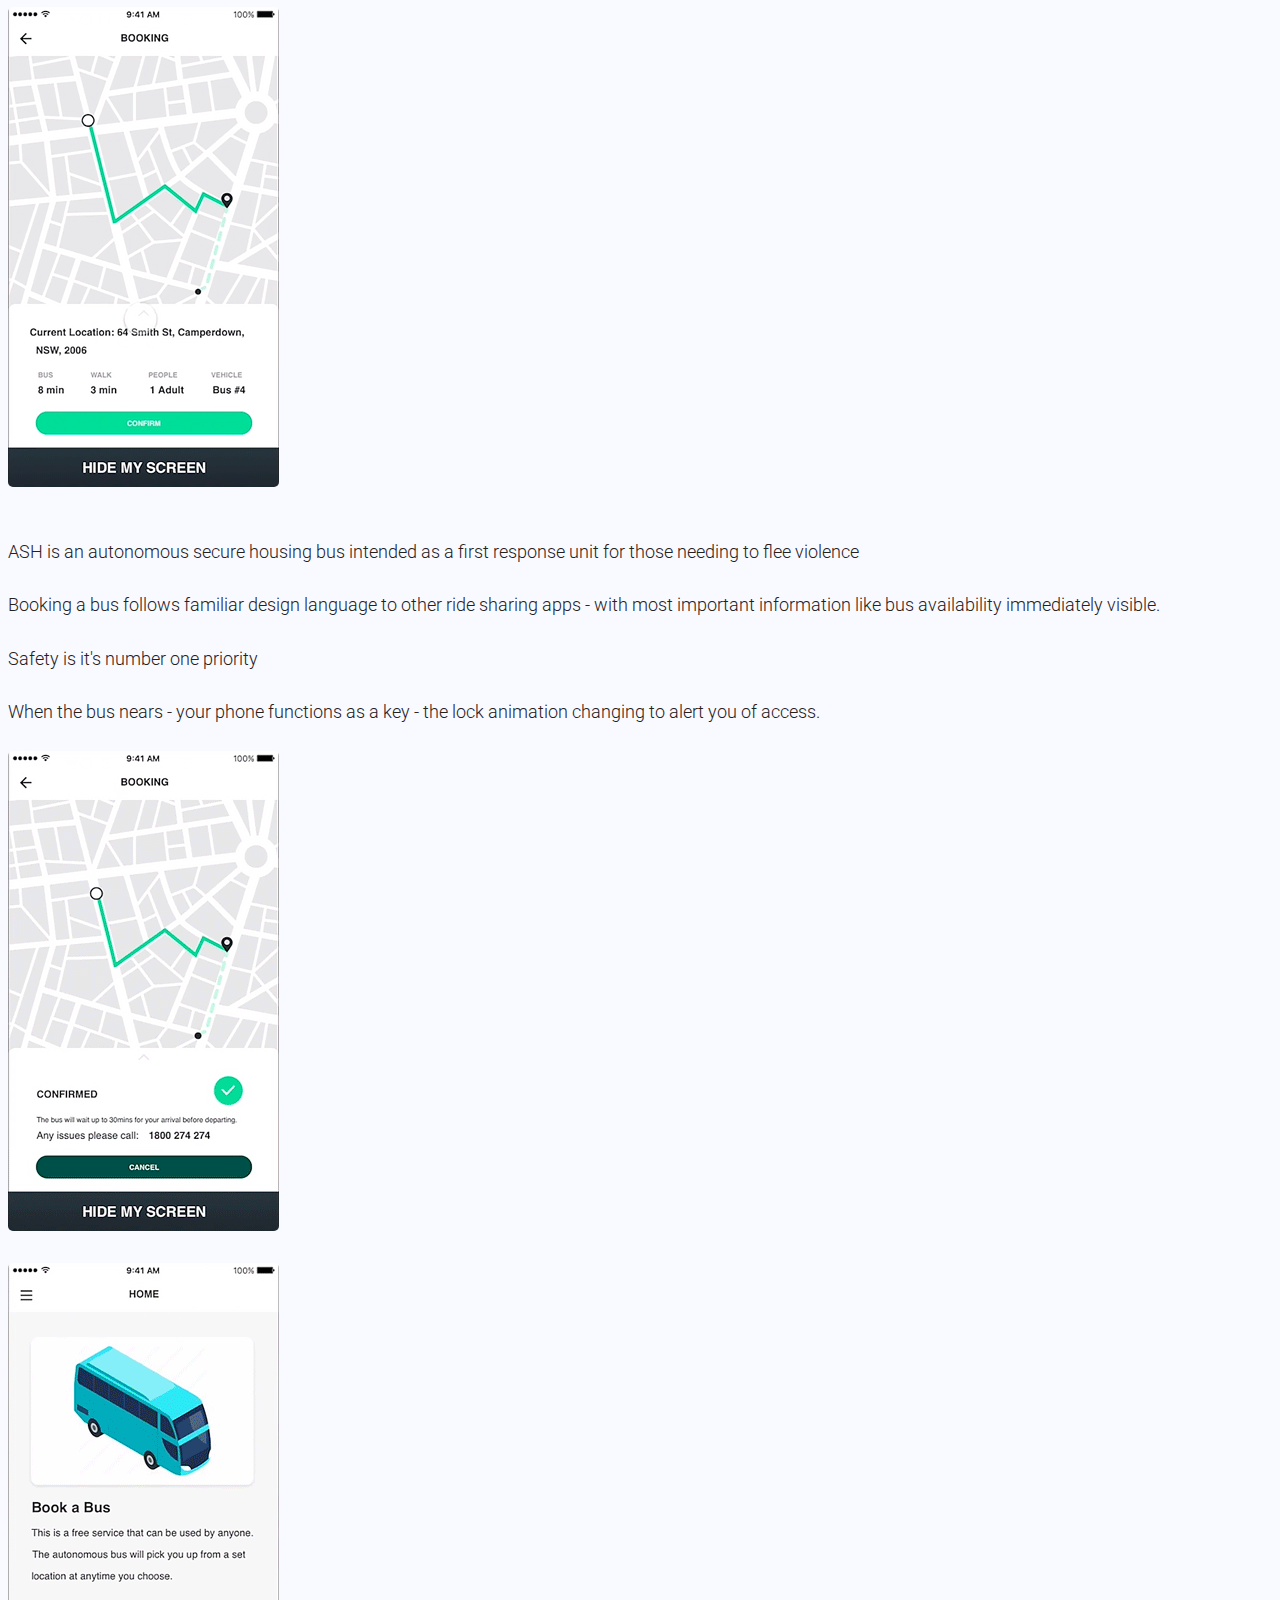
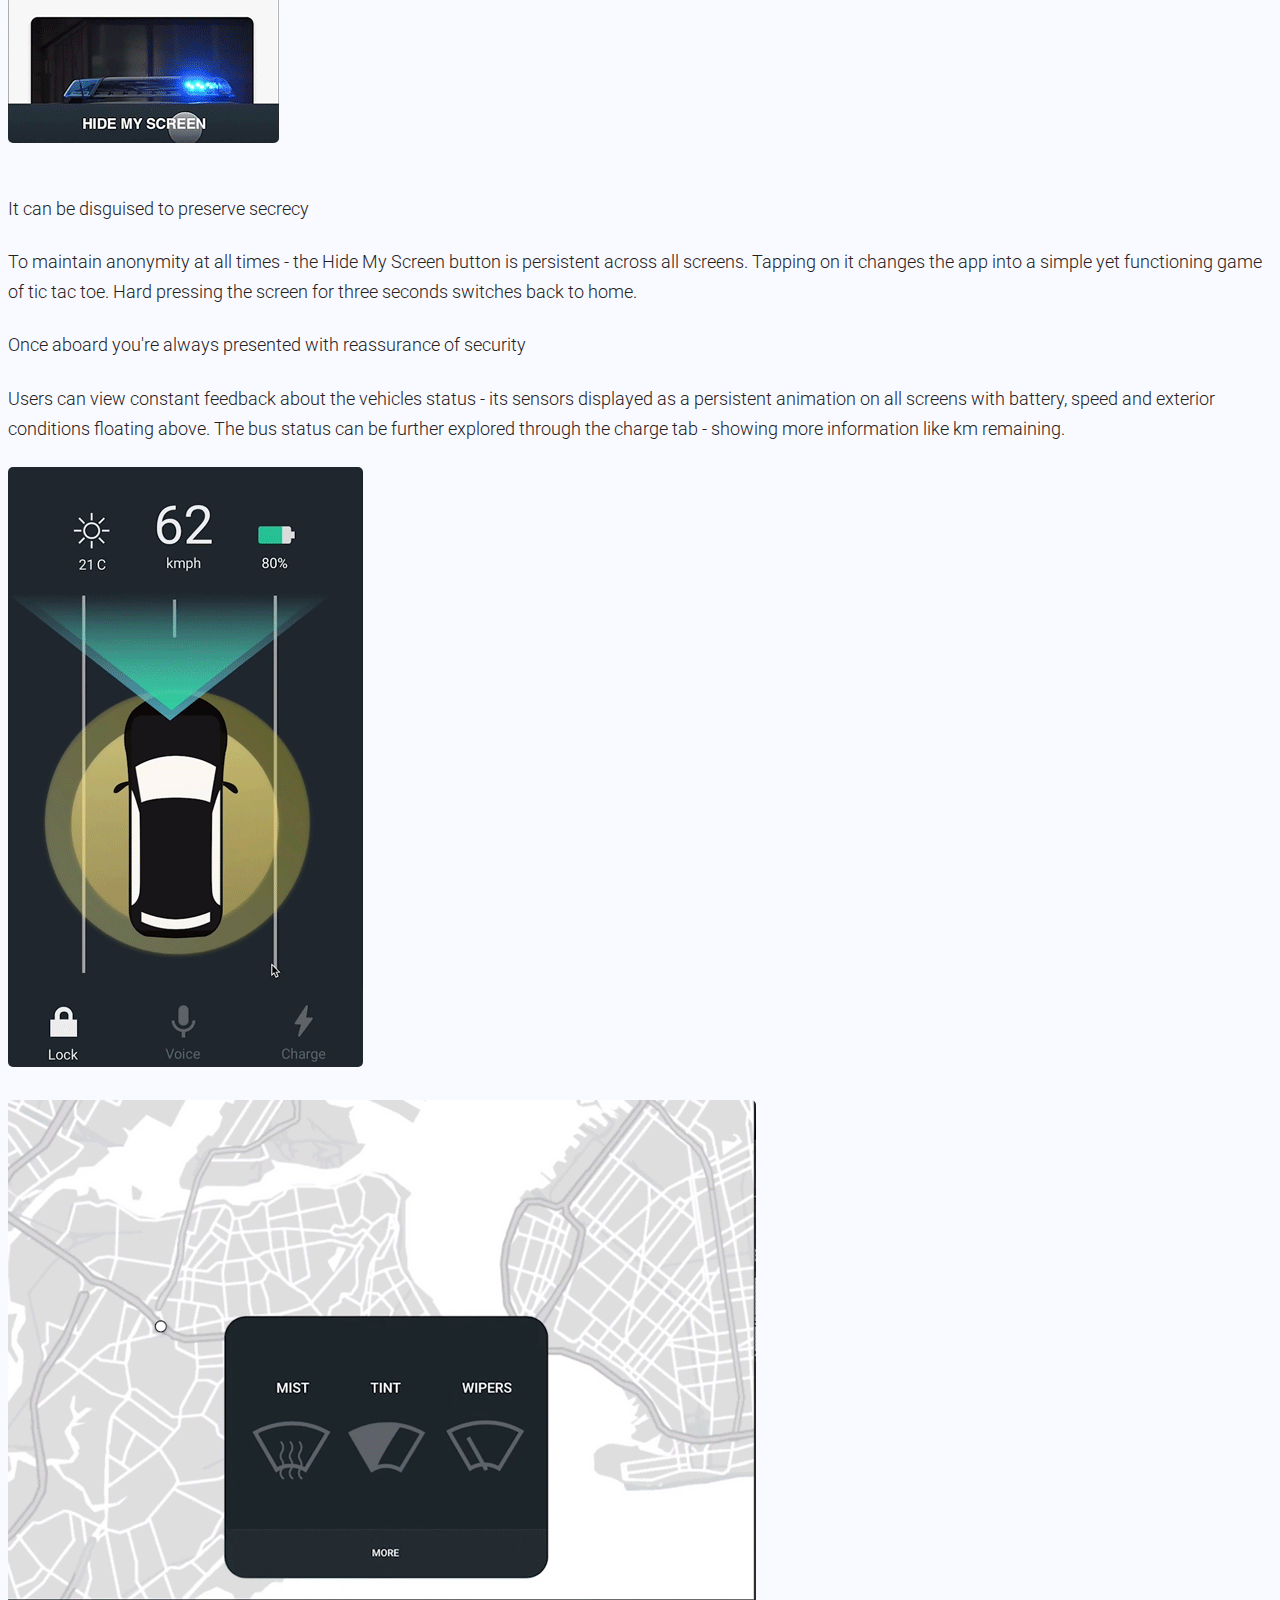
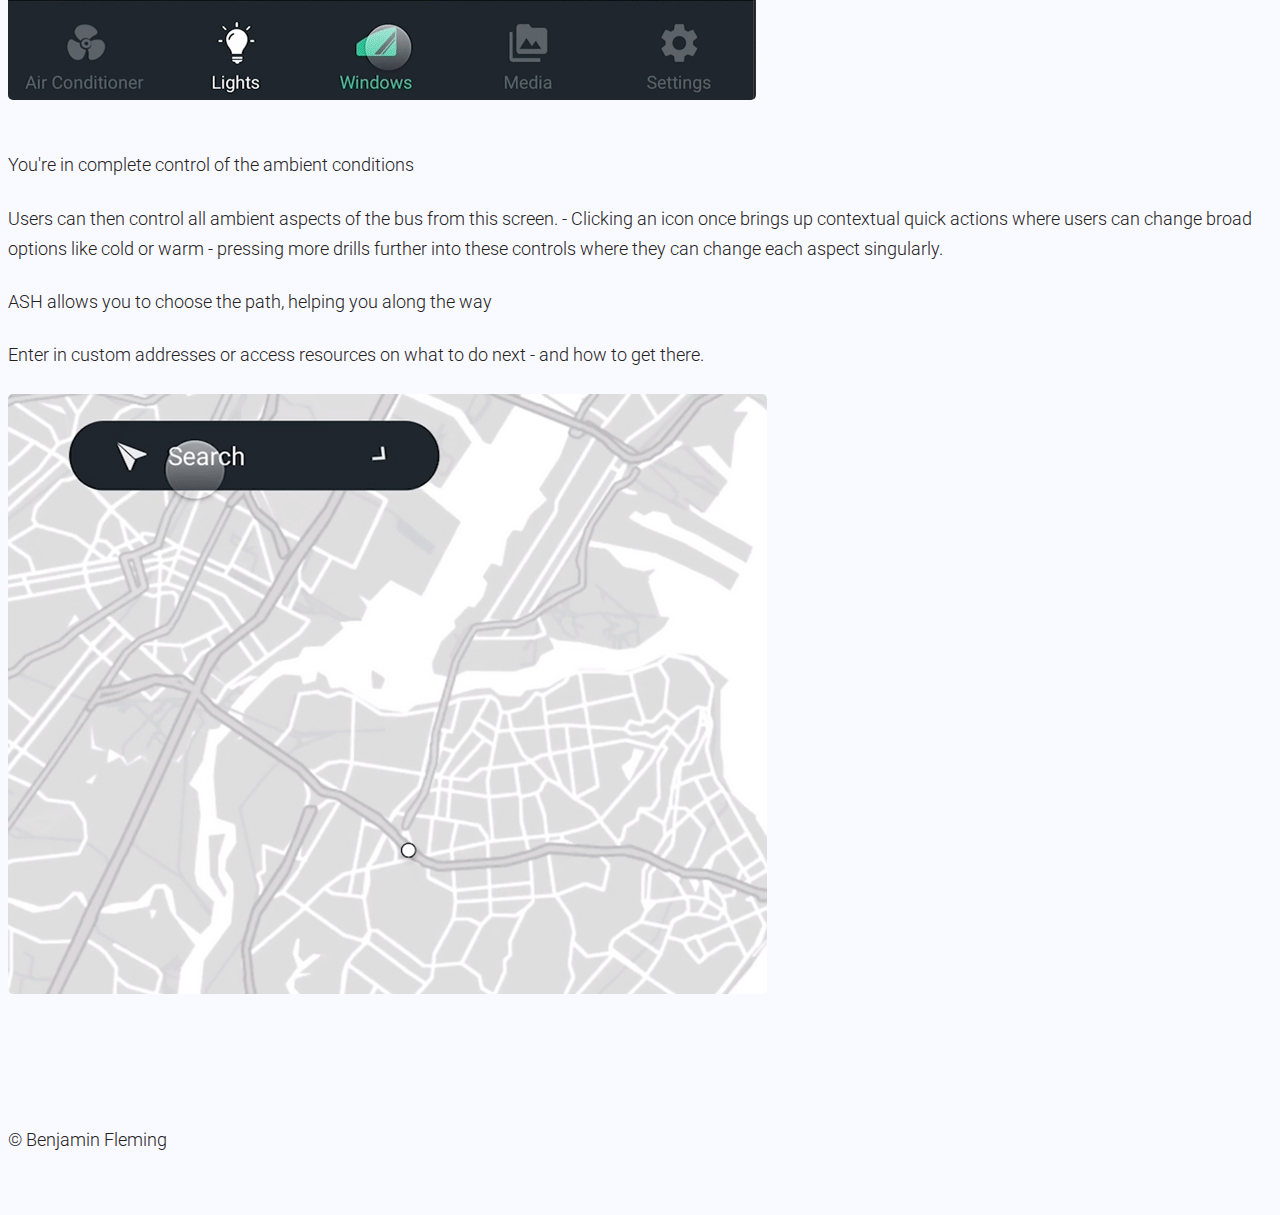
<file: portfolio.html>
<!doctype html>
<html lang="en">

<head>
    <!-- Required meta tags -->
    <meta charset="utf-8">
    <meta name="viewport" content="width=device-width, initial-scale=1, shrink-to-fit=no">

    <!-- Bootstrap CSS -->
    <link rel="stylesheet" href="https://stackpath.bootstrapcdn.com/bootstrap/4.1.3/css/bootstrap.min.css" integrity="sha384-MCw98/SFnGE8fJT3GXwEOngsV7Zt27NXFoaoApmYm81iuXoPkFOJwJ8ERdknLPMO" crossorigin="anonymous">

    <!-- Grab Google Fonts -->
    <link href="https://fonts.googleapis.com/css?family=Archivo+Black|Roboto" rel="stylesheet">

    <!-- Custom CSS File -->
    <link rel="stylesheet" href="./css/flickity.css" media="screen">
    <link rel="stylesheet" href="./custom.css">

    <!-- Scripts -->

    <script src="https://ajax.googleapis.com/ajax/libs/jquery/3.3.1/jquery.min.js"></script>
    <script src="https://stackpath.bootstrapcdn.com/bootstrap/4.1.3/js/bootstrap.min.js" integrity="sha384-ChfqqxuZUCnJSK3+MXmPNIyE6ZbWh2IMqE241rYiqJxyMiZ6OW/JmZQ5stwEULTy" crossorigin="anonymous"></script>
    <script type="text/javascript" src="./js/flickity.pkgd.js"></script>
    <script type="text/javascript" src="./js/customScript.js"></script>

    <!-- Page Title -->
    <title>Benjamin Fleming | Product Designer</title>

    <!-- This is our Meta Description -->
    <meta name="description" content="What you write here will often show up in search results under the page title">

</head>

<body>





    <!-- This is where our Navbar lives -->
    <nav class="navbar navbar-expand-sm fixed-top">
        <div class="container">


            <ul class="navbar-nav">
                <li class="nav-item">
                    <a class="nav-item nav-link hvr-underline-reveal" href="./contact.html">CONTACT</a>
                </li>
                <li class="nav-item">
                    <a class="nav-item nav-link hvr-underline-reveal" href="./process-journal.html">PROCESS</a>
                </li>
                <li class="nav-item">
                    <a class="nav-item nav-link hvr-underline-reveal active" href="./index.html">PROJECTS <span class="sr-only">(current)</span></a> <!-- Put the class 'active' on the link of the page you are on -->
                </li>
            </ul>
        </div>


    </nav>
    <!-- Navbar End -->

    <div class="container">


        <!-- Portrait logo start -->

        <div class="square rounded float-right"></div>

        <img src="./img/common/logo_image.png" class="rounded float-right" id="selfportrait" alt="Benjamin Fleming">

        <!-- Portrait logo end -->

        <div class="container" id="splice">



            <div class="row">

                <div class="col-md-9">

                    <div class="row master-heading">
                        <div class="col-md-12">
                            <h1>Autonomous Secure Housing</h1>
                        </div>
                    </div>





                    <div class="row introduction">
                        <div class="col-md-12">
                            <p>ASH is an interaction design project exploring how cities could interface with autonomous technologies in response to gendered violence.</p>

                            <p class="text-muted">It was created in collaboration with <a href="bethanykoulyras.com">Bethany Koulyras</a> & <a href="nathanjudges.com">Nathan Judges</a> for the University of Sydney's Interaction Design Studio where it was awarded <i>Best Research Design.</i></p>


                        </div>
                    </div>

                    <div class="row">
                        <div class="col-md-12">
                            <div class="embed-responsive embed-responsive-16by9">
                                <iframe class="embed-responsive-item" src="https://www.youtube.com/embed/pPuKaOvgTng?vq=hd1080&rel=0&color=white" allowfullscreen></iframe>
                            </div>

                        </div>
                    </div>


                    <div class="row">
                        <div class="col-md-1">


                        </div>

                        <div class="col-md-10">
                            <h4 class="text-muted">The brief:</h4>
                            <p class="lead">You are tasked with mapping the interactions that will be required to interface with autonomous vehicles in future cities.</p>



                        </div>

                        <div class="col-md-1">


                        </div>
                    </div>
                    <div class="row">
                        <div class="col-md-12">

                            <p> Initial research into this space had us intrigued by the evolving phenomenon of <a href="https://www.researchgate.net/publication/318830422_Algorithmic_Bias_in_Autonomous_Systems" target="_blank" class="text-muted">bias in autonomous systems</a> and their predicted <a href="https://foreignpolicy.com/2017/01/16/women-vs-the-machine/" target="_blank" class="text-muted">negative economic impact</a> on women. </p>

                            <p> We sought to explore how these systems could be better utilized for and by women through the lens of a prominent issue in Australia: gendered violence. </p>
                        </div>
                    </div>

                    <div class="showprocess" id="fold"><a class="button fold_p hvr-underline-reveal" id="departure-button" style="">+ Show design process</a></div>

                    <div class="toggle" style="display: none;">



                        <div class="row">


                            <div class="col-md-12">
                                <h4>Research</h4>
                                <p>To understand this problem space we first asked ourselves what we needed to know, who should we engage with, and how? From this we designed a triangulated research approach to uncover the current processes, technology, and problems in this sector across distinct stakeholder groups: </p>

                            </div>


                        </div>






                        <!--Testing alternate display styles-->

                        <!--                    <div class="row text-center">
                        <div class="col-md-12">
                            <table class="table table-borderless align-middle">
                                <tbody>
                                    <tr>
                                        <td class="sm-table-txt">Semi-structured interviews, contextual inquiry</td>
                                        <td class="sm-table-txt">Narrative inquiry, secondary analysis</td>
                                        <td class="sm-table-txt">Semi-structured interviews, contextual inquiry</td>
                                    </tr>

                                    <tr>
                                        <td><img src="./img/portfolio/police_ico.png" class="img-fluid" alt="Responsive image"></td>
                                        <td><img src="./img/portfolio/victims_ico.png" class="img-fluid" alt="Responsive image"></td>
                                        <td><img src="./img/portfolio/services_ico.png" class="img-fluid" alt="Responsive image"></td>
                                    </tr>

                                    <tr>
                                        <td class="md-table-txt">Police</td>
                                        <td class="md-table-txt">Victims</td>
                                        <td class="md-table-txt">Services</td>
                                    </tr>






                                </tbody>
                            </table>
                        </div>
                    </div>-->


                        <div class="row text-center">
                            <div class="col-md-12">
                                <table class="table table-borderless align-middle" id="services">
                                    <tbody>


                                        <tr>
                                            <td class="md-table-txt">Police</td>
                                            <td class="md-table-txt">Victims</td>
                                            <td class="md-table-txt">Services</td>
                                        </tr>



                                        <tr>
                                            <td class="sm-table-txt">Semi-structured interviews, contextual inquiry</td>
                                            <td class="sm-table-txt">Narrative inquiry, secondary analysis</td>
                                            <td class="sm-table-txt">Semi-structured interviews, contextual inquiry</td>
                                        </tr>










                                    </tbody>
                                </table>
                            </div>
                        </div>



                        <div class="row">
                            <div class="col-md-12">
                                <h4>Analysis</h4>
                                <p>After conducting our primary research we analyzed the data we'd collected using affinity diagramming and problem mapping to distill what we'd learnt into sets of user needs and design tools like personas and current state storyboards. </p>
                            </div>

                        </div>

                        <div class="row align-items-center" id="mobilecarouselhide">
                            <div class="col-md-8">
                                <img src="./img/process-journal/concept_map1.jpg" class="img-fluid" alt="Responsive image">
                            </div>



                            <div class="col-md-4">
                                <img src="./img/process-journal/affinity_diagram2.jpg" class="img-fluid" alt="Responsive image">
                            </div>

                        </div>




                        <div class="gallery" data-flickity='{ "imagesLoaded": true }' id="mobilecarouselshow">
                            <img class="carousel-image" src="./img/process-journal/concept_map1.jpg" alt="Responsive image">
                            <img class="carousel-image" src="./img/process-journal/affinity_diagram2.jpg" alt="Responsive image">
                        </div>








                        <div class="row" id="under-carousel">
                            <div class="col-md-12">
                                <p>Our analysis efforts quickly became incredibly complex. This problem is incredibly multi-faceted, there are no ‘one size fits all’ solutions. Our research covered distinct intersections of the issue, all with differing needs of an interface and goals/processes that sometimes directly competed with one another. How could we support each stakeholders approach while achieving better outcomes?</p>
                            </div>

                        </div>

                        <div class="row">
                            <div class="col-md-12">
                                <h4>Ideation</h4>
                                <p>We broke up our stakeholders and paired them with vehicles using forced association techniques, generating nearly 100 concepts. Embodying our personas - we analyzed trends in our solutions and shaved them down in a knockout process until three remained. </p>

                                <p>To select the best concept, we first employed generative methods to flesh out their features and benefits and then semi-realized all three through storyboards and early paper prototypes. </p>
                            </div>

                        </div>



                        <div class="row">
                            <div class="col-md-12">
                                <img src="./img/portfolio/paperprototype.png" class="img-fluid" alt="Responsive image">
                            </div>

                        </div>


                        <div class="row">
                            <div class="col-md-12">
                                <h4>User testing</h4>
                                <p>Users were involved at every step of our process. We created task-based think aloud tests for each of our iterations, using sketching and the Pop by Marvel app to test our lower fidelity wireframes. Their feedback informed our decisions when developing higher fidelity mockups in Sketch and then interactive prototypes using Framer. </p>

                            </div>
                        </div>

                        <div class="row">
                            <div class="col-md-12">

                                <img src="./img/portfolio/storyboard.png" class="img-fluid" alt="Responsive image">

                            </div>
                        </div>

                        <div class="row">
                            <div class="col-md-12">


                                <p>We also illustrated multiple scenarios and walked participants through these during testing and used these responses to further our concept. This allowed us to select Autonomous Secure Housing (ASH) as the chosen solution. It met the most user needs and supported the best outcomes for all stakeholders. We were also interested in designing dual interfaces that interact with the one service and exploring how they'd work in harmony. </p>
                            </div>

                        </div>


                        <div class="row">
                            <div class="col-md-12">
                                <h4>Iteration</h4>
                                <p>The interfaces were developed through further research of ride sharing and personal safety applications, and current semi-autonomous vehicle displays. As the intended audience would be broad - we aimed to maintain consistency with current UI patterns with an emphasis on providing legible & semantic interactions. </p>
                            </div>

                        </div>

                                            <div class="row align-items-center" id="mobilecarouselhide">
                            <div class="col-md-4">
                                <img src="./img/portfolio/apppaperproto1.png" class="img-fluid" alt="Responsive image">
                            </div>

                            <div class="col-md-4">
                                <img src="./img/portfolio/apppaperproto2.png" class="img-fluid" alt="Responsive image">
                            </div>

                            <div class="col-md-4">
                                <img src="./img/portfolio/apppaperproto3.png" class="img-fluid" alt="Responsive image">
                            </div>

                        </div>

                        <div class="row align-items-center" id="mobilecarouselhide">
                            <div class="col-md-6">
                                <img src="./img/portfolio/buspaperproto1.png" class="img-fluid" alt="Responsive image">
                            </div>

                            <div class="col-md-6">
                                <img src="./img/portfolio/buspaperproto2.png" class="img-fluid" alt="Responsive image">
                            </div>

                        </div>

                        <div class="row align-items-center" id="mobilecarouselhide">
                            <div class="col-md-1">

                            </div>

                            <div class="col-md-10">
                                <img src="./img/portfolio/buspaperproto3.png" class="img-fluid" alt="Responsive image">
                            </div>

                            <div class="col-md-1">

                            </div>

                        </div>


                        <div class="gallery2" data-flickity='{ "imagesLoaded": true }' id="mobilecarouselshow">
                            <img class="carousel-image2" src="./img/portfolio/apppaperproto1.png" alt="Responsive image">
                            <img class="carousel-image2" src="./img/portfolio/apppaperproto2.png" alt="Responsive image">
                            <img class="carousel-image2" src="./img/portfolio/apppaperproto3.png" alt="Responsive image">

                            <img class="landscape-carousel-image2" src="./img/portfolio/buspaperproto1.png" alt="Responsive image">
                            <img class="landscape-carousel-image2" src="./img/portfolio/buspaperproto2.png" alt="Responsive image">
                            <img class="landscape-carousel-image2" src="./img/portfolio/buspaperproto3.png" alt="Responsive image">
                        </div>



                        <div class="row" id="under-carousel">
                            <div class="col-md-12" >
                                <h4>Problem space & concept solutions</h4>
                                <p class="lead"> Women do not leave dangerous situations for diverse reasons </p>
                                <p class="text-muted"> Fear of repercussions from the police to either victim or partner, fear of the unknown or the safety of their children. Victims rarely want to leave a situation - they just want the violence to stop. It takes on average eight attempts to leave a violent relationship.
                                </p>
                                <p class="text-muted"> ASH would provide an avenue for leaving - or even just a safe space to think about doing so - without disclosing to anyone, not even the police.</p>

                                <p class="lead"> Even if they did want to leave - there could be nowhere to go</p>
                                <p class="text-muted"> Refuges, emergency centres and crisis accomodations are underfunded and at capacity. The wait for more permanent accomodation can be upwards of ten years.

                                </p>
                                <p class="text-muted"> Whilst ASH is not intended as a forever home - a fleet of them may be able to lessen the load on existing resources and free up space for others. Knowing there is a private safe space could encourage women to leave sooner and assess their options, preventing a critical decision to stay. </p>

                                <p class="lead"> Police may not be the best first response to domestic violence </p>
                                <p class="text-muted"> Police as the first responders to domestic violence bring with it inherent challenges. Some women have been cited as unhappy with the way their cases are handled, particularly in the evidence captured by police, timeliness of responses, and the attitudes of first responding officers.
                                </p>
                                <p class="text-muted"> <a href="https://www.researchgate.net/publication/280429734_Women's_narratives_on_their_interactions_with_the_first_response_police_officer_following_an_incident_of_domestic_violence_in_the_UK" target="_blank"> Research suggests </a> their approach could deepen distrust of services, reduce the likelihood of conviction and culturally reinforce an idea of “acceptable violence,” cyclically preventing instances of violence and creating cultures that aggravate the issue as whole.</p>

                                <p class="text-muted"> ASH would provide a safe space for women separate from police. Women would be more likely to seek help if the response were less aggressive - and we hope to explore ways ASH could actually help this evidence collection process and assist in the conviction of offenders while protecting those who need it.</p>


                            </div>
                        </div>

                    </div>

                    <div class="row align-items-center">

                        <div class="col-md-1">

                        </div>
                        <div class="col-md-4">
                            <img src="./img/portfolio/mobileappanim1.gif" class="img-fluid" alt="Responsive image">
                        </div>

                        <div class="col-md-6">
                            <p class="lead">ASH is an autonomous secure housing bus intended as a first response unit for those needing to flee violence </p>
                            <p class="text-muted"> Booking a bus follows familiar design language to other ride sharing apps - with most important information like bus availability immediately visible.
                            </p>
                        </div>
                        <div class="col-md-1">

                        </div>

                    </div>



                    <div class="row align-items-center">

                        <div class="col-md-1">

                        </div>


                        <div class="col-md-6">
                            <p class="lead"> Safety is it's number one priority</p>
                            <p class="text-muted">When the bus nears - your phone functions as a key - the lock animation changing to alert you of access.
                            </p>
                        </div>

                        <div class="col-md-4">
                            <img src="./img/portfolio/mobileappanim2.gif" class="img-fluid" alt="Responsive image">
                        </div>


                        <div class="col-md-1">

                        </div>

                    </div>


                    <div class="row align-items-center">

                        <div class="col-md-1">

                        </div>
                        <div class="col-md-4">
                            <img src="./img/portfolio/mobileappanim3.gif" class="img-fluid" alt="Responsive image">
                        </div>

                        <div class="col-md-6">
                            <p class="lead"> It can be disguised to preserve secrecy </p>
                            <p class="text-muted"> To maintain anonymity at all times - the Hide My Screen button is persistent across all screens. Tapping on it changes the app into a simple yet functioning game of tic tac toe. Hard pressing the screen for three seconds switches back to home.
                            </p>
                        </div>
                        <div class="col-md-1">

                        </div>

                    </div>




                    <div class="row align-items-center">

                        <div class="col-md-1"></div>


                        <div class="col-md-5">
                            <p class="lead"> Once aboard you're always presented with reassurance of security </p>
                            <p class="text-muted">Users can view constant feedback about the vehicles status - its sensors displayed as a persistent animation on all screens with battery, speed and exterior conditions floating above. The bus status can be further explored through the charge tab - showing more information like km remaining.
                            </p>
                        </div>

                        <div class="col-md-6">
                            <img src="./img/portfolio/inbusanim1.gif" class="img-fluid" alt="Responsive image">
                        </div>




                    </div>

                    <div class="row align-items-center">

                        <div class="col-md-1"></div>
                        <div class="col-md-6">
                            <img src="./img/portfolio/inbusanim2.gif" class="img-fluid" alt="Responsive image">
                        </div>

                        <div class="col-md-5">
                            <p class="lead"> You're in complete control of the ambient conditions </p>
                            <p class="text-muted">Users can then control all ambient aspects of the bus from this screen. - Clicking an icon once brings up contextual quick actions where users can change broad options like cold or warm - pressing more drills further into these controls where they can change each aspect singularly.
                            </p>
                        </div>


                    </div>



                    <div class="row align-items-center">

                        <div class="col-md-1"></div>


                        <div class="col-md-5">
                            <p class="lead">ASH allows you to choose the path, helping you along the way</p>
                            <p class="text-muted"> Enter in custom addresses or access resources on what to do next - and how to get there.
                            </p>
                        </div>

                        <div class="col-md-6">
                            <img src="./img/portfolio/inbusanim3.gif" class="img-fluid" alt="Responsive image">
                        </div>




                    </div>




                    <!--
                
                                <div class="row">
                    <div class="col-md-4">
                        <p>Semi-structured interviews, contextual inquiry</p>

                    </div>

                    <div class="col-md-4">
                        <p>Narrative inquiry</p>

                    </div>

                    <div class="col-md-4">
                        <p>Semi-structured interviews, contextual inquiry</p>

                    </div>
                </div>
                
                
                                                <div class="row">
                    <div class="col-md-4">
                         <img src="./img/portfolio/police_ico.png" class="img-fluid" alt="Responsive image">

                    </div>

                    <div class="col-md-4">
                         <img src="./img/portfolio/victims_ico.png" class="img-fluid" alt="Responsive image">

                    </div>

                    <div class="col-md-4">
                         <img src="./img/portfolio/services_ico.png" class="img-fluid" alt="Responsive image">

                    </div>
                </div>
-->





                </div>
            </div>
        </div>


    </div>
    <!-- Footer -->
    <div class="footer">
        <div class="container">
            <div class="row">
                <div class="col-md-6">
                    <p>&copy; Benjamin Fleming</p>
                </div>
            </div>
        </div>
    </div>



</body>

</html>
</file>
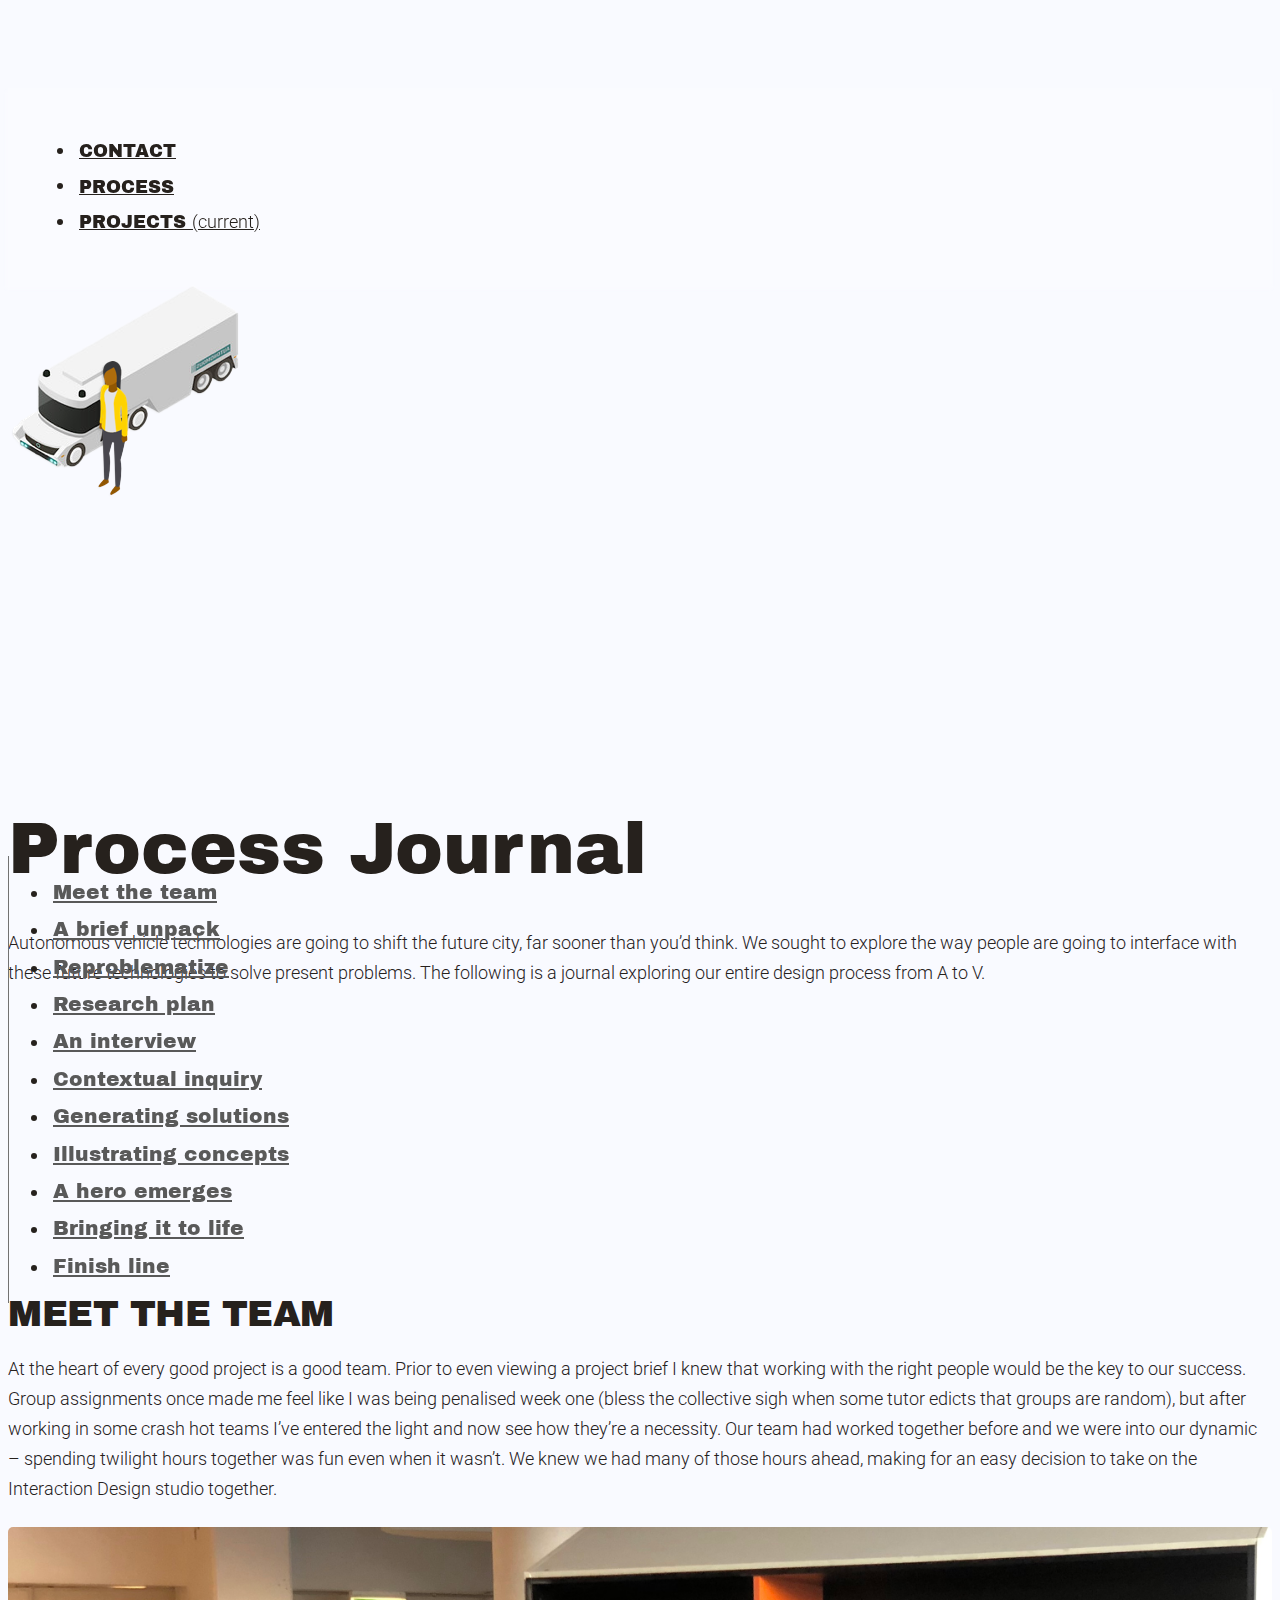
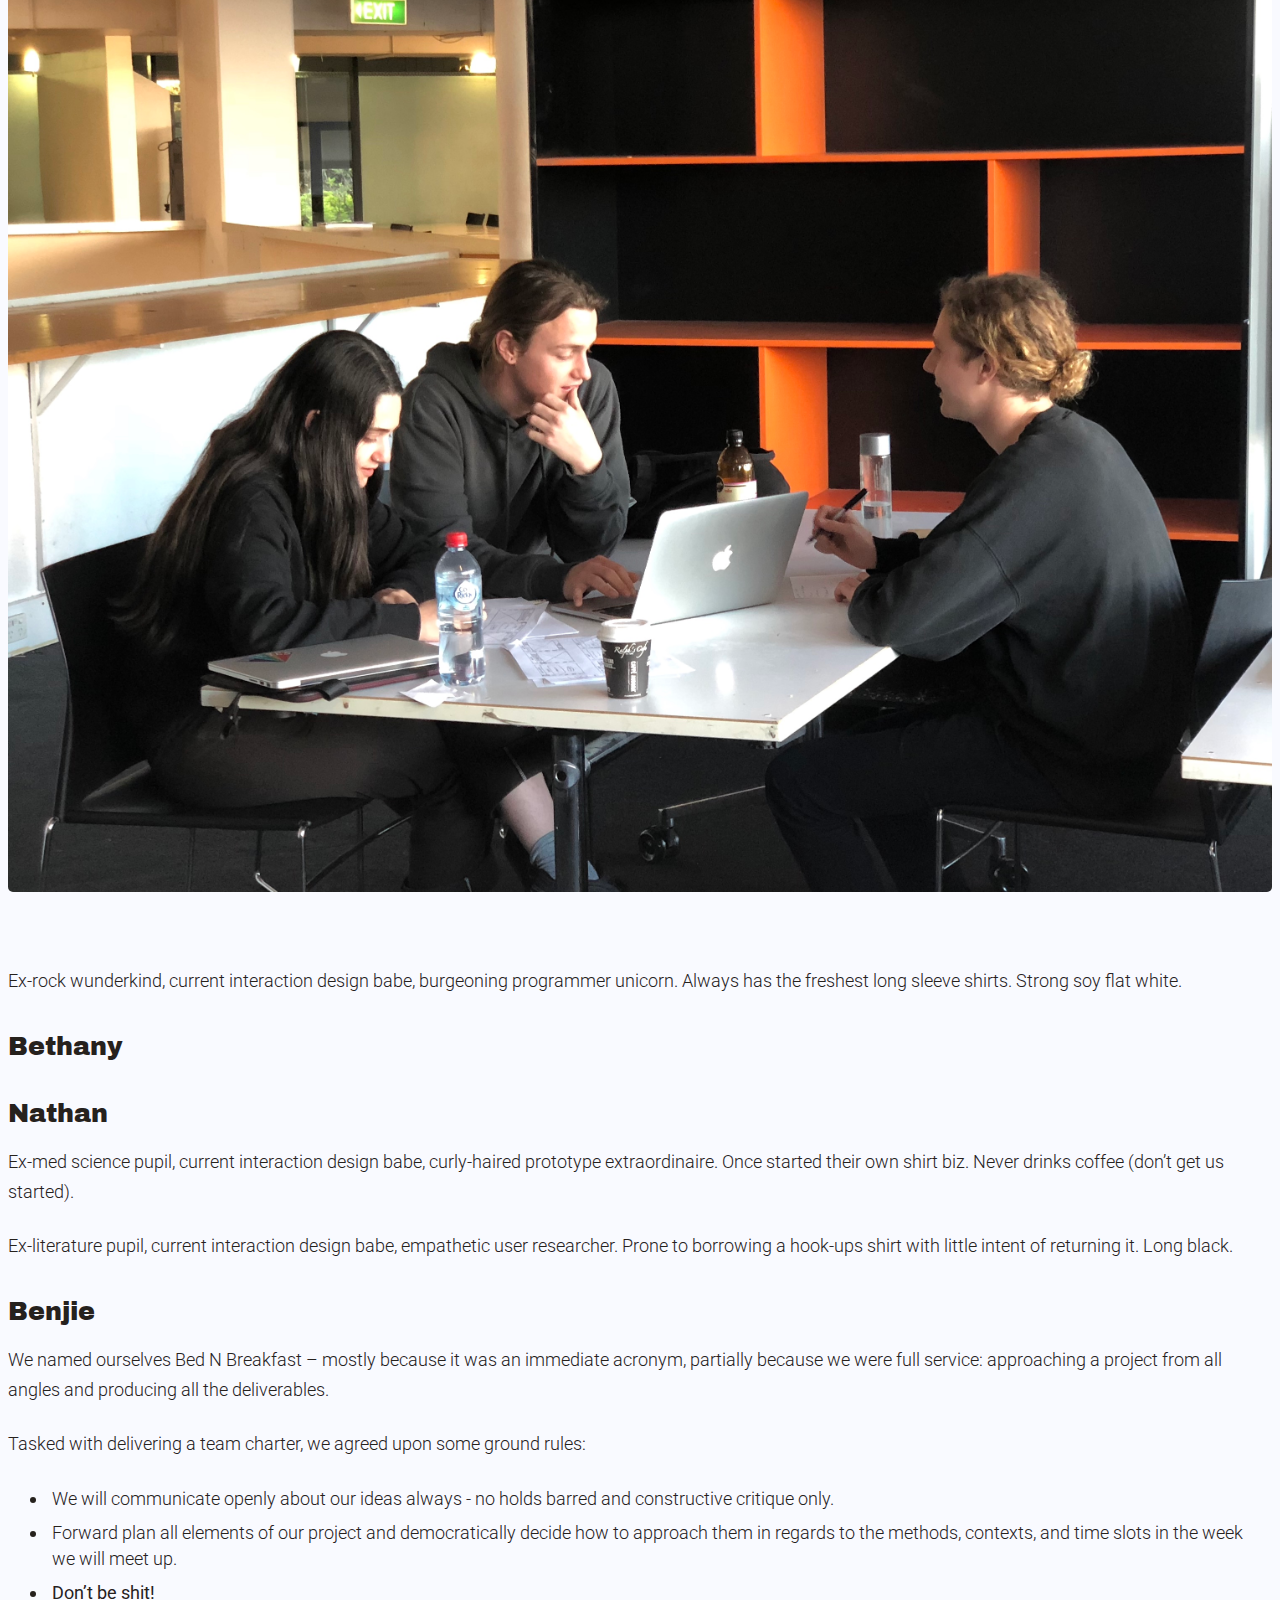
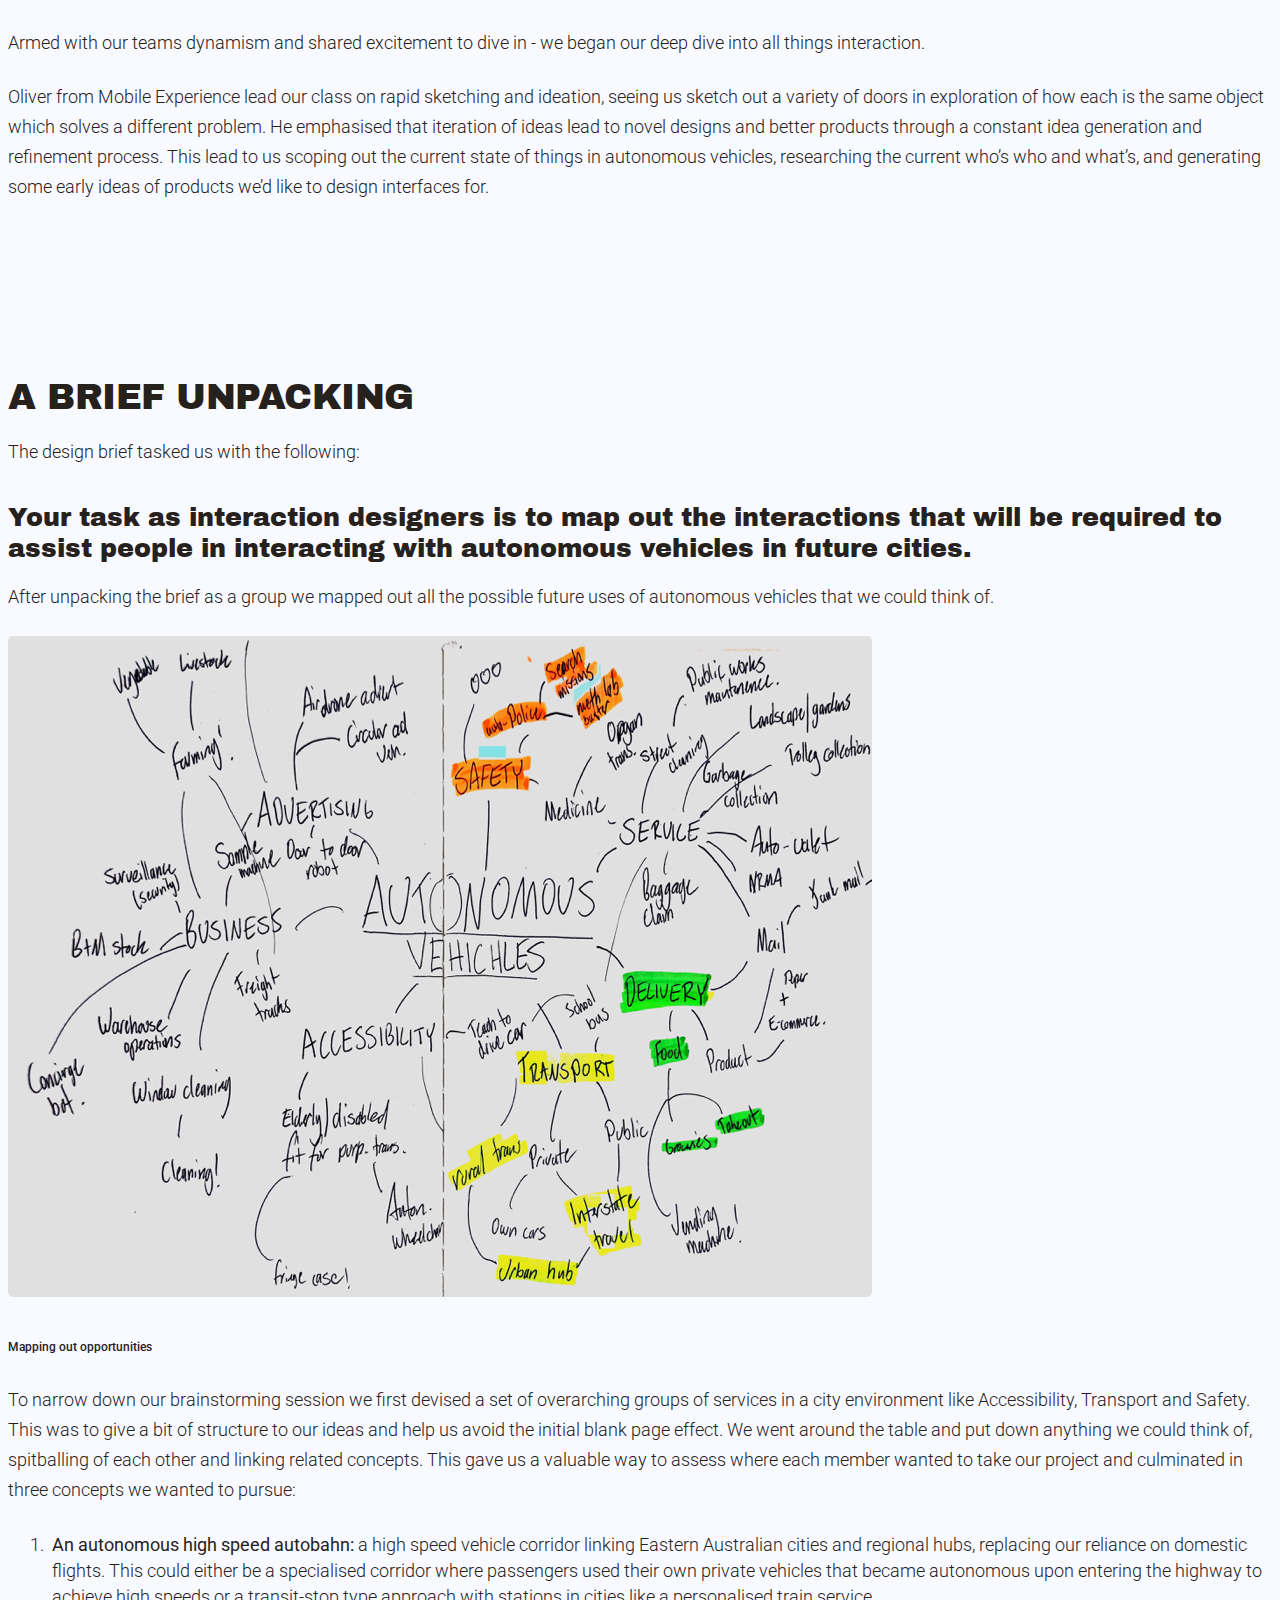
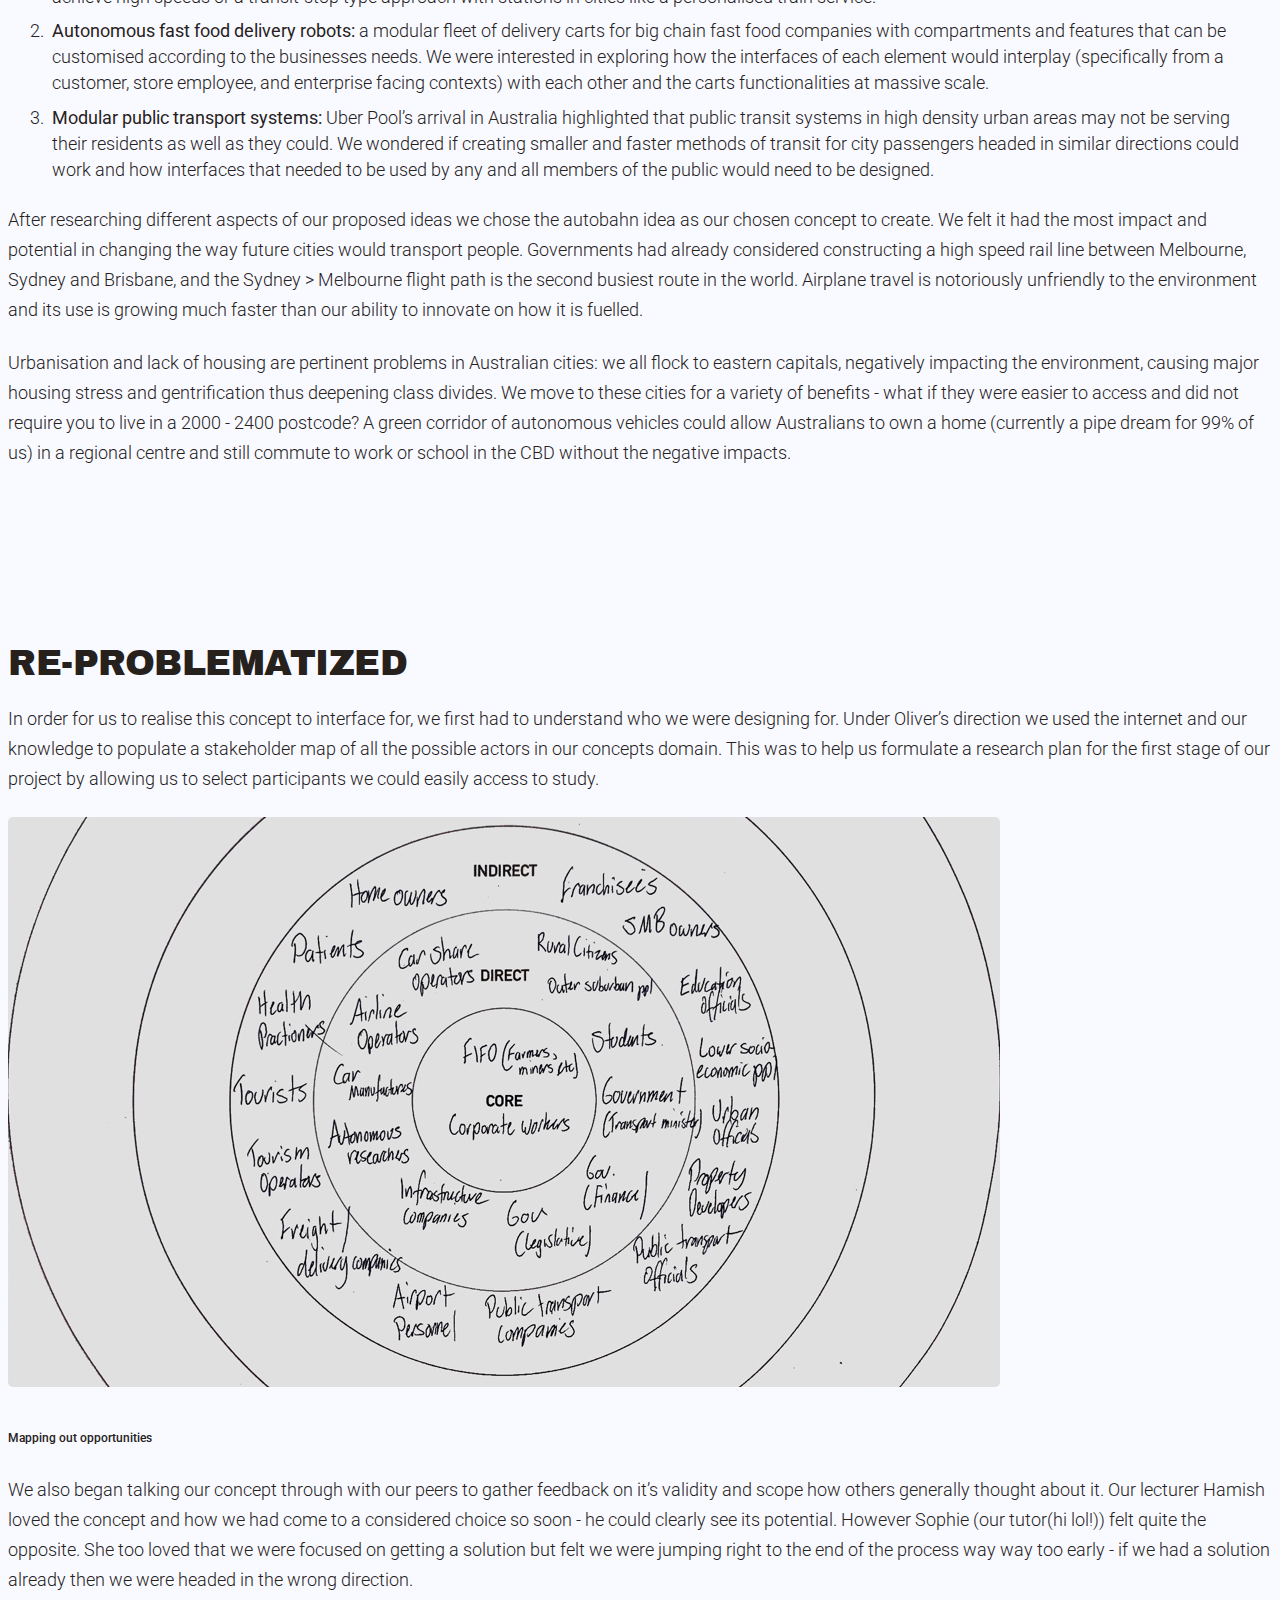
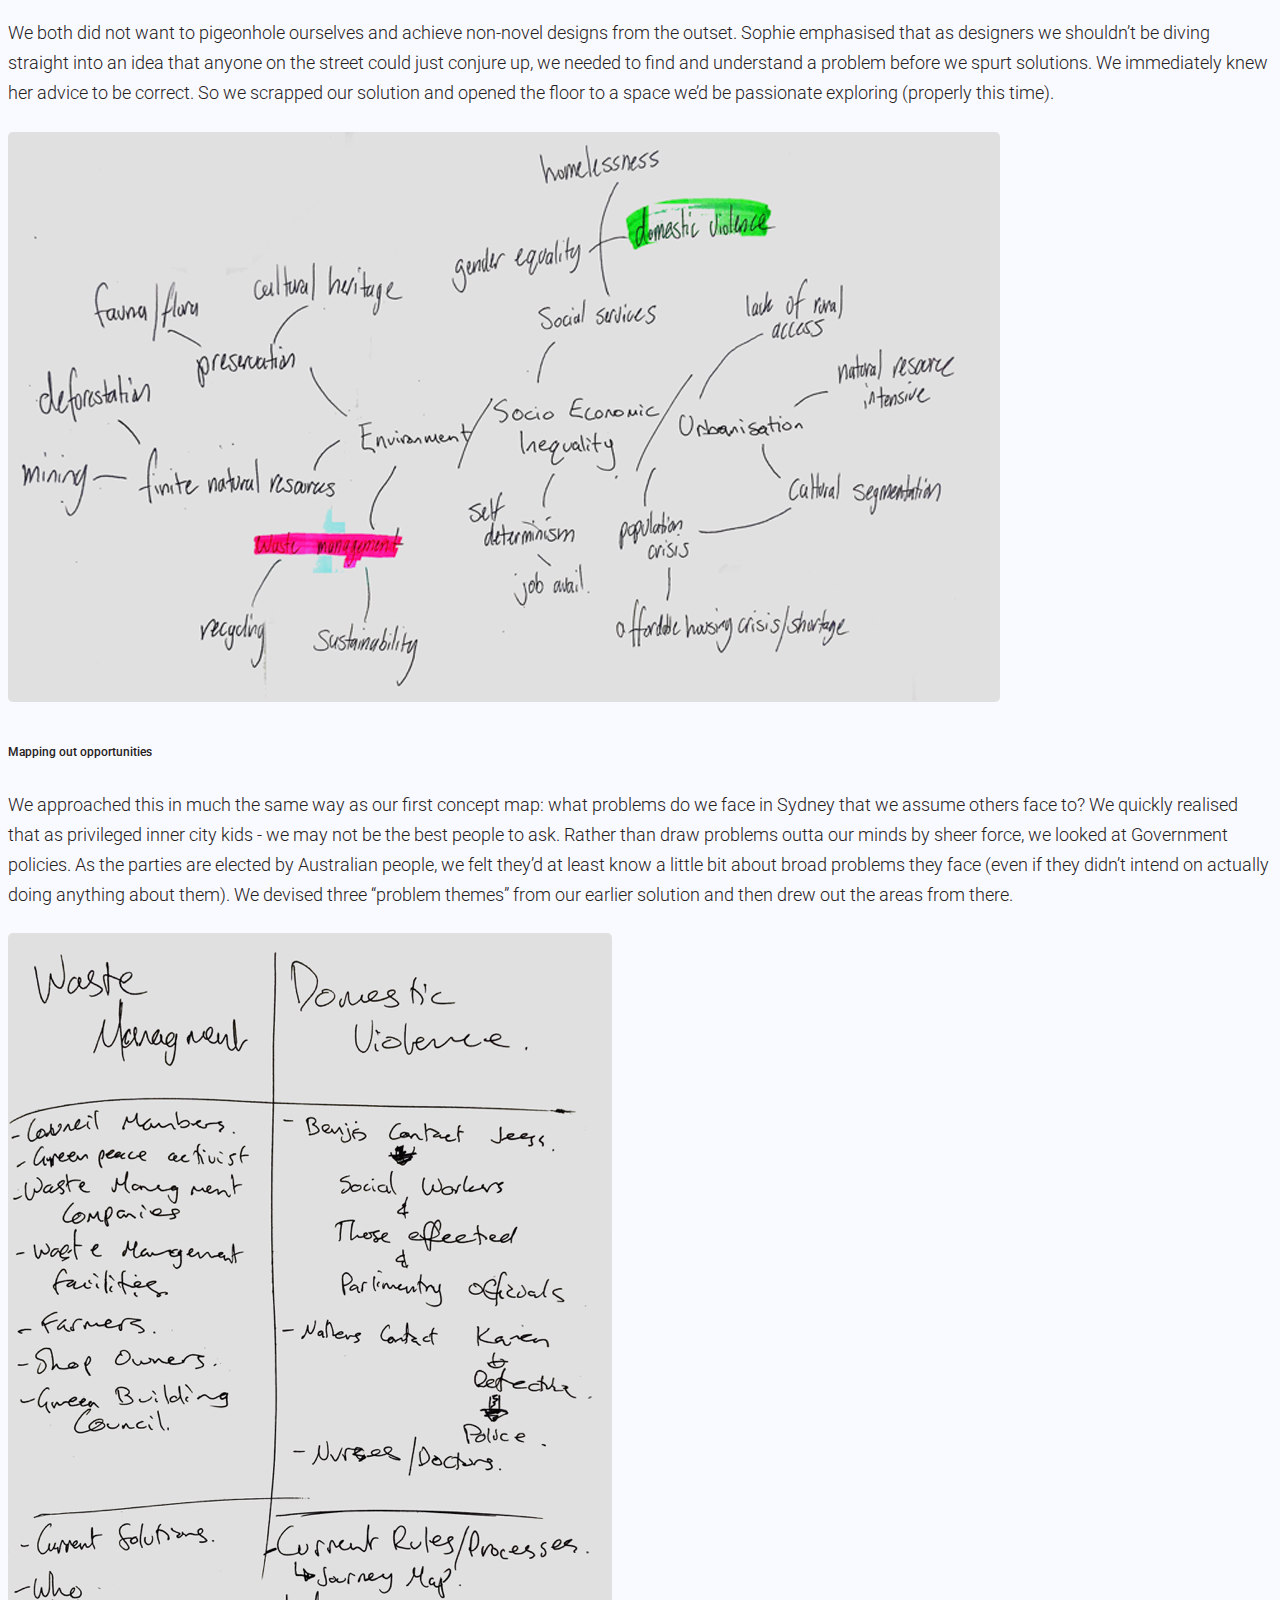
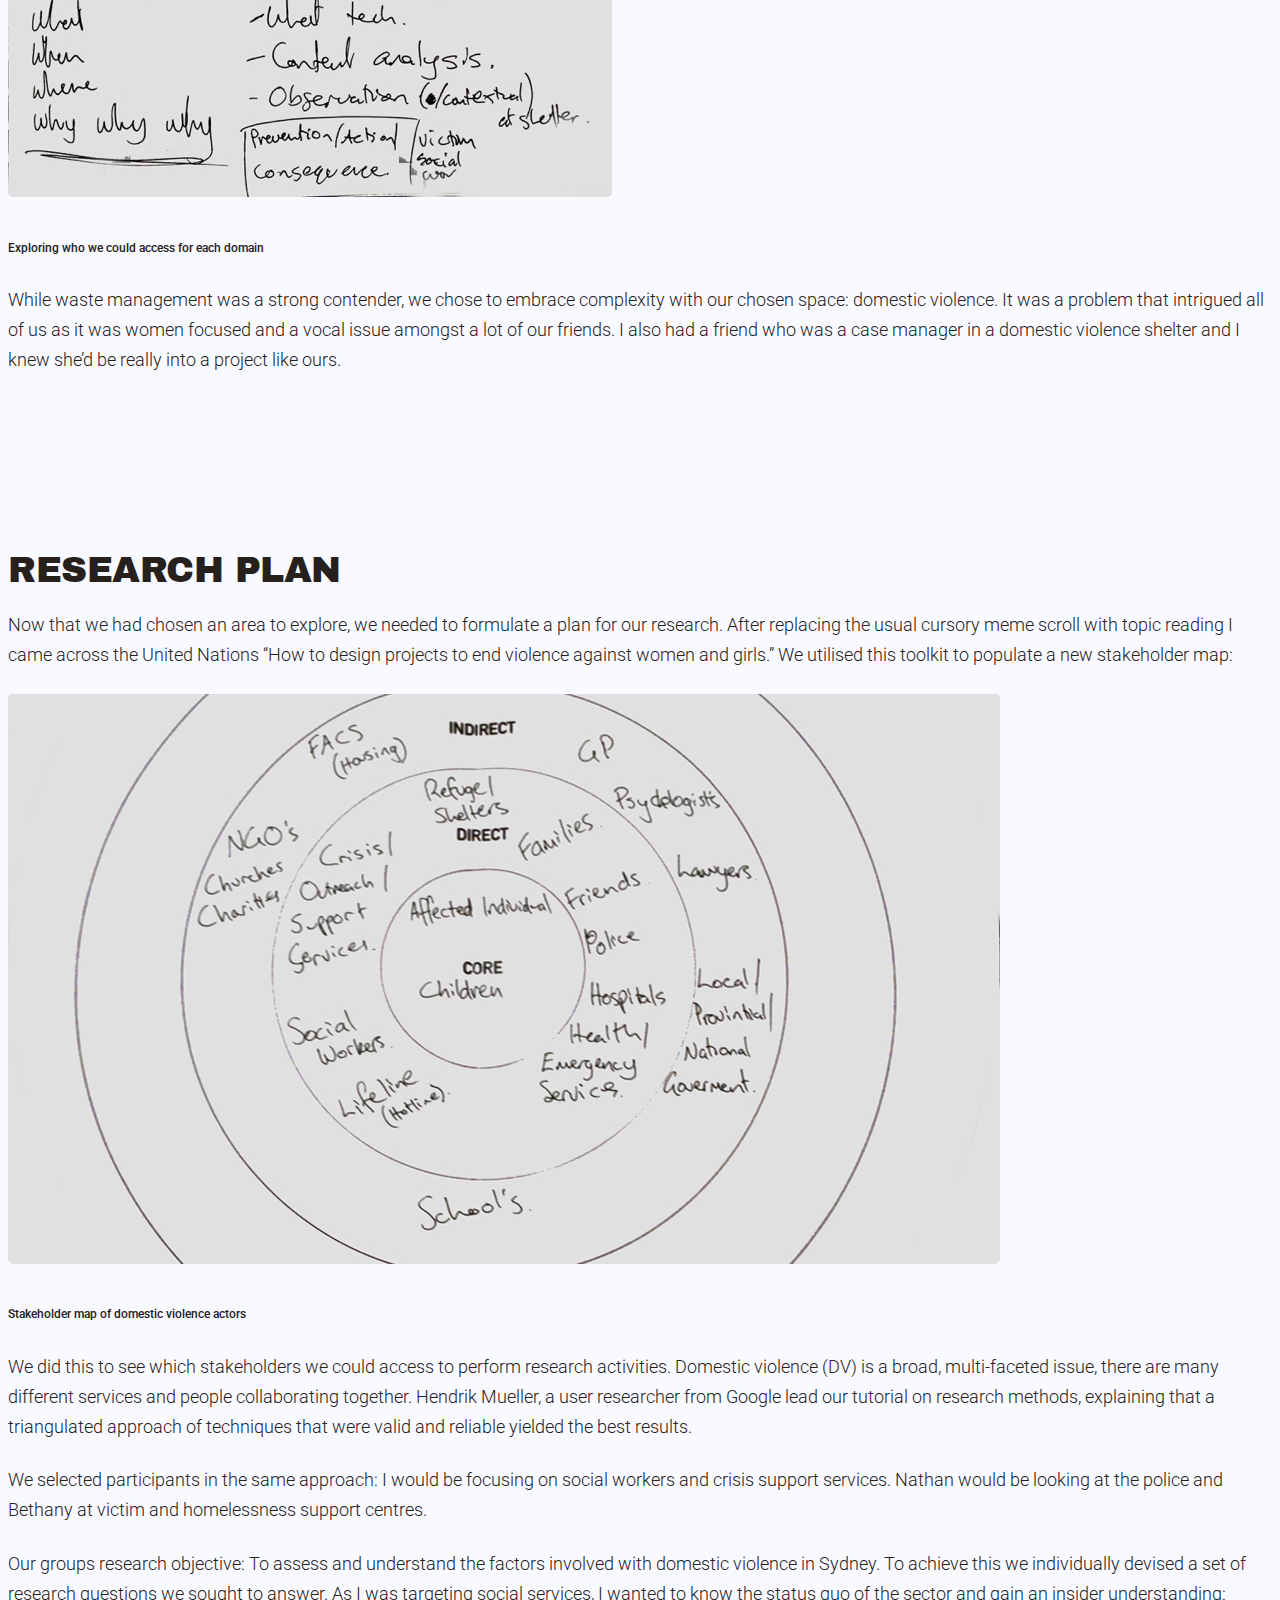
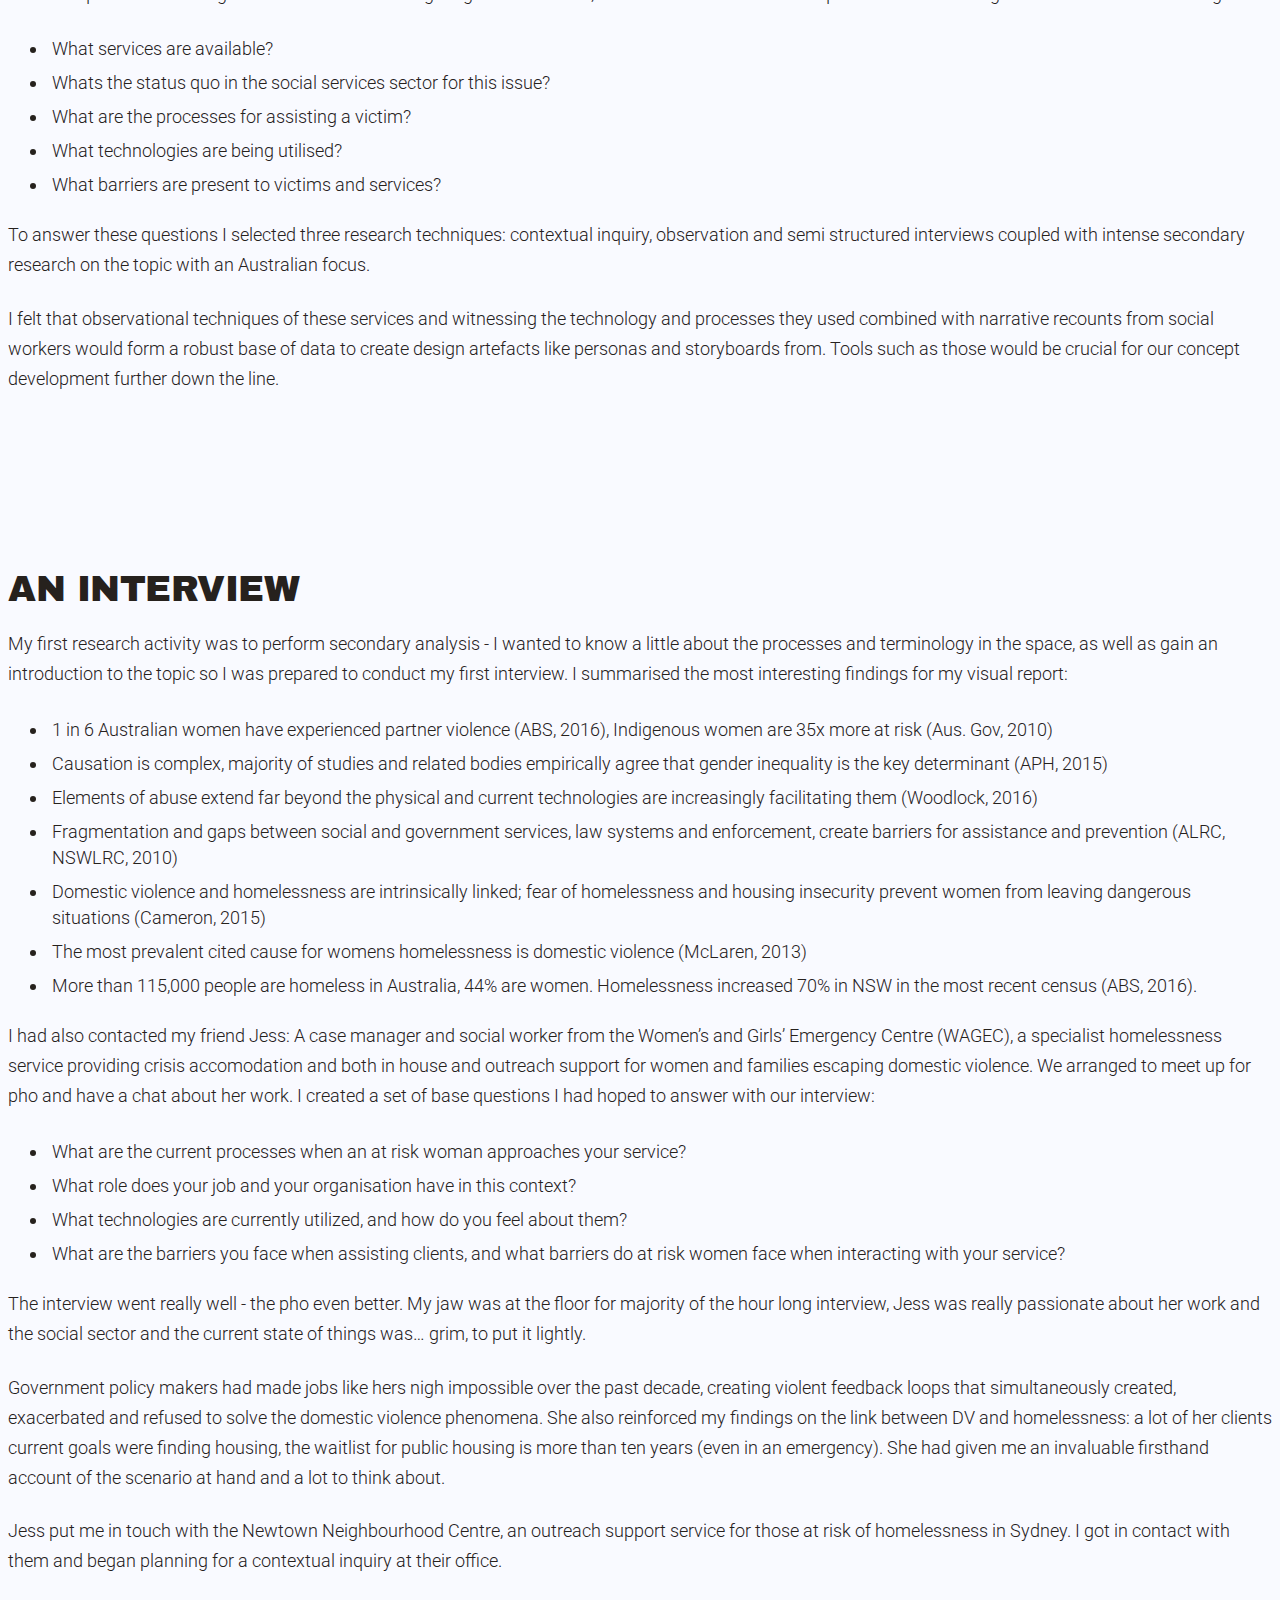
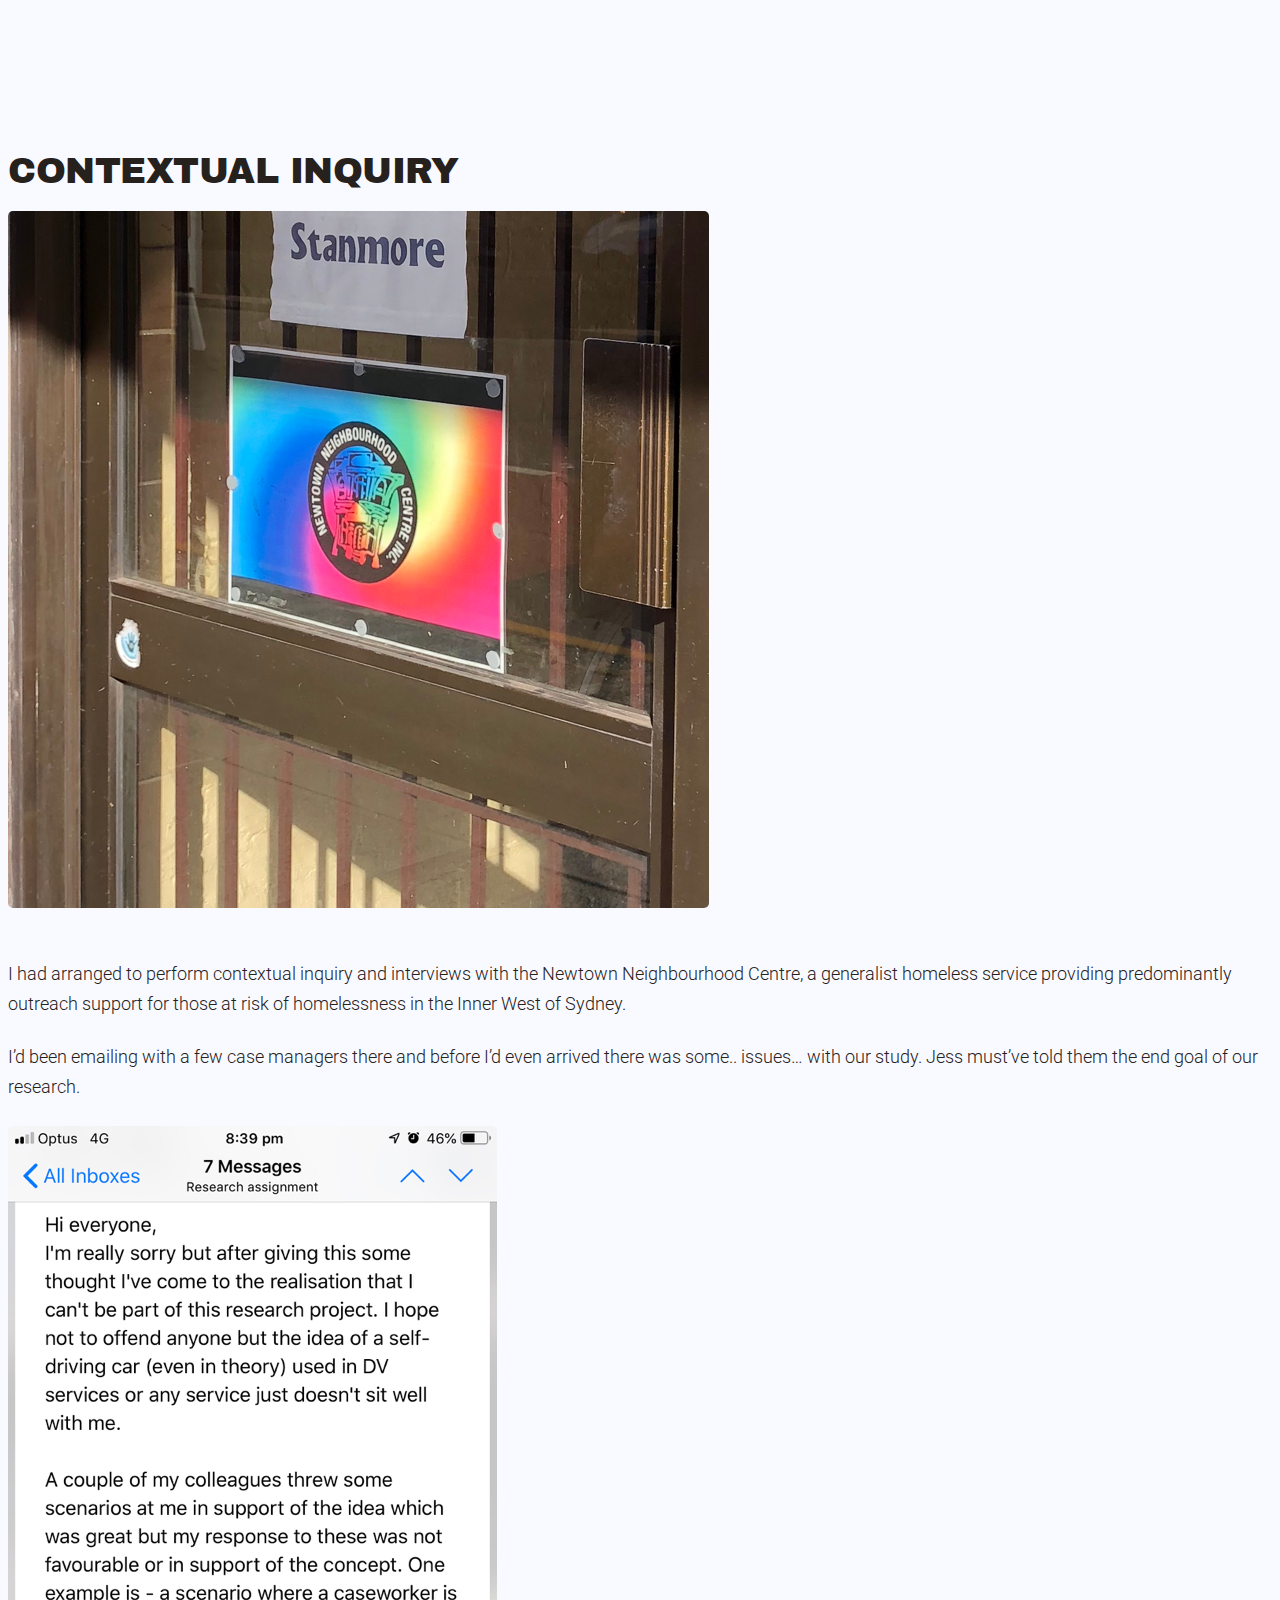
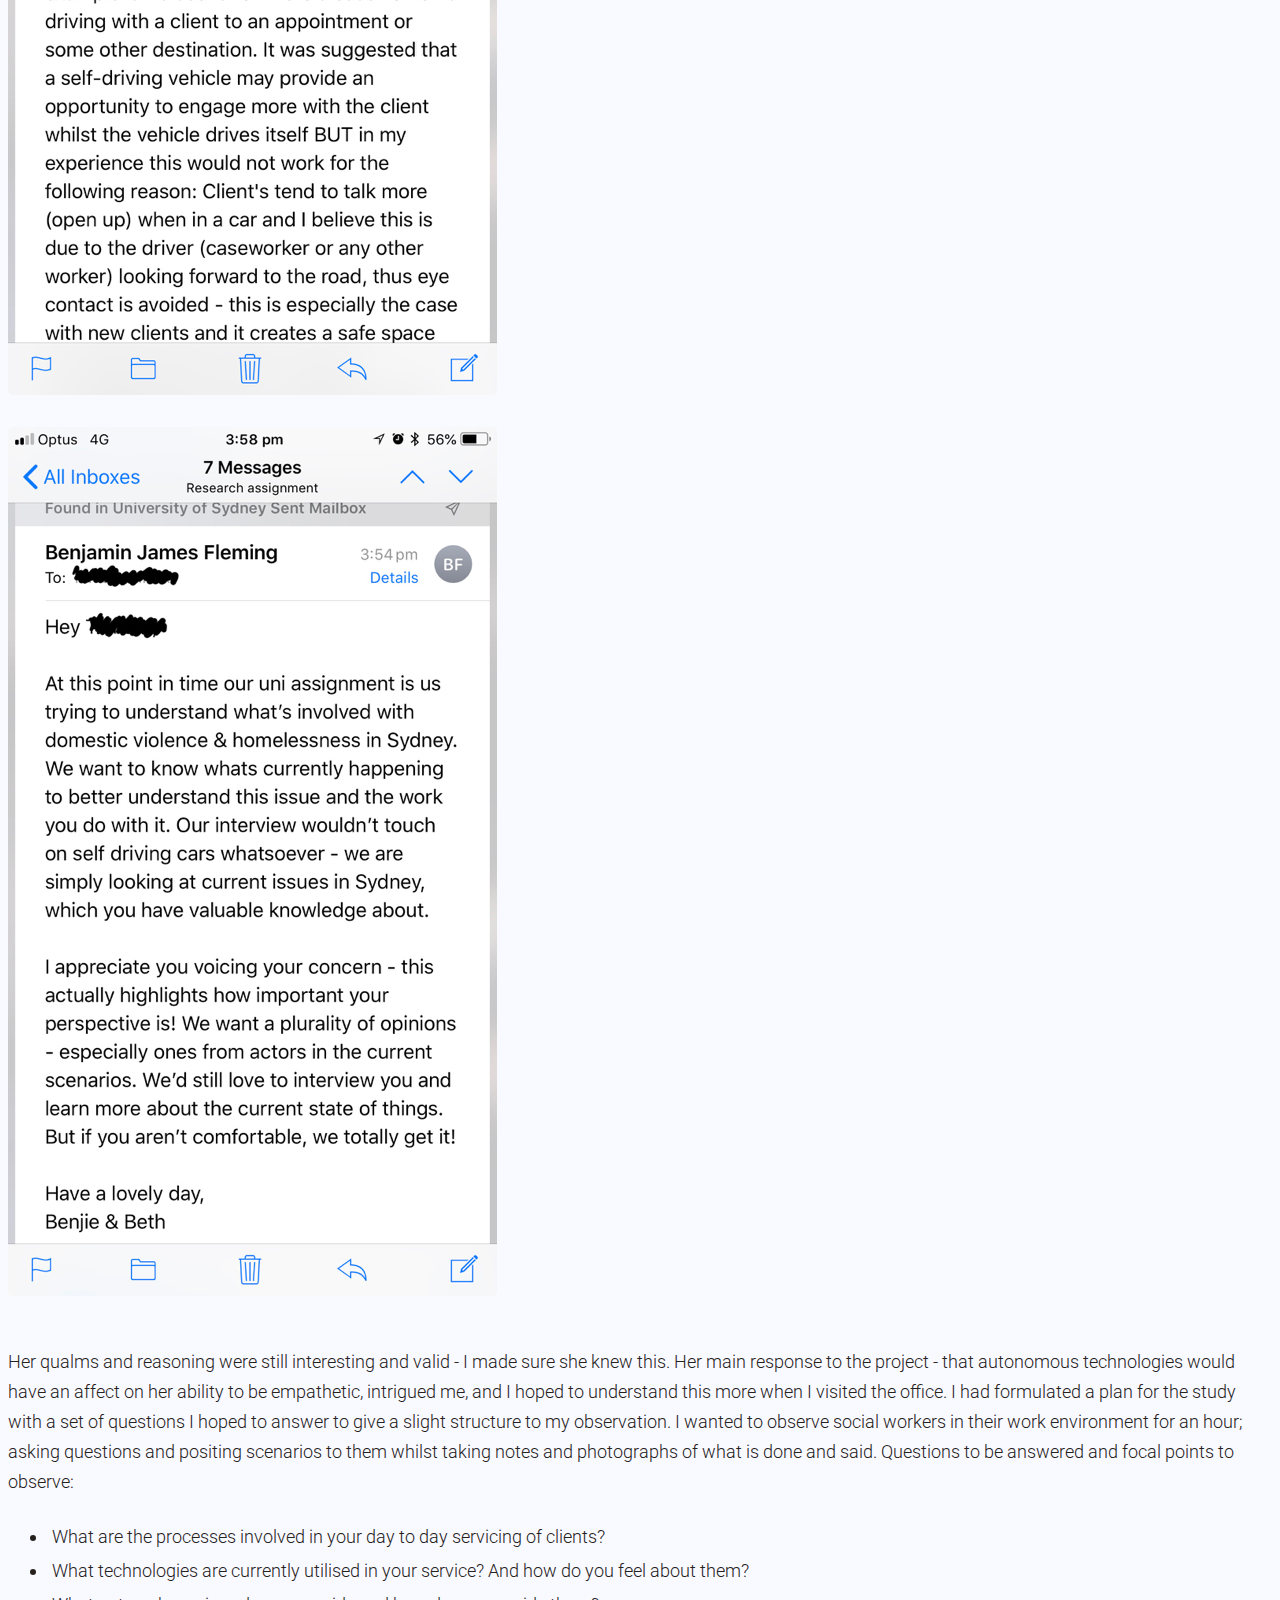
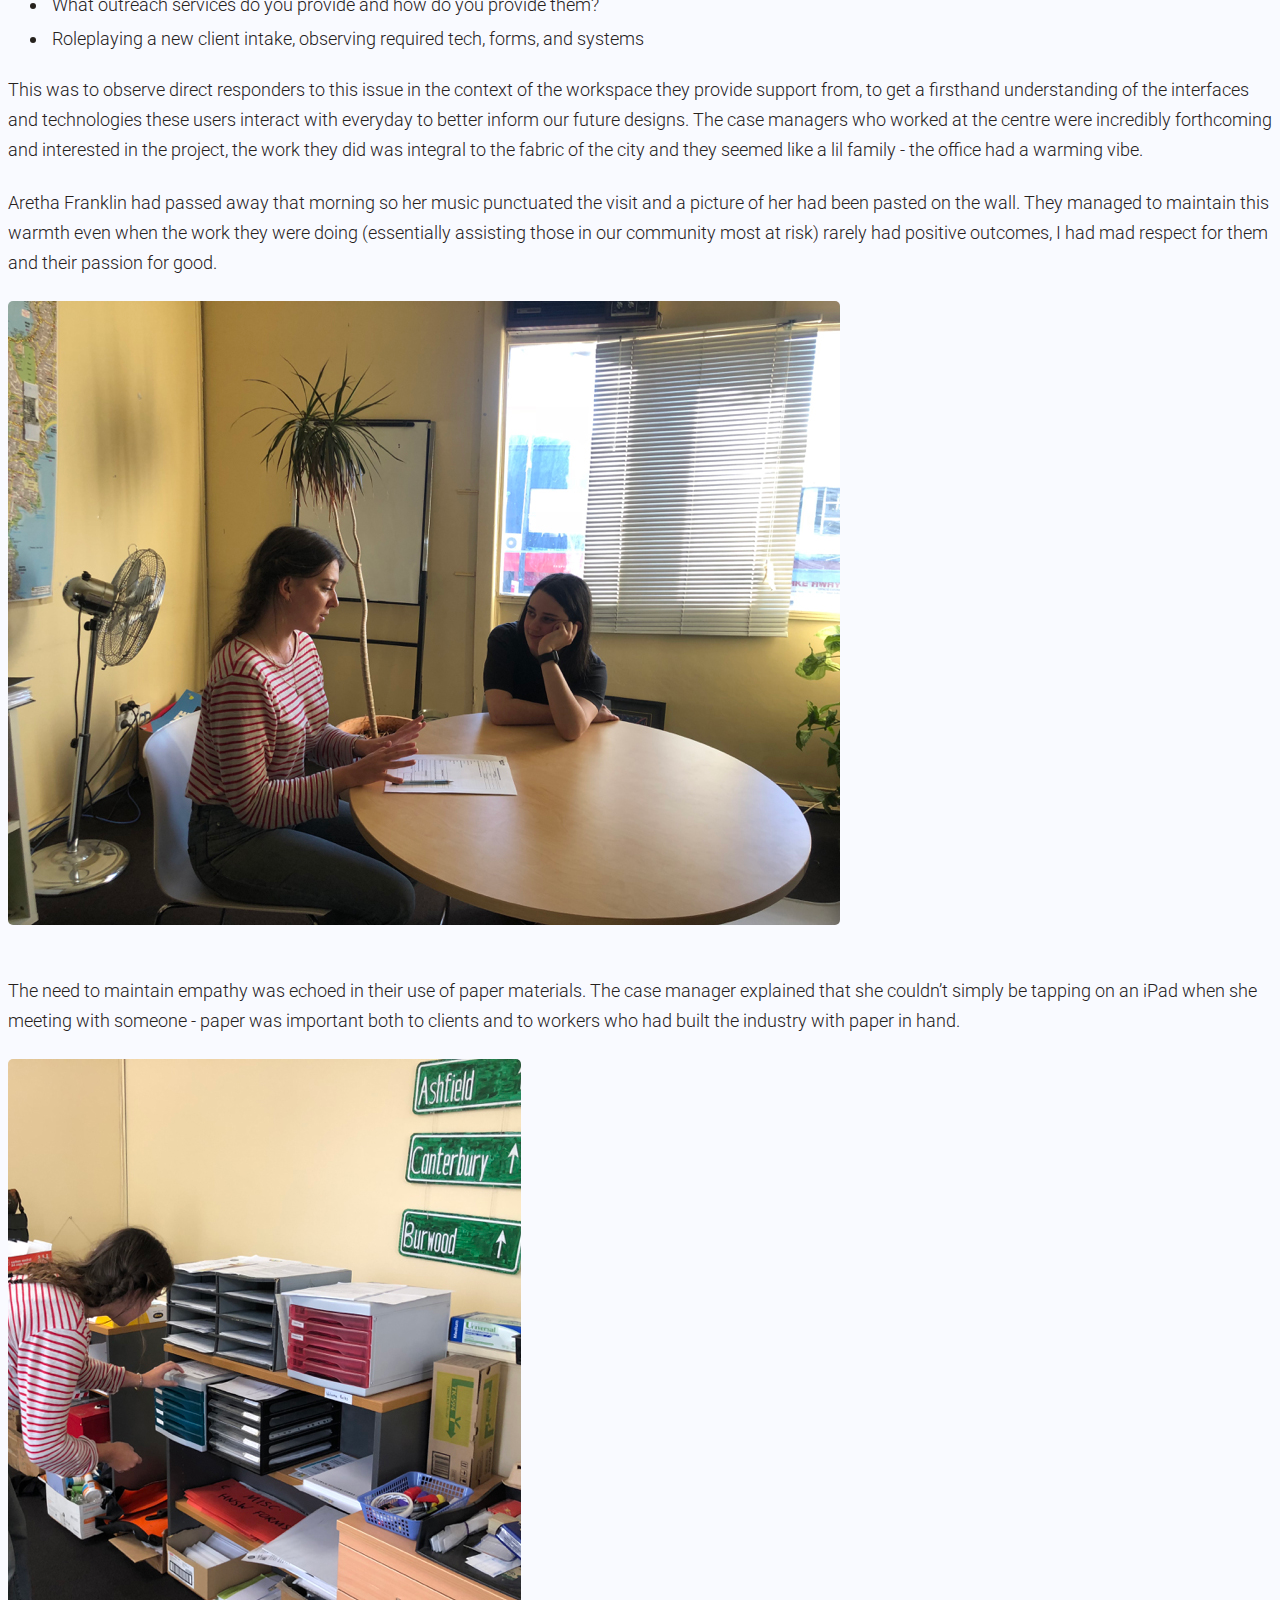
<file: process-journal.html>
<!doctype html>
<html lang="en">

<head>
    <!-- Required meta tags -->
    <meta charset="utf-8">
    <meta name="viewport" content="width=device-width, initial-scale=1, shrink-to-fit=no">

    <!-- Bootstrap CSS -->
    <link rel="stylesheet" href="https://stackpath.bootstrapcdn.com/bootstrap/4.1.3/css/bootstrap.min.css" integrity="sha384-MCw98/SFnGE8fJT3GXwEOngsV7Zt27NXFoaoApmYm81iuXoPkFOJwJ8ERdknLPMO" crossorigin="anonymous">

    <!-- Grab Google Fonts -->
    <link href="https://fonts.googleapis.com/css?family=Archivo+Black|Roboto" rel="stylesheet">

    <!-- Custom CSS File -->
    <link rel="stylesheet" href="./custom.css">

    <!-- Page Title -->
    <title>Benjamin Fleming | Product Designer</title>

    <!-- This is our Meta Description -->
    <meta name="description" content="What you write here will often show up in search results under the page title">

</head>

<body>





    <!-- This is where our Navbar lives -->
    <nav class="navbar navbar-expand-sm fixed-top">
        <div class="container">


            <ul class="navbar-nav">
                <li class="nav-item">
                    <a class="nav-item nav-link hvr-underline-reveal" href="./contact.html">CONTACT</a>
                </li>
                <li class="nav-item">
                    <a class="nav-item nav-link hvr-underline-reveal" href="./process-journal.html">PROCESS</a>
                </li>
                <li class="nav-item">
                    <a class="nav-item nav-link hvr-underline-reveal active" href="./index.html">PROJECTS <span class="sr-only">(current)</span></a> <!-- Put the class 'active' on the link of the page you are on -->
                </li>
            </ul>
        </div>


    </nav>
    <!-- Navbar End -->



    <!-- Portrait logo start -->

    <div class="square rounded float-right"></div>

    <img src="./img/common/logo_image.png" class="rounded float-right" id="selfportrait" alt="Benjamin Fleming">

    <!-- Portrait logo end -->

    <div class="container">

        <div class="col-md-2 ml-auto">
            <div class="floating-nav" id="floating-navigation">
                <ul class="nav flex-column">
                    <li class="nav-item">
                        <a class="nav-link float-nav-link active" href="#meet-the-team">Meet the team</a>
                    </li>
                    <li class="nav-item">
                        <a class="nav-link float-nav-link" href="#brief-unpack">A brief unpack</a>
                    </li>
                    <li class="nav-item">
                        <a class="nav-link float-nav-link" href="#reproblematize">Reproblematize</a>
                    </li>
                    <li class="nav-item">
                        <a class="nav-link float-nav-link" href="#research-plan">Research plan</a>
                    </li>
                    <li class="nav-item">
                        <a class="nav-link float-nav-link" href="#interview">An interview</a>
                    </li>
                    <li class="nav-item">
                        <a class="nav-link float-nav-link" href="#contextual-inquiry">Contextual inquiry</a>
                    </li>
                    <li class="nav-item">
                        <a class="nav-link float-nav-link" href="#generating-solutions">Generating solutions</a>
                    </li>
                    <li class="nav-item">
                        <a class="nav-link float-nav-link" href="#illustrating-concepts">Illustrating concepts</a>
                    </li>
                    <li class="nav-item">
                        <a class="nav-link float-nav-link" href="#hero-concept">A hero emerges</a>
                    </li>
                    <li class="nav-item">
                        <a class="nav-link float-nav-link" href="#ash-to-life">Bringing it to life</a>
                    </li>
                    <li class="nav-item">
                        <a class="nav-link float-nav-link" href="#finish-line">Finish line</a>
                    </li>

                </ul>
            </div>
        </div>

        <div class="row">

            <div class="col-md-9">

                <div class="row master-heading">
                    <div class="col-md-12">
                        <h1>Process Journal</h1>
                    </div>
                </div>






                <div class="row introduction">
                    <div class="col-md-12">
                        <p>Autonomous vehicle technologies are going to shift the future city, far sooner than you’d think. We sought to explore the way people are going to interface with these future technologies to solve present problems. The following is a journal exploring our entire design process from A to V.</p>
                    </div>
                </div>

                <div class="row section-heading" id="meet-the-team">
                    <div class="col-md-12">
                        <h3>Meet the team</h3>
                    </div>
                </div>

                <div class="row">
                    <div class="col-md-12">
                        <p>At the heart of every good project is a good team. Prior to even viewing a project brief I knew that working with the right people would be the key to our success. Group assignments once made me feel like I was being penalised week one (bless the collective sigh when some tutor edicts that groups are random), but after working in some crash hot teams I’ve entered the light and now see how they’re a necessity. Our team had worked together before and we were into our dynamic – spending twilight hours together was fun even when it wasn’t. We knew we had many of those hours ahead, making for an easy decision to take on the Interaction Design studio together.</p>
                    </div>
                </div>


                <div class="row pushitdown">
                    <div class="col-md-12">
                        <img src="./img/process-journal/the_team.jpg" class="img-fluid" alt="Responsive image">
                    </div>

                </div>

                <div class="row">
                    <div class="col-md-6">
                        <p>Ex-rock wunderkind, current interaction design babe, burgeoning programmer unicorn. Always has the freshest long sleeve shirts. Strong soy flat white. </p>
                    </div>
                    <div class="col-md-6">
                        <h4>Bethany</h4>
                    </div>
                </div>

                <div class="row">
                    <div class="col-md-6">
                        <h4 class="float-right">Nathan</h4>
                    </div>

                    <div class="col-md-6">
                        <p>Ex-med science pupil, current interaction design babe, curly-haired prototype extraordinaire. Once started their own shirt biz. Never drinks coffee (don’t get us started).
                        </p>
                    </div>
                </div>


                <div class="row">
                    <div class="col-md-6">
                        <p>Ex-literature pupil, current interaction design babe, empathetic user researcher. Prone to borrowing a hook-ups shirt with little intent of returning it. Long black.
                        </p>
                    </div>
                    <div class="col-md-6">
                        <h4>Benjie</h4>
                    </div>
                </div>

                <div class="row">
                    <div class="col-md-12">
                        <p>We named ourselves Bed N Breakfast – mostly because it was an immediate acronym, partially because we were full service: approaching a project from all angles and producing all the deliverables.</p>

                        <p>Tasked with delivering a team charter, we agreed upon some ground rules:</p>
                        <ul>
                            <li>We will communicate openly about our ideas always - no holds barred and constructive critique only.</li>
                            <li>Forward plan all elements of our project and democratically decide how to approach them in regards to the methods, contexts, and time slots in the week we will meet up.</li>
                            <li><strong>Don’t be shit!</strong></li>
                        </ul>

                        <p>Armed with our teams dynamism and shared excitement to dive in - we began our deep dive into all things interaction. </p>

                        <p>Oliver from Mobile Experience lead our class on rapid sketching and ideation, seeing us sketch out a variety of doors in exploration of how each is the same object which solves a different problem. He emphasised that iteration of ideas lead to novel designs and better products through a constant idea generation and refinement process. This lead to us scoping out the current state of things in autonomous vehicles, researching the current who’s who and what’s, and generating some early ideas of products we’d like to design interfaces for.</p>
                    </div>
                </div>


                <div class="row section-heading" id="brief-unpack">
                    <div class="col-md-12">
                        <h3>A brief unpacking</h3>
                    </div>
                </div>


                <div class="row">
                    <div class="col-md-12">
                        <p>The design brief tasked us with the following:
                        </p>
                        <h4>Your task as interaction designers is to map out the interactions that will be required to assist people in interacting with autonomous vehicles in future cities. </h4>

                        <p>After unpacking the brief as a group we mapped out all the possible future uses of autonomous vehicles that we could think of.</p>

                    </div>
                </div>

                <div class="row">
                    <div class="col-md-12">
                        <img src="./img/process-journal/av_concept_map.jpg" class="img-fluid" alt="Responsive image">
                        <span class="img-caption">Mapping out opportunities</span>
                    </div>
                    <div class="col-md-12">
                        <p>To narrow down our brainstorming session we first devised a set of overarching groups of services in a city environment like Accessibility, Transport and Safety. This was to give a bit of structure to our ideas and help us avoid the initial blank page effect. We went around the table and put down anything we could think of, spitballing of each other and linking related concepts. This gave us a valuable way to assess where each member wanted to take our project and culminated in three concepts we wanted to pursue: </p>
                    </div>
                </div>

                <div class="row">
                    <div class="col-md-12">
                        <ol>
                            <li><b>An autonomous high speed autobahn: </b>a high speed vehicle corridor linking Eastern Australian cities and regional hubs, replacing our reliance on domestic flights. This could either be a specialised corridor where passengers used their own private vehicles that became autonomous upon entering the highway to achieve high speeds or a transit-stop type approach with stations in cities like a personalised train service. </li>
                            <li><b>Autonomous fast food delivery robots:</b> a modular fleet of delivery carts for big chain fast food companies with compartments and features that can be customised according to the businesses needs. We were interested in exploring how the interfaces of each element would interplay (specifically from a customer, store employee, and enterprise facing contexts) with each other and the carts functionalities at massive scale.</li>
                            <li><b>Modular public transport systems:</b> Uber Pool’s arrival in Australia highlighted that public transit systems in high density urban areas may not be serving their residents as well as they could. We wondered if creating smaller and faster methods of transit for city passengers headed in similar directions could work and how interfaces that needed to be used by any and all members of the public would need to be designed.</li>
                        </ol>


                    </div>
                </div>

                <div class="row">
                    <div class="col-md-12">
                        <p>After researching different aspects of our proposed ideas we chose the autobahn idea as our chosen concept to create. We felt it had the most impact and potential in changing the way future cities would transport people. Governments had already considered constructing a high speed rail line between Melbourne, Sydney and Brisbane, and the Sydney > Melbourne flight path is the second busiest route in the world. Airplane travel is notoriously unfriendly to the environment and its use is growing much faster than our ability to innovate on how it is fuelled.</p>

                        <p>Urbanisation and lack of housing are pertinent problems in Australian cities: we all flock to eastern capitals, negatively impacting the environment, causing major housing stress and gentrification thus deepening class divides. We move to these cities for a variety of benefits - what if they were easier to access and did not require you to live in a 2000 - 2400 postcode? A green corridor of autonomous vehicles could allow Australians to own a home (currently a pipe dream for 99% of us) in a regional centre and still commute to work or school in the CBD without the negative impacts.
                        </p>
                    </div>
                </div>


                <div class="row section-heading" id="reproblematize">
                    <div class="col-md-12">
                        <h3>Re-problematized</h3>
                    </div>
                </div>


                <div class="row">
                    <div class="col-md-12">
                        <p>In order for us to realise this concept to interface for, we first had to understand who we were designing for. Under Oliver’s direction we used the internet and our knowledge to populate a stakeholder map of all the possible actors in our concepts domain. This was to help us formulate a research plan for the first stage of our project by allowing us to select participants we could easily access to study.
                        </p>
                    </div>

                    <div class="col-md-12">
                        <img src="./img/process-journal/autobahn_stakeholder_map.jpg" class="img-fluid" alt="Responsive image">
                        <span class="img-caption">Mapping out opportunities</span>
                    </div>

                    <div class="col-md-12">
                        <p>We also began talking our concept through with our peers to gather feedback on it’s validity and scope how others generally thought about it. Our lecturer Hamish loved the concept and how we had come to a considered choice so soon - he could clearly see its potential. However Sophie (our tutor(hi lol!)) felt quite the opposite. She too loved that we were focused on getting a solution but felt we were jumping right to the end of the process way way too early - if we had a solution already then we were headed in the wrong direction.
                        </p>

                        <p>We both did not want to pigeonhole ourselves and achieve non-novel designs from the outset. Sophie emphasised that as designers we shouldn’t be diving straight into an idea that anyone on the street could just conjure up, we needed to find and understand a problem before we spurt solutions. We immediately knew her advice to be correct. So we scrapped our solution and opened the floor to a space we’d be passionate exploring (properly this time). </p>

                    </div>

                    <div class="col-md-12">
                        <img src="./img/process-journal/issues_concept_map.jpg" class="img-fluid" alt="Responsive image">
                        <span class="img-caption">Mapping out opportunities</span>
                    </div>

                    <div class="col-md-12">
                        <p> We approached this in much the same way as our first concept map: what problems do we face in Sydney that we assume others face to? We quickly realised that as privileged inner city kids - we may not be the best people to ask. Rather than draw problems outta our minds by sheer force, we looked at Government policies. As the parties are elected by Australian people, we felt they’d at least know a little bit about broad problems they face (even if they didn’t intend on actually doing anything about them). We devised three “problem themes” from our earlier solution and then drew out the areas from there. </p>

                    </div>

                </div>

                <div class="row">
                    <div class="col-md-8">
                        <img src="./img/process-journal/dv_notes.jpg" class="img-fluid" alt="Responsive image">
                        <span class="img-caption">Exploring who we could access for each domain</span>
                    </div>

                    <div class="col-md-4">
                        <p>While waste management was a strong contender, we chose to embrace complexity with our chosen space: domestic violence. It was a problem that intrigued all of us as it was women focused and a vocal issue amongst a lot of our friends. I also had a friend who was a case manager in a domestic violence shelter and I knew she’d be really into a project like ours.
                        </p>
                    </div>
                </div>


                <div class="row section-heading" id="research-plan">
                    <div class="col-md-12">
                        <h3>Research plan</h3>
                    </div>
                </div>

                <div class="row">
                    <div class="col-md-12">
                        <p>Now that we had chosen an area to explore, we needed to formulate a plan for our research. After replacing the usual cursory meme scroll with topic reading I came across the United Nations “How to design projects to end violence against women and girls.” We utilised this toolkit to populate a new stakeholder map:
                        </p>
                    </div>
                    <div class="col-md-12">
                        <img src="./img/process-journal/dv_stakeholder_map.jpg" class="img-fluid" alt="Responsive image">
                        <span class="img-caption">Stakeholder map of domestic violence actors</span>
                    </div>
                </div>

                <div class="row">
                    <div class="col-md-12">
                        <p>We did this to see which stakeholders we could access to perform research activities. Domestic violence (DV) is a broad, multi-faceted issue, there are many different services and people collaborating together. Hendrik Mueller, a user researcher from Google lead our tutorial on research methods, explaining that a triangulated approach of techniques that were valid and reliable yielded the best results. </p>

                        <p>We selected participants in the same approach: I would be focusing on social workers and crisis support services. Nathan would be looking at the police and Bethany at victim and homelessness support centres. </p>

                        <p>Our groups research objective: To assess and understand the factors involved with domestic violence in Sydney. To achieve this we individually devised a set of research questions we sought to answer. As I was targeting social services, I wanted to know the status quo of the sector and gain an insider understanding:
                        </p>

                    </div>
                </div>

                <div class="row">
                    <div class="col-md-12">
                        <ul>
                            <li>What services are available?</li>
                            <li>Whats the status quo in the social services sector for this issue?</li>
                            <li>What are the processes for assisting a victim?</li>
                            <li>What technologies are being utilised?</li>
                            <li>What barriers are present to victims and services?</li>
                        </ul>

                    </div>
                </div>

                <div class="row">
                    <div class="col-md-12">
                        <p>To answer these questions I selected three research techniques: contextual inquiry, observation and semi structured interviews coupled with intense secondary research on the topic with an Australian focus. </p>

                        <p>I felt that observational techniques of these services and witnessing the technology and processes they used combined with narrative recounts from social workers would form a robust base of data to create design artefacts like personas and storyboards from. Tools such as those would be crucial for our concept development further down the line. </p>



                    </div>
                </div>

                <div class="row section-heading" id="interview">
                    <div class="col-md-12">
                        <h3>An interview</h3>
                    </div>
                </div>

                <div class="row">
                    <div class="col-md-12">
                        <p>My first research activity was to perform secondary analysis - I wanted to know a little about the processes and terminology in the space, as well as gain an introduction to the topic so I was prepared to conduct my first interview. I summarised the most interesting findings for my visual report:
                        </p>

                    </div>
                </div>


                <div class="row">
                    <div class="col-md-12">
                        <ul>
                            <li>1 in 6 Australian women have experienced partner violence (ABS, 2016), Indigenous women are 35x more at risk (Aus. Gov, 2010) </li>
                            <li>Causation is complex, majority of studies and related bodies empirically agree that gender inequality is the key determinant (APH, 2015)</li>
                            <li>Elements of abuse extend far beyond the physical and current technologies are increasingly facilitating them (Woodlock, 2016)
                            </li>
                            <li>Fragmentation and gaps between social and government services, law systems and enforcement, create barriers for assistance and prevention (ALRC, NSWLRC, 2010)</li>
                            <li>Domestic violence and homelessness are intrinsically linked; fear of homelessness and housing insecurity prevent women from leaving dangerous situations (Cameron, 2015) </li>
                            <li>The most prevalent cited cause for womens homelessness is domestic violence (McLaren, 2013) </li>
                            <li>More than 115,000 people are homeless in Australia, 44% are women. Homelessness increased 70% in NSW in the most recent census (ABS, 2016).</li>
                        </ul>

                    </div>
                </div>

                <div class="row">
                    <div class="col-md-12">
                        <p>I had also contacted my friend Jess: A case manager and social worker from the Women’s and Girls’ Emergency Centre (WAGEC), a specialist homelessness service providing crisis accomodation and both in house and outreach support for women and families escaping domestic violence. We arranged to meet up for pho and have a chat about her work. I created a set of base questions I had hoped to answer with our interview:
                        </p>

                    </div>
                </div>

                <div class="row">
                    <div class="col-md-12">
                        <ul>
                            <li>What are the current processes when an at risk woman approaches your service? </li>
                            <li>What role does your job and your organisation have in this context?</li>
                            <li>What technologies are currently utilized, and how do you feel about them?

                            </li>
                            <li>What are the barriers you face when assisting clients, and what barriers do at risk women face when interacting with your service?</li>

                        </ul>

                    </div>
                </div>

                <div class="row">
                    <div class="col-md-12">
                        <p>The interview went really well - the pho even better. My jaw was at the floor for majority of the hour long interview, Jess was really passionate about her work and the social sector and the current state of things was… grim, to put it lightly.
                        </p>

                        <p>Government policy makers had made jobs like hers nigh impossible over the past decade, creating violent feedback loops that simultaneously created, exacerbated and refused to solve the domestic violence phenomena. She also reinforced my findings on the link between DV and homelessness: a lot of her clients current goals were finding housing, the waitlist for public housing is more than ten years (even in an emergency). She had given me an invaluable firsthand account of the scenario at hand and a lot to think about. </p>

                        <p>Jess put me in touch with the Newtown Neighbourhood Centre, an outreach support service for those at risk of homelessness in Sydney. I got in contact with them and began planning for a contextual inquiry at their office. </p>

                    </div>
                </div>

                <div class="row section-heading" id="contextual-inquiry">
                    <div class="col-md-12">
                        <h3>Contextual inquiry</h3>
                    </div>
                </div>

                <div class="row">
                    <div class="col-md-6">
                        <img src="./img/process-journal/newtown_neighbourhood_centre.jpg" class="img-fluid" alt="Responsive image">
                    </div>

                    <div class="col-md-6">
                        <p>I had arranged to perform contextual inquiry and interviews with the Newtown Neighbourhood Centre, a generalist homeless service providing predominantly outreach support for those at risk of homelessness in the Inner West of Sydney.</p>


                    </div>
                </div>

                <div class="row">
                    <div class="col-md-12">
                        <p>I’d been emailing with a few case managers there and before I’d even arrived there was some.. issues… with our study. Jess must’ve told them the end goal of our research.</p>
                    </div>

                </div>

                <div class="row">
                    <div class="col-md-1">
                    </div>

                    <div class="col-md-5">
                        <img src="./img/process-journal/newtown_nc_reply1.jpg" class="img-fluid" alt="Responsive image">
                    </div>

                    <div class="col-md-5">
                        <img src="./img/process-journal/newtown_nc_reply2.jpg" class="img-fluid" alt="Responsive image">
                    </div>

                    <div class="col-md-1">
                    </div>
                </div>


                <div class="row">


                    <div class="col-md-7">
                        <p>Her qualms and reasoning were still interesting and valid - I made sure she knew this. Her main response to the project - that autonomous technologies would have an affect on her ability to be empathetic, intrigued me, and I hoped to understand this more when I visited the office. I had formulated a plan for the study with a set of questions I hoped to answer to give a slight structure to my observation. I wanted to observe social workers in their work environment for an hour; asking questions and positing scenarios to them whilst taking notes and photographs of what is done and said. Questions to be answered and focal points to observe: </p>
                    </div>

                    <div class="col-md-5">
                        <ul>
                            <li>What are the processes involved in your day to day servicing of clients?</li>
                            <li>What technologies are currently utilised in your service? And how do you feel about them?</li>
                            <li>What outreach services do you provide and how do you provide them?</li>
                            <li>Roleplaying a new client intake, observing required tech, forms, and systems </li>
                        </ul>
                    </div>
                </div>


                <div class="row">


                    <div class="col-md-12">
                        <p> This was to observe direct responders to this issue in the context of the workspace they provide support from, to get a firsthand understanding of the interfaces and technologies these users interact with everyday to better inform our future designs. The case managers who worked at the centre were incredibly forthcoming and interested in the project, the work they did was integral to the fabric of the city and they seemed like a lil family - the office had a warming vibe.
                        </p>

                        <p>Aretha Franklin had passed away that morning so her music punctuated the visit and a picture of her had been pasted on the wall. They managed to maintain this warmth even when the work they were doing (essentially assisting those in our community most at risk) rarely had positive outcomes, I had mad respect for them and their passion for good. </p>

                    </div>
                </div>


                <div class="row">


                    <div class="col-md-8">
                        <img src="./img/process-journal/newtown_nc_roleplay.jpg" class="img-fluid" alt="Responsive image">
                    </div>

                    <div class="col-md-4">
                        <p>The need to maintain empathy was echoed in their use of paper materials. The case manager explained that she couldn’t simply be tapping on an iPad when she meeting with someone - paper was important both to clients and to workers who had built the industry with paper in hand. </p>
                    </div>
                </div>


                <div class="row">


                    <div class="col-md-4">
                        <img src="./img/process-journal/newtown_nc_paper1.jpg" class="img-fluid" alt="Responsive image">
                        <span class="img-caption">The centre is heavily reliant on paper for most forms (both internal documents like intake forms and intra-agency communications like housing applications).</span>
                    </div>

                    <div class="col-md-4">
                        <img src="./img/process-journal/newtown_nc_paper2.jpg" class="img-fluid" alt="Responsive image">
                        <span class="img-caption">Client information is also primarily paper based and is stored manually in filing cabinets and folders.</span>
                    </div>

                    <div class="col-md-4">
                        <img src="./img/process-journal/newtown_nc_paper3.jpg" class="img-fluid" alt="Responsive image">
                        <span class="img-caption">Digitisation of these documents is case worker dependant - finding a required file involves getting up from the workspace and hoping it’s where you expected to be - adding time to an already time constrained role. </span>
                    </div>


                </div>


                <div class="row">
                    <div class="col-md-12">
                        <p>The digital systems they had were government lead and lacked proper implementation - the new CIMS (Client information management) system was down when we arrived. </p>

                        <p>This reliance on paper both made sense and seemed bizarre to me - it wasn’t that technology would necessarily negate the use of paper, the tech they’d been provided with didn’t mesh with the work they were doing.</p>
                    </div>


                </div>

                <div class="row">
                    <div class="col-md-8">
                        <img src="./img/process-journal/newtown_nc_map1.jpg" class="img-fluid" alt="Responsive image">
                        <span class="img-caption">The centre's coverage area - other services and POI's were marked with stickers. </span>
                    </div>

                    <div class="col-md-4">
                        <img src="./img/process-journal/newtown_nc_map2.jpg" class="img-fluid" alt="Responsive image">
                        <span class="img-caption"> </span>
                    </div>
                </div>


                <div class="row">
                    <div class="col-md-12">
                        <p>Next I had to make sense of the breadth of information I had learned and translate it into actionable needs for our technology development. To distill everything I employed affinity diagramming - pulling out affinities from all of the data that I could then group into themes and create hierarchies (the user needs). I then collated all of my findings into a visual report to present to my peers and to corroborate with my trusted research pals to start generating some concepts. </p>
                    </div>
                </div>

                <div class="row">
                    <div class="col-md-4">
                        <img src="./img/process-journal/affinity_diagram2.jpg" class="img-fluid" alt="Responsive image">
                        <span class="img-caption"> Cheap post-its = floor diagramming. </span>
                    </div>

                    <div class="col-md-8">
                        <img src="./img/process-journal/affinity_diagram1.jpg" class="img-fluid" alt="Responsive image">
                        <span class="img-caption"> </span>
                    </div>
                </div>

                <div class="row">
                    <div class="col-md-12">
                        <p>The primary needs I summarised for my report: </p>
                    </div>
                </div>

                <div class="row">
                    <div class="col-md-1">
                    </div>
                    <div class="col-md-12">
                        <ul>
                            <li>Cultural attitudes towards these issues are both causal factors and a hinderance to intervention</li>
                            <li>Time and resistance to change are constraints on social workers ability to help</li>
                            <li>Government policies make it harder for both social workers and the victims they work with</li>
                            <li>Finding suitable accomodation is incredibly difficult
                            </li>
                            <li>The lack of housing exacerbates domestic violence.</li>

                        </ul>
                    </div>
                    <div class="col-md-1">
                    </div>
                </div>

                <div class="row">
                    <div class="col-md-12">
                        <h4>“The strain that exists on specialist services and their capacity to help women would cease if there were simply a place people could go.” </h4>
                    </div>
                </div>




                <div class="row section-heading" id="generating-solutions">
                    <div class="col-md-12">
                        <h3>Generating solutions</h3>
                    </div>
                </div>

                <div class="row">
                    <div class="col-md-12">
                        <p>After presenting our visual reports and regrouping as a team - our first step was to combine our research and come up with a best plan of attack to create an interface in response to our uncovered problems. Stephanie Grace, an interface designer, lead our tutorial on rapid prototyping and wireframing, focusing on making sure you’re on message and constantly asking for feedback from peers. Her advice lead our next project activity - making sense of our data and generating concepts. </p>
                    </div>
                </div>

                <div class="row">
                    <div class="col-md-6">
                        <img src="./img/process-journal/concept_map1.jpg" class="img-fluid" alt="Responsive image">
                        <span class="img-caption"> </span>
                    </div>

                    <div class="col-md-6">
                        <img src="./img/process-journal/concept_map2.jpg" class="img-fluid" alt="Responsive image">
                        <span class="img-caption"> </span>
                    </div>
                </div>

                <div class="row">
                    <div class="col-md-12">
                        <p>We attempted to map out the roles and processes involved in responding to domestic violence. This was not an easy feat - we had so much research to sift through and the different stakeholders were in competition. </p>

                        <p> As we each covered different aspects (like the police and social workers) we were kind’ve role playing the areas we covered, arguing and explaining our actors issues as them. When we noticed this we took it a step further and added our personas into the mix and forcibly roleplayed as them which allowed us to deepen this explanation and be more empathetic towards each other. Our goal with this activity was to get everyone on the one page and to generate concepts we’d like to pursue. We were definitely on the one whiteboard but we quickly became frustrated with our early ideas.</p>

                        <h4>They were either too narrow and garnered isolated benefits or far too broad and could be applicable to the general population.</h4>

                        <p>Some of them even bordered on sexist - we were generating concepts but they just weren’t hitting the mark for us. We didn’t want to have done all of this in depth research to end up with a pedestrian solution. To overcome this creative stagnation, we decided upon the forced association design method to generate a swathe of concepts (no matter how ridiculous). </p>

                        <h5>Forced association is technique were a design problem is broken down into variables and components which are then “forced” together to generate new ideas.</h5>

                        <p>We created a set of stakeholder cards (Social workers, Victims, Courts etc) together and individually created up to thirty vehicle cards. </p>


                    </div>
                </div>

                <div class="row">
                    <div class="col-md-5">
                        <img src="./img/process-journal/zamboni.jpg" class="img-fluid" alt="Responsive image">
                        <span class="img-caption">I looked at lists of vehicles as I’m an educated adult who couldn’t think of thirty without help. But I did learn that a Zamboni is apparently an ice rink cleaner; it unfortunately didn’t make the cut.</span>
                    </div>

                    <div class="col-md-7">
                        <p>Stephanie Grace introduced us to the problem statement method for interface design: <i>How could X use Y to achieve Z. </i>We co-opted these statements for the activity and forced the vehicle card with a stakeholder and created an autonomous concept for each one - generating and sketching twenty concepts. This alone didn’t help our project - the true <i>a-ha</i> moment came from meeting up again and analysing what we had come up with. After discussing all of our work - we analysed what we’d created and looked at trends in our thinking, novel ideas and laughed at silly ones.
                        </p>

                        <h5>Bus takes victims to different workplaces, like a field trip, where they can learn about different careers, then takes children to school <small>
                                <p>- Beth was bullied for this weirdo concept.</p>
                            </small></h5>

                        <h5>Social workers could use semi-autonomous segways to quickly navigate inner-city environments <small>
                                <p>- Imagine that.</p>
                            </small></h5>

                    </div>

                </div>


                <div class="row">
                    <div class="col-md-1"></div>
                    <div class="col-md-10">
                        <img src="./img/process-journal/forced_associations.jpg" class="img-fluid" alt="Responsive image">
                        <span class="img-caption">Shameless DTMBR plug</span>

                    </div>
                    <div class="col-md-1"></div>


                </div>

                <div class="row">
                    <div class="col-md-12">
                        <p> We picked out the three strong ideas each from this and then wrote them in a matrix. Again we embodied our personas and carved down the ideas to three. We had hoped at this stage to have just two concepts to explore but couldn’t decide on which to choose. </p>

                        <h4>The activity had made us 360 from regret at selecting such a complex problem to again revelling in it.</h4>

                        <p>We needed an extra set of eyes on the concepts to help - causing us to decide to move forward with all three ideas and let our users decide which were best. </p>
                    </div>
                </div>


                <div class="row">
                    <div class="col-md-12">
                        <img src="./img/process-journal/forced_associations1.jpg" class="img-fluid" alt="Responsive image">
                        <span class="img-caption"> Using a persona lead decision matrix to knock out ideas as a group </span>
                    </div>


                </div>

                <div class="row">
                    <div class="col-md-12">
                        <p>In order to do this our concepts had to go from single sentences to realised ideas. We needed to illustrate them as storyboards and have an understanding about what they would and wouldn’t do. To achieve this we employed another technique: <strong>brain writing 6-3-5.</strong> This activity was the most helpful in our entire process - each idea was written at the top of a sheet of demarcated paper. </p>


                    </div>


                </div>


                <div class="row">


                    <div class="col-md-8">
                        <img src="./img/process-journal/brain_writing.jpg" class="img-fluid" alt="Responsive image">
                    </div>

                    <div class="col-md-4">
                        <p> A timer was set and each member wrote down a feature or use case for each concept. On the buzz we rotated the sheets and reflected and built upon each others thoughts. The time constraint meant we didn’t have time to get caught up in what would or wouldn’t work, you just had to get it all out as soon as it came to you. </p>

                        <p>This had fleshed out the statements into fully fledged solutions - our next step was to create storyboards and early interface ideas to get feedback from our users and peers. We’d come from hating ourselves for choosing such a tricky space to again being confident in our project so we were super excited to realise our designs. </p>
                    </div>
                </div>







                <div class="row section-heading" id="illustrating-concepts">
                    <div class="col-md-12">
                        <h3>Illustrating Concepts</h3>
                    </div>
                </div>


                <div class="row">
                    <div class="col-md-12">
                        <p>Now that we had some concepts with a little weight behind them - our next step was to illustrate them, think about how their interfaces would function, and then gather feedback from users and peers about their utility. </p>

                        <p> We each took ownership of a concept and tasked eachother with creating a storyboard explaining the idea. The focus was showing their functionality with an emphasis on explaining context - we were aware that most of our peers would be in the dark about domestic violence processes (as we were prior to our research undertaking).</p>

                    </div>
                </div>

                <div class="row slide-show">
                    <div class="col-md-12">
                        <div id="carouselExampleIndicators2" class="carousel slide" data-ride="carousel">
                            <ol class="carousel-indicators">
                                <li data-target="#carouselExampleIndicators2" data-slide-to="0" class="active"></li>
                                <li data-target="#carouselExampleIndicators2" data-slide-to="1"></li>
                                <li data-target="#carouselExampleIndicators2" data-slide-to="2"></li>
                            </ol>
                            <div class="carousel-inner">
                                <div class="carousel-item active">
                                    <img class="d-block w-100" src="./img/process-journal/carousel-images1/socialworkerbot_storyboard.jpg?auto=yes&bg=777&fg=555&text=First slide" alt="First slide"><span class="img-caption" style="padding-left: 10px; padding-right: 10px;">Case managers are still heavily reliant on paper forms & keeping track of clients manually, their digital tools typically don’t make their jobs easier. The office assistant is a roving scanner/printer imbued with optical character recognition to automatically digitise paper documents. This is paired with process based client management software that interfaces with government agencies securely and instantly to achieve faster, positive outcomes for managers and victims. </span>
                                </div>
                                <div class="carousel-item">
                                    <img class="d-block w-100" src="./img/process-journal/carousel-images1/maincart_storyboard.jpg?auto=yes&bg=666&fg=444&text=Second slide" alt="Second slide">
                                    <span class="img-caption" style="padding-left: 10px; padding-right: 10px;">Victims of domestic violence in refuges are often financially isolated and from poorer educational backgrounds. The maintenance cart is an educational toolbox summoned to a clients location that could instruct users trade knowledge (like fixing the door on a cabinet) or in creation of artworks like pottery or jewellery intertwined with mindfulness techniques. This would both teach them new skills and provide a sense of calm and purpose in an easy to understand, hands-on approach. </span>
                                </div>
                                <div class="carousel-item">
                                    <img class="d-block w-100" src="./img/process-journal/carousel-images1/bus_storyboard.jpg?auto=yes&bg=555&fg=333&text=Third slide" alt="Third slide"> <span class="img-caption" style="padding-left: 10px; padding-right: 10px;">Women at risk of domestic violence don’t leave dangerous situations due to fear of police repercussion, lack of resources, and simply that there may not be a safe place to go. The secure housing bus is an anonymous motor home that can be called via app to provide temporary crisis accomodation, resource education and transport to necessary services for victims. </span>
                                </div>
                            </div>
                            <a class="carousel-control-prev" href="#carouselExampleIndicators2" role="button" data-slide="prev">
                                <span class="carousel-control-prev-icon" aria-hidden="true"></span>
                                <span class="sr-only">Previous</span>
                            </a>
                            <a class="carousel-control-next" href="#carouselExampleIndicators2" role="button" data-slide="next">
                                <span class="carousel-control-next-icon" aria-hidden="true"></span>
                                <span class="sr-only">Next</span>
                            </a>
                        </div>
                    </div>
                </div>

                <div class="row">
                    <div class="col-md-12">
                        <p>The social worker assistant bot was my concept to develop and test. It was also my personal hero concept - having witnessed social worker officers at their place of work had really cemented their need for a technological solution that made sense to them. Their existing tools were not needs focused and were developed by the government for all social enterprises. This meant they were painting all services and their employees with the same brush, broadly solving <i>some</i> problems, but lacking any ability to modularize use for differing service types or encompass the diversity of actors utilizing it. They desperately need tools that intersect with their current workflows without a burden - anything new in this low-tech space cannot add another layer of work to an already underfunded & understaffed service. </p>

                        <p>I sketched out possible interface concepts for the social worker bot based on my own experiences with process-based enterprise CRM software. I knew from my research that mobile app use is on the upward trend with social workers and that high fidelity apps like Uber and Facebook proliferated the screens of their personal lives - they were used to premium experiences and had high expectations of mobile applications. I wanted to offer a hi-def experience and change their perception of what an enterprise software had to look like.</p>

                    </div>
                </div>


                <div class="row">
                    <div class="col-md-6">
                        <img src="./img/process-journal/social_worker_bot_early1.jpg" class="img-fluid" alt="Responsive image">

                    </div>

                    <div class="col-md-6">
                        <img src="./img/process-journal/social_worker_bot_early2.jpg" class="img-fluid" alt="Responsive image">

                    </div>
                </div>


                <div class="row">
                    <div class="col-md-1">

                    </div>

                    <div class="col-md-10">
                        <small> These initial sketches were to explore the information architecture of the mobile app used to interact with the bot and see which features made sense.</small>

                    </div>
                    <div class="col-md-1">

                    </div>
                </div>


                <div class="row">
                    <div class="col-md-12">
                        <p>Showing these sketches to my peers yielded some valuable feedback, primarily that the slide between panes view I had started with would probably be confusing and make it difficult to know which page you were on and how to get to the next. The breakdown "trees" of tasks and flyover menu to access the bot was well received - I worked on refining it for a set of paper prototypes that I could get into the hands of users to test. </p>

                    </div>
                </div>

                <div class="row">
                    <div class="col-md-12">
                        <img src="./img/process-journal/social_worker_bot_midway.jpg" class="img-fluid" alt="Responsive image">

                    </div>
                </div>

                <div class="row">
                    <div class="col-md-12">
                        <p>As a group we decided upon think-aloud testing as our primary method of gathering user feedback. We needed a way to evaluate our early interfaces hard and fast with as many participants as possible. Think aloud testing is quickly understood by participants, requires minimum resources and can be conducted rapidly with robust, actionable results when planned correctly.</p>

                        <p> We first designed two abstract tasks (higher goal to accomplish) with two sub-concrete tasks (hard steps to goal completion) based on our use-cases for the interface. We then digitised our paper prototypes using the Pop by Marvel application and tested these amongst ourselves to ensure they made sense. Next we selected participants for the testing based on the different functionalities of each application, and then conducted the testing with these groups.</p>

                    </div>
                </div>

                <div class="row">


                    <div class="col-md-7">

                        <p>I selected friends of mine who were familiar with enterprise CRM software for the testing - I thought they'd be best as they would be bringing a set of learned expectations to the table. The main qualms with the interface were the use of the Marvel application - two subjects <i>"couldn't wrap their heads around it"</i> and kept trying to swipe through the app as if they were in the camera roll (like - <i>hello!?</i> Tap on the buttons like you do in <i>every-other-app-on-ya-damn-phone!</i>) and the other hated the display. Using X boxes for placeholders confused her a lot, and at one point she paused and literally said <i>"I could do this if you didn't draw them so shit."</i> Love you too babe. </p>

                        <p>Apart from the general rudeness around my sketching ability - the test fared well-ish. Once teething problems were sorted - the information architecture and use of the bots flyover menu were well understood. </p>

                    </div>

                    <div class="col-md-5">
                        <img src="./img/process-journal/user_test_1.jpg" class="img-fluid" alt="Responsive image">
                        <span class="img-caption">This user had been a victim of my user testing many-a-times - here she is showing us how she learned to cheat.</span>
                    </div>

                </div>


                <div class="row">
                    <div class="col-md-12">
                        <p> After conducting my first round of user testing, my next step was analyzing the results and discussing them with my trusted research pals in order to come to a decision about which concept to pursue further. </p>

                    </div>
                </div>



                <div class="row section-heading" id="hero-concept">
                    <div class="col-md-12">
                        <h3>A hero concept emerges</h3>
                    </div>
                </div>


                <div class="row">
                    <div class="col-md-12">
                        <p> Our trio collated all of our testing data and discussed the feedback we’d gathered from our users. We STILL were having difficulty choosing a hero solution - all of our concepts tested well, people liked them, and we each loved our individual ideas as if they were our digital children and wouldn’t let them go. </p>

                        <p>On our morning smoko the week our wireframes were due, we bit the bullet and did what children would do: </p>

                        <big><i>“On the count of three, everyone just say which idea they think is the best"</i></big>
                        <p><small>(yes, if you must ask, it had come to this). </small></p>

                        <p><i>1, 2, 3:</i></p>

                        <h2>Secure Housing Bus!</h2>

                        <p> In unison! Finally. Why this choice? We agreed the software side of the social worker assistant was sick - it was just hampered by the fact that its vehicular element was essentially a printer on wheels. Our peers understood the software but baulked at how ridiculous it looked. Before it’s time. </p>

                        <p>The maintenance cart as a product was amazing - it just didn’t fit well in our product space and came off as a more premium service of the future. I also struggled with its lightly sexist undertones when applied in our problem space. Again - it’s vehicle-ness was a product that didn’t need wheels, on wheels. </p>

                        <p>Initially we were wary of the secure housing bus - it was one of the first concepts we thought of, and it was seemingly a pedestrian approach to the problem. However - conceptually it made perfect sense to users. We enjoyed designing multiple interfaces for different contexts that worked in harmony.</p>

                        <p> It also performed the strongest in the user evaluation, and after performing deeper secondary research we realised we could take our first thought concept and turn it into a laser focused, multi-faceted solution. </p>



                    </div>
                </div>


                <div class="row">
                    <div class="col-md-2">

                    </div>

                    <div class="col-md-8">
                        <img src="./img/process-journal/secure_housing_concept_drawing.jpg" class="img-fluid" alt="Responsive image">
                        <span class="img-caption">An illustration of the concept by the illustrious cutie Nathan Judges </span>

                    </div>
                    <div class="col-md-2">

                    </div>
                </div>


                <div class="row">
                    <div class="col-md-12">
                        <p> After some deeper secondary research into the topic we discovered that the bus goes deeper than we thought. I got really into reading affected women's narratives and the analysis of them - in doing so I learnt that police as the response to domestic violence may not be the answer. </p>

                        <p> Police as the first responders to domestic violence brings with it inherent challenges. Women more often than not are unhappy with the way their cases are handled, particularly in the evidence captured by police, timeliness of responses, and the attitudes of first responding officers. Research suggest their approach could deepen distrust of services, reduce the likelihood of conviction and culturally reinforce an idea of “acceptable violence,” cyclically preventing instances of violence and creating cultures that aggravate the issue as whole.</p>

                        <p>ASH would provide a safe space for women unobstructed by police. Women would be more likely to seek help if this response was less aggressive - and we hope to explore ways ASH could actually help this evidence collection process and assist in the conviction of offenders while protecting those who need it.</p>

                        <p> We set out to conduct yet another round of user testing before we began bringing the interface of our concept to pixelated life. I created another set of paper prototypes (neatly this time) and tested them with users to help inform our research troupes high fidelity mockups.</p>

                    </div>
                </div>


                <div class="row">
                    <div class="col-md-12">
                        <img src="./img/process-journal/secure_housing_paperproto.jpg" class="img-fluid" alt="Responsive image">

                    </div>


                </div>


                <div class="row section-heading" id="ash-to-life">
                    <div class="col-md-12">
                        <h3>Bringing ASH to life</h3>
                    </div>
                </div>

                <div class="row">
                    <div class="col-md-12">
                        <p> After another round of testing on our paper prototypes, we were ready to realize our concepts interface. We ditched the secure housing bus name and gave her a new moniker: <b>ASH</b> (short for <i>Autonomous Secure Housing)</i>. Performing several rounds of testing had given us a wealth of information to go over, yet users were completing our concrete tasks fairly easily. We had iterated a fair amount of times and we were gripping what was and wasn't appropriate for this interface. We also loved creating two interfaces that interact with the one service: one for booking on a mobile application and another for the bus' on board display.</p>

                        <p>Working out how to keep the language and use of these interfaces unified was difficult when we worked apart, but when we brought the two together and worked together they kind've just fell into place.</p>

                        <p>We studied a plethora of current technologies to inform our design - primarily Tesla's iterations on their in car display system, Mercedes Benz' birds-eye view functions on their premium cars, and Google's self driving car's sensor animations. Beth and I accidentally watched some tech enthusiast nerd review Tesla's in car display for a full 28 minutes. Did we learn something? .. Yes. Do we recommend it? If "post-middle age virgin man harps on about innocuous window wiper feature for seven minutes" sounds like your ASMR - jump on in. </p>

                        <p> We used a combination of Sketch, Photoshop and XD to come to our first set of mockups:</p>

                    </div>

                </div>


                <div class="row">
                    <div class="col-md-12">
                        <img src="./img/process-journal/ash_mob.jpg" class="img-fluid" alt="Responsive image">

                    </div>
                </div>

                <div class="row">
                    <div class="col-md-12">
                        <img src="./img/process-journal/ash_incar.jpg" class="img-fluid" alt="Responsive image">

                    </div>
                </div>

                <div class="row">
                    <div class="col-md-8">
                        <img src="./img/process-journal/user_test.jpg" class="img-fluid" alt="Responsive image">

                    </div>

                    <div class="col-md-4">
                        <p>
                            We then conducted our largest round of user testing with 8 users - before we transformed our wireframes into an interactive prototype, we wanted to know what we would create worked perfectly.

                        </p>

                        <p>
                            Our testing proved we were onto something - all participants loved our app and they completed all the tasks with fitnesse. We had minor hiccups to correct (like the ellipses icon for more settings) but mostly - we were green lit for the finale.

                        </p>

                    </div>

                </div>

                <div class="row section-heading" id="finish-line">
                    <div class="col-md-12">
                        <h3>Finish line</h3>
                    </div>
                </div>

                <div class="col-md-12">
                    <p> Who's lacking a human amount of sleep and cannot bear hearing and transcribing their own internal monologue for a journal anymore? Moi! It's been hot folks - below is the output of our square eyes (made in Framer if you asked). The making of this prototype made us learn not to design by committee, unless spending six hours arguing over a fricken BUTTON sounds appealing to you.</p>

                    <p>TLDR; we made an app for victims of domestic violence by listening to the people affected and those helping them. It was a helluva iterative learning process and it made me wanna cry and kiss my group members on the mouth like, seven times. I learnt some mad skills the last ten weeks - you better have enjoyed reading all about it. </p>

                    <h4>B</h4>

                </div>


                <div class="row">
                    <div class="col-md-12">
                        <iframe width="800" height="600" src="https://www.youtube.com/embed/VjxFryQd6qk" frameborder="0" allow="autoplay; encrypted-media" allowfullscreen></iframe>

                    </div>
                </div>


                <!-- End Content -->

            </div>

        </div>


        <!-- This is a little navigation menu. If you want to use it, make sure you hide it in mobile view. Also, it'd be a good idea to positition 'fixed' so it stays with people as they scroll - but choice is up to you! -->

    </div>





    <!-- Footer -->
    <div class="footer">
        <div class="container">
            <div class="row">
                <div class="col-md-6">
                    <p>&copy; Benjamin Fleming</p>
                </div>
            </div>
        </div>
    </div>

    <!-- Optional JavaScript -->
    <!-- jQuery first, then Popper.js, then Bootstrap JS -->
    <script src="https://code.jquery.com/jquery-3.3.1.slim.min.js" integrity="sha384-q8i/X+965DzO0rT7abK41JStQIAqVgRVzpbzo5smXKp4YfRvH+8abtTE1Pi6jizo" crossorigin="anonymous"></script>
    <script src="https://cdnjs.cloudflare.com/ajax/libs/popper.js/1.14.3/umd/popper.min.js" integrity="sha384-ZMP7rVo3mIykV+2+9J3UJ46jBk0WLaUAdn689aCwoqbBJiSnjAK/l8WvCWPIPm49" crossorigin="anonymous"></script>
    <script src="https://stackpath.bootstrapcdn.com/bootstrap/4.1.3/js/bootstrap.min.js" integrity="sha384-ChfqqxuZUCnJSK3+MXmPNIyE6ZbWh2IMqE241rYiqJxyMiZ6OW/JmZQ5stwEULTy" crossorigin="anonymous"></script>

</body>

</html>
</file>
<file: custom.css>
body {
    background-color: #f9faff;
    padding-top: 80px;
}

/*Home*/
.full-page-bg {
    position: absolute;
    margin-top: -80px;
    padding-bottom: 100px;
    width: 100%;
    min-height: 100vh;
    background: url('./img/common/homepage_bg.jpg') no-repeat center center fixed;
    -webkit-background-size: cover;
    -moz-background-size: cover;
    background-size: cover;
    -o-background-size: cover;
}

/*Cards*/
.card {
    border: none;
    background-color: transparent;
}

.list-group-item {
    background-color: transparent;
    border: none;
}

.card-img-top {
    width: 240px;
}

.ml-7,
.mx-7 {
    margin-left: 7rem !important;
}

.square-ind1 {
    background-color: #3944ef;
    z-index: 2;
    width: 120px;
    height: 120px;
    left: 794px;
    top: 196px;
    position: fixed;
}

.list-group {
    margin-top: -34px;

}


/*.three {
  transition: all 0.5s ease-in-out;
  perspec0tive: 500px;
  transform: perspective(500px) rotateY(40deg) rotateX(40deg);
  box-shadow: 0px 0px 10px black;
}*/

#anim1 {
    transition: all 0.5s ease-in-out;
    perspective: 480px;
    transform: perspective(480px) rotateY(11deg) rotateX(8deg);
}

#card1:hover > #anim1 {
    transform: rotateY(0);
}

#anim1:hover {
    transform: rotateY(0);
}

#anim2 {
    transition: all 0.5s ease-in-out;
    perspective: 480px;
    transform: perspective(480px) rotateY(3deg) rotateX(8deg);
}

#card2:hover > #anim2 {
    transform: rotateY(0);
}

#anim2:hover {
    transform: rotateY(0);
}

#anim3 {
    transition: all 0.5s ease-in-out;
    perspective: 480px;
    transform: perspective(480px) rotateY(-11deg) rotateX(8deg);
}

#card3:hover > #anim3 {
    transform: rotateY(0);
}

#anim3:hover {
    transform: rotateY(0);
}



/*Navbar Rules*/
img.nav-bar-img {
    margin-right: 10px;
}

/*
.navbar {
background: linear-gradient(
  hsl(230, 100%, 99%) 0%,
  hsla(230, 100%, 99%, 0.917) 5.3%,
  hsla(230, 100%, 99%, 0.834) 10.6%,
  hsla(230, 100%, 99%, 0.753) 15.9%,
  hsla(230, 100%, 99%, 0.672) 21.3%,
  hsla(230, 100%, 99%, 0.591) 26.8%,
  hsla(230, 100%, 99%, 0.511) 32.5%,
  hsla(230, 100%, 99%, 0.433) 38.4%,
  hsla(230, 100%, 99%, 0.357) 44.5%,
  hsla(230, 100%, 99%, 0.283) 50.9%,
  hsla(230, 100%, 99%, 0.213) 57.7%,
  hsla(230, 100%, 99%, 0.147) 65%,
  hsla(230, 100%, 99%, 0.089) 72.9%,
  hsla(230, 100%, 99%, 0.042) 81.4%,
  hsla(230, 100%, 99%, 0.011) 90.6%,
  hsla(230, 100%, 99%, 0) 100%
);
    padding: 2.5rem 2rem;
    border: none;

}
*/

.navbar {
    background-color: hsla(230, 100%, 99%, 0.950);
    padding: 1.5rem;
    border: none;
    box-shadow: -1px 4px 3px 1px hsla(230, 100%, 99%, 0.95);

}

.fixed-top {
    z-index: 4;
}

a.navbar-brand {
    font-family: 'Archivo Black', Sans-Serif;
    font-size: 14px;
}

/*Floating Nav*/
.floating-nav {
    position: fixed;
    margin-top: 50px;
    border-left: 1px solid #727272;
}

a.float-nav-link {
    font-family: 'Archivo Black', Sans-Serif;
    color: #595959;
    font-size: 1.125em;
    text-align: left;
}







/*Image Rules*/
img {
    border-radius: 5px 5px 5px 5px;
    -moz-border-radius: 5px 5px 5px 5px;
    -webkit-border-radius: 5px 5px 5px 5px;
    border: 0px solid #000000;
}

.img-flip {
    -moz-transform: scaleX(-1);
    -o-transform: scaleX(-1);
    -webkit-transform: scaleX(-1);
    transform: scaleX(-1);
    filter: FlipH;
    -ms-filter: "FlipH";
}


/*Font Override Rules*/
h1,
h2,
h3,
h4,
h5,
h6 {
    font-family: 'Archivo Black', Sans-Serif;
    margin-bottom: 20px;
    color: #26211D;
}

h1.welcome-special {
    position: relative;
    z-index: 0;
}



h3 {
    text-transform: uppercase;
    color: #26211D;
    letter-spacing: -0.5px;
}

p,
span,
li,
a {
    font-family: 'Roboto', Sans-Serif;
    color: #26211D;

}

.bold-link {
    font-family: 'Archivo Black', Sans-Serif !important;
}



a.nav-item {
    font-family: 'Archivo Black', Sans-Serif !important;
}

p {
    color: #26211D;
    line-height: 30px;
    margin-bottom: 25px;
}


span.img-caption {
    display: block;
    font-size: 12px;
    font-weight: 500;
    padding: 10px 0px 10px 0px;
}

/*Container/class etc Override Rules*/
.welcome-message {
    top: 13em;
    padding-bottom: 20em;
}



.welcome-button-container {
    margin-top: 20px;
}

.welcome-button {
    background-color: transparent;
    border-radius: 0px 0px 0px 0px;
    border: 3px solid #000;
    font-family: 'Archivo Black', Sans-Serif;
    font-size: 15px;
    color: #000;
    text-transform: uppercase;
}

.welcome-button:hover {
    background-color: #000;
    border-color: #000;
}

.master-heading {
    margin-top: 301px;
}

.section-heading {
    padding-top: 100px;
}

.slide-show {
    padding: 30px 0px 50px 0px;
}


.img-fluid {
    max-width: 100%;
    height: auto;
    margin-bottom: 1.414em;
}

/* Vertical Rythym test */
html {
    font-size: 1.125em;
}

body {
    background-color: #f9faff;
    font-family: 'Roboto', sans-serif;
    font-weight: 300;
    line-height: 1.45;
    color: #26211D;
}

p {
    margin-bottom: 1.3em;
}

h1,
h2,
h3,
h4 {
    margin: 1.414em 0 0.5em;
    font-family: 'Archivo Black', Sans-Serif;
    font-weight: inherit;
    line-height: 1.2;
}

h1 {
    margin-top: 0;
    font-size: 3.998em;
}

h2 {
    font-size: 2.827em;
}

h3 {
    font-size: 1.999em;
}

h4 {
    font-size: 1.414em;
}

small,
.font_small {
    font-size: 0.707em;
}

h4.welcome-special-sub {
    font-family: 'Roboto', Sans-Serif;
    margin: 0.414em 0 0.5em;
}

h2.welcome-special {
    margin: 0.414em 0 0.5em;
}

blockquote {
    font-size: 1.314em;
}

/* Portrait styles */

img#selfportrait {
    /* opacity: 0.88; */
    transition: 0.3s;
    transition-timing-function: ease-out;
}

#squareanimate {
    width: 120px;
    height: 120px;
    transition: 0.3s;
    transition-timing-function: ease-out;
}

.square-main {
    background-color: #3944ef;

}

.square-positioning {
    float: right;
    position: absolute;
    right: 100px;
    top: 100px;
    z-index: 3;
}

.square-positioning#selfportrait {
    right: 105px;
    top: 150px;
    z-index: 4;
    width: 120px;
}

.square-container {
    top: -35px;
}

div#splice {
    position: relative;
    z-index: 3;
    transition: 0.2s;
}


/*Footer*/
.footer {
    margin-top: 50px;
    padding-top: 30px;
    width: 100%;
    min-height: 100px;
    background-color: #f9faff;
    border-top: 1px solid #f9faff;
}



/* Portfolio specific styling */

td.sm-table-txt {
    /* font-style: oblique; */
    color: rgba(39, 33, 27, 0.63);
}

td.md-table-txt {
    font-family: 'Archivo Black';
    color: rgb(39, 33, 27);
}


/* Animations go here */


/* Hover.css Underline Reveal */
.hvr-underline-reveal {
    display: inline-block;
    vertical-align: middle;
    -webkit-transform: perspective(1px) translateZ(0);
    transform: perspective(1px) translateZ(0);
    box-shadow: 0 0 1px rgba(0, 0, 0, 0);
    position: relative;
    overflow: hidden;
}

.hvr-underline-reveal:before {
    content: "";
    position: absolute;
    z-index: -1;
    left: 0;
    right: 0;
    bottom: 3px;
    background: #3944ef;
    height: 5px;
    -webkit-transform: translateY(4px);
    transform: translateY(20px);
    -webkit-transition-property: transform;
    transition-property: transform;
    -webkit-transition-duration: 0.3s;
    transition-duration: 0.3s;
    -webkit-transition-timing-function: ease-out;
    transition-timing-function: ease-out
}


/*
.scrl-underline-reveal {
    display: inline-block;
    vertical-align: middle;
    -webkit-transform: perspective(1px) translateZ(0);
    transform: perspective(1px) translateZ(0);
    box-shadow: 0 0 1px rgba(0, 0, 0, 0);
    position: relative;
    overflow: hidden;
    
}
*/

.scrl-underline-reveal {
    display: block;
    opacity: 1;
    content: "";
    position: relative;
    overflow: hidden;
    z-index: -1;
    left: 23px;
    right: 0;
    bottom: 22px;
    background: #3944ef;
    height: 5px;
    width: 275px;
    transition: 0.3s;
    transition-timing-function: ease-out;
}



.hvr-underline-reveal:hover:before,
.hvr-underline-reveal:focus:before,
.hvr-underline-reveal:active:before {
    -webkit-transform: translateY(0);
    transform: translateY(0);
}

a:hover {
    color: #26211D;
    text-decoration: underline;
}

a:active {}

/* Hover.css Underline Reveal End */


.row.introduction {
    padding-bottom: 130px;
}



.pushitdown {
    padding-bottom: 24px;
}

li {
    padding: 4px;
}




.button {
    font-family: 'Archivo Black', sans-serif;
    color: #3944ef;
    margin-right: 35px;
    margin-bottom: 20px;
    font-size: 1.3rem;
    /* text-transform: uppercase; */
    /* letter-spacing: 0.2rem; */
    white-space: nowrap;
    /* background-color: #FFF; */
    padding-bottom: 5px;
    border-radius: 0px;
    padding-left: 0;
    padding-right: 0;
    cursor: pointer;
    /* border-bottom: 5px solid #FFF; */
    transition: color .20s ease-in;
    -moz-transition: color .20s ease-in;
    -webkit-transition: color .20s ease-in;
    transition: border-bottom .20s ease-in;
    -moz-transition: border-bottom .20s ease-in;
    -webkit-transition: border-bottom .20s ease-in;
}

.showprocess {
    margin-top: 20px;
    margin-bottom: 20px;
}

div#mobilecarouselhide {
    display: -ms-flexbox;
    display: flex;
    -ms-flex-wrap: wrap;
}

div#mobilecarouselshow {
    display: none;
}

.landscape-carousel-image2 {
    display: block;
    height: 444px;
    /* set min-width, allow images to set cell width */
    min-width: 360px;
    max-width: 100%;
    margin-right: 10px;
    /* vertically center */
    top: 50%;
    transform: translateY(-50%)
}



.portfolio-grid {
    padding-bottom: 111px;

}


/* Media query specific styles */


/* 
  ##Device = Desktops
  ##Screen = 1281px to higher resolution desktops
*/

@media (min-width: 1281px) {

    .fixed-top {
        z-index: 4;
    }
}

/* 
  ##Device = Laptops, Desktops
  ##Screen = B/w 1025px to 1280px
*/

@media (min-width: 1025px) and (max-width: 1280px) {

    //CSS

}

/* 
  ##Device = Tablets, Ipads (portrait)
  ##Screen = B/w 768px to 1024px
*/

@media (min-width: 768px) and (max-width: 1024px) {

    //CSS

}

/* 
  ##Device = Tablets, Ipads (landscape)
  ##Screen = B/w 768px to 1024px
*/

@media (min-width: 768px) and (max-width: 1024px) and (orientation: landscape) {

    .master-heading {
        margin-top: 262px;
    }

}

/* 
  ##Device = Low Resolution Tablets, Mobiles (Landscape)
  ##Screen = B/w 481px to 767px
*/

@media (min-width: 481px) and (max-width: 767px) {

    .master-heading {
        margin-top: 222px;
    }

    .fixed-top {
        position: absolute;
    }

    h1 {
        margin-top: 0;
        font-size: 2.627em;
    }


    img#selfportrait {
        z-index: 4;
        width: 120px;
        left: 346px;
        top: 167px;
        /* right: 101px; */
        position: fixed;
        /*        opacity: 0.88;*/
    }

    .square-main {
        background-color: #3944ef;
        z-index: 2;
        width: 120px;
        height: 120px;
        left: 388px;
        top: 142px;
        position: fixed;
    }

    table#services {
        margin-left: auto;
        margin-right: auto;

    }

    td.sm-table-txt {
        font-size: 0.807em;
    }

    div#mobilecarouselhide {
        display: none;
    }

    div#mobilecarouselshow {

        display: block;

    }

    .carousel-image {
        display: block;
        height: 241px;
        /* set min-width, allow images to set cell width */
        min-width: 260px;
        max-width: 100%;
        margin-right: 10px;
        /* vertically center */
        top: 50%;
        transform: translateY(-50%)
    }

    div#under-carousel {
        padding-top: 45px;
    }

    .carousel-image2 {
        display: block;
        height: 410px;
        /* set min-width, allow images to set cell width */
        min-width: 220px;
        max-width: 100%;
        margin-right: 10px;
        /* vertically center */
        top: 50%;
        transform: translateY(-50%)
    }

    .landscape-carousel-image2 {
        display: block;
        height: 222px;
        /* set min-width, allow images to set cell width */
        min-width: 360px;
        max-width: 100%;
        margin-right: 10px;
        /* vertically center */
        top: 50%;
        transform: translateY(-50%)
    }


}

/* 
  ##Device = Most of the Smartphones Mobiles (Portrait)
  ##Screen = B/w 320px to 479px
*/

@media (min-width: 320px) and (max-width: 480px) {


    .fixed-top {
        position: absolute;
    }

    h1 {
        margin-top: 0;
        font-size: 2.627em;
    }


    img#selfportrait {
        z-index: 4;
        width: 120px;
        left: 186px;
        top: 167px;
        /* right: 101px; */
        position: fixed;
        /*        opacity: 0.88;*/
    }

    .square-main {
        background-color: #3944ef;
        z-index: 2;
        width: 120px;
        height: 120px;
        left: 218px;
        top: 128px;
        position: fixed;
    }

    table#services {
        margin-left: auto;
        margin-right: auto;

    }

    td.sm-table-txt {
        font-size: 0.807em;
    }

    div#mobilecarouselhide {
        display: none;
    }

    div#mobilecarouselshow {

        display: block;

    }

    .carousel-image {
        display: block;
        height: 241px;
        /* set min-width, allow images to set cell width */
        min-width: 260px;
        max-width: 100%;
        margin-right: 10px;
        /* vertically center */
        top: 50%;
        transform: translateY(-50%)
    }

    div#under-carousel {
        padding-top: 45px;
    }

    .carousel-image2 {
        display: block;
        height: 410px;
        /* set min-width, allow images to set cell width */
        min-width: 220px;
        max-width: 100%;
        margin-right: 10px;
        /* vertically center */
        top: 50%;
        transform: translateY(-50%)
    }

    .landscape-carousel-image2 {
        display: block;
        height: 222px;
        /* set min-width, allow images to set cell width */
        min-width: 360px;
        max-width: 100%;
        margin-right: 10px;
        /* vertically center */
        top: 50%;
        transform: translateY(-50%)
    }

    .portfolio-grid {
        padding-bottom: 111px;

    }


}
</file>
<file: DECO2200_A3_bfle6726/custom.css>
/*This Custom CSS file has not been structured in any particular order.  

Modify this file to your hearts content and make your website look awesome!*/


body {
    background-color: #f9faff;
    padding-top: 80px;
}

/*Home*/
.full-page-bg {
    position: absolute;
    margin-top: -80px;
    padding-bottom: 100px;
    width: 100%;
    min-height: 100vh;
    background: url('./img/common/homepage_bg.jpg') no-repeat center center fixed;
    -webkit-background-size: cover;
    -moz-background-size: cover;
    background-size: cover;
    -o-background-size: cover;
}

/*Cards*/
.card {
    border: none;
    background-color: transparent;
}

/*Navbar Rules*/
img.nav-bar-img {
    margin-right: 10px;
}

.navbar {
    background-color: #f9faff;
    padding: 2.5rem 2rem;

}

.fixed-top {
    z-index: 2;
}

a.navbar-brand {
    font-family: 'Archivo Black', Sans-Serif;
    font-size: 14px;
}

/*Floating Nav*/
.floating-nav {
    position: fixed;
    margin-top: 50px;
    border-left: 1px solid #727272;
}

a.float-nav-link {
    font-family: 'Archivo Black', Sans-Serif;
    color: #595959;
    font-size: 1.125em;
    text-align: left;
}







/*Image Rules*/
img {
    border-radius: 5px 5px 5px 5px;
    -moz-border-radius: 5px 5px 5px 5px;
    -webkit-border-radius: 5px 5px 5px 5px;
    border: 0px solid #000000;
}

/*Font Override Rules*/
h1,
h2,
h3,
h4,
h5,
h6 {
    font-family: 'Archivo Black', Sans-Serif;
    margin-bottom: 20px;
    color: #26211D;
}

h1.welcome-special {
    position: relative;
    z-index: 0;
}



h3 {
    text-transform: uppercase;
    color: #26211D;
    letter-spacing: -0.5px;
}

p,
span,
li,
a {
    font-family: 'Roboto', Sans-Serif;
    text-align: justify;
    color: #26211D;

}



a.nav-item {
    font-family: 'Archivo Black', Sans-Serif !important;
}

p {
    color: #26211D;
    line-height: 30px;
    margin-bottom: 25px;
}

span.img-caption {
    display: block;
    font-size: 12px;
    font-weight: 500;
    padding: 10px 0px 10px 0px;
}

/*Container/class etc Override Rules*/
.welcome-message {
    top: 13em;
}

.welcome-button-container {
    margin-top: 20px;
}

.welcome-button {
    background-color: transparent;
    border-radius: 0px 0px 0px 0px;
    border: 3px solid #000;
    font-family: 'Archivo Black', Sans-Serif;
    font-size: 15px;
    color: #000;
    text-transform: uppercase;
}

.welcome-button:hover {
    background-color: #000;
    border-color: #000;
}

.master-heading {
    padding-top: 301px;
}

.section-heading {
    padding-top: 100px;
}

.slide-show {
    padding: 30px 0px 50px 0px;
}


/* Vertical Rythym test */
html {
    font-size: 1.125em;
}

body {
    background-color: #f9faff;
    font-family: 'Roboto', sans-serif;
    font-weight: 400;
    line-height: 1.45;
    color: #26211D;
}

p {
    margin-bottom: 1.3em;
}

h1,
h2,
h3,
h4 {
    margin: 1.414em 0 0.5em;
    font-family: 'Archivo Black', Sans-Serif;
    font-weight: inherit;
    line-height: 1.2;
}

h1 {
    margin-top: 0;
    font-size: 3.998em;
}

h2 {
    font-size: 2.827em;
}

h3 {
    font-size: 1.999em;
}

h4 {
    font-size: 1.414em;
}

small,
.font_small {
    font-size: 0.707em;
}

h4.welcome-special-sub {
    font-family: 'Roboto', Sans-Serif;
    margin: 0.414em 0 0.5em;
}

h2.welcome-special {
    margin: 0.414em 0 0.5em;
}



/* Portrait styles */

img#selfportrait {
    z-index: 3;
    width: 120px;
    left: 53%;
    top: 22%;
    position: fixed;
    opacity: 0.88;
}

.square {
    background-color: #3944ef;
    z-index: 2;
    width: 120px;
    height: 120px;
    left: 58%;
    top: 19%;
    position: fixed;
}


/*Footer*/
.footer {
    margin-top: 50px;
    padding-top: 30px;
    width: 100%;
    min-height: 100px;
    background-color: #f9faff;
    border-top: 1px solid #f9faff;
}


/* Animations go here */


/* Hover.css Underline Reveal */
.hvr-underline-reveal {
    display: inline-block;
    vertical-align: middle;
    -webkit-transform: perspective(1px) translateZ(0);
    transform: perspective(1px) translateZ(0);
    box-shadow: 0 0 1px rgba(0, 0, 0, 0);
    position: relative;
    overflow: hidden;
}

.hvr-underline-reveal:before {
    content: "";
    position: absolute;
    z-index: -1;
    left: 0;
    right: 0;
    bottom: 3px;
    background: #3944ef;
    height: 5px;
    -webkit-transform: translateY(4px);
    transform: translateY(20px);
    -webkit-transition-property: transform;
    transition-property: transform;
    -webkit-transition-duration: 0.3s;
    transition-duration: 0.3s;
    -webkit-transition-timing-function: ease-out;
    transition-timing-function: ease-out
}

.hvr-underline-reveal:hover:before,
.hvr-underline-reveal:focus:before,
.hvr-underline-reveal:active:before {
    -webkit-transform: translateY(0);
    transform: translateY(0);
}

a:hover {
    color: #26211D;
    text-decoration: underline;
}

a:active {}

/* Hover.css Underline Reveal End */


.row.introduction {
    padding-bottom: 130px;
}

.pushitdown {
    padding-bottom: 22px;
}

li {
    padding: 4px;
}

@media only screen and (max-width: 1500px) {
    img#selfportrait {
        z-index: 3;
        width: 120px;
        left: 819px;
        top: 204px;
        /* right: 101px; */
        position: fixed;
        opacity: 0.88;
    }


    .square {
        background-color: #3944ef;
        z-index: 0;
        width: 120px;
        height: 120px;
        left: 58%;
        top: 19%;
        position: fixed;
    }


}
</file>
<file: custom_connor.css>
body {
    background-color: #f9faff;
    padding-top: 80px;
}

/*Home*/
.full-page-bg {
    position: absolute;
    margin-top: -80px;
    padding-bottom: 100px;
    width: 100%;
    min-height: 100vh;
    background: url('./img/common/homepage_bg.jpg') no-repeat center center fixed;
    -webkit-background-size: cover;
    -moz-background-size: cover;
    background-size: cover;
    -o-background-size: cover;
}

/*Cards*/
.card {
    border: none;
    background-color: transparent;
}

.list-group-item {
    background-color: transparent;
    border: none;
}

.card-img-top {
    width: 240px;
}

.ml-7, .mx-7 {
    margin-left: 7rem!important;
}

.square-ind1 {
    background-color: #3944ef;
    z-index: 2;
    width: 120px;
    height: 120px;
    left: 794px;
    top: 196px;
    position: fixed;
}

.list-group {
    margin-top: -34px;
   
}


/*.three {
  transition: all 0.5s ease-in-out;
  perspec0tive: 500px;
  transform: perspective(500px) rotateY(40deg) rotateX(40deg);
  box-shadow: 0px 0px 10px black;
}*/

#anim1 {
    transition: all 0.5s ease-in-out;
    perspective: 480px;
    transform: perspective(480px) rotateY(11deg) rotateX(8deg);
}

#card1:hover > #anim1 {
    transform: rotateY(0);
}

#anim1:hover {
  transform: rotateY(0);
}



/*Navbar Rules*/
img.nav-bar-img {
    margin-right: 10px;
}

.navbar {
    background-color: #f9faff;
    padding: 2.5rem 2rem;

}

.fixed-top {
    z-index: 1;
}

a.navbar-brand {
    font-family: 'Archivo Black', Sans-Serif;
    font-size: 14px;
}

/*Floating Nav*/
.floating-nav {
    position: fixed;
    margin-top: 50px;
    border-left: 1px solid #727272;
}

a.float-nav-link {
    font-family: 'Archivo Black', Sans-Serif;
    color: #595959;
    font-size: 1.125em;
    text-align: left;
}







/*Image Rules*/
img {
    border-radius: 5px 5px 5px 5px;
    -moz-border-radius: 5px 5px 5px 5px;
    -webkit-border-radius: 5px 5px 5px 5px;
    border: 0px solid #000000;
}

.img-flip {
        -moz-transform: scaleX(-1);
        -o-transform: scaleX(-1);
        -webkit-transform: scaleX(-1);
        transform: scaleX(-1);
        filter: FlipH;
        -ms-filter: "FlipH";
}


/*Font Override Rules*/
h1,
h2,
h3,
h4,
h5,
h6 {
    font-family: 'Archivo Black', Sans-Serif;
    margin-bottom: 20px;
    color: #26211D;
}

h1.welcome-special {
    position: relative;
    z-index: 0;
}



h3 {
    text-transform: uppercase;
    color: #26211D;
    letter-spacing: -0.5px;
}

p,
span,
li,
a {
    font-family: 'Roboto', Sans-Serif;
    text-align: justify;
    color: #26211D;

}

.bold-link {
    font-family: 'Archivo Black', Sans-Serif !important;
}



a.nav-item {
    font-family: 'Archivo Black', Sans-Serif !important;
}

p {
    color: #26211D;
    line-height: 30px;
    margin-bottom: 25px;
}

span.img-caption {
    display: block;
    font-size: 12px;
    font-weight: 500;
    padding: 10px 0px 10px 0px;
}

/*Container/class etc Override Rules*/
.welcome-message {
    top: 13em;
    padding-bottom: 20em;
}



.welcome-button-container {
    margin-top: 20px;
}

.welcome-button {
    background-color: transparent;
    border-radius: 0px 0px 0px 0px;
    border: 3px solid #000;
    font-family: 'Archivo Black', Sans-Serif;
    font-size: 15px;
    color: #000;
    text-transform: uppercase;
}

.welcome-button:hover {
    background-color: #000;
    border-color: #000;
}

.master-heading {
    margin-top: 301px;
}

.section-heading {
    padding-top: 100px;
}

.slide-show {
    padding: 30px 0px 50px 0px;
}


.img-fluid {
    max-width: 100%;
    height: auto;
    margin-bottom: 1.414em;
}

/* Vertical Rythym test */
html {
    font-size: 1.125em;
}

body {
    background-color: #f9faff;
    font-family: 'Roboto', sans-serif;
    font-weight: 300;
    line-height: 1.45;
    color: #26211D;
}

p {
    margin-bottom: 1.3em;
}

h1,
h2,
h3,
h4 {
    margin: 1.414em 0 0.5em;
    font-family: 'Archivo Black', Sans-Serif;
    font-weight: inherit;
    line-height: 1.2;
}

h1 {
    margin-top: 0;
    font-size: 3.998em;
}

h2 {
    font-size: 2.827em;
}

h3 {
    font-size: 1.999em;
}

h4 {
    font-size: 1.414em;
}

small,
.font_small {
    font-size: 0.707em;
}

h4.welcome-special-sub {
    font-family: 'Roboto', Sans-Serif;
    margin: 0.414em 0 0.5em;
}

h2.welcome-special {
    margin: 0.414em 0 0.5em;
}

blockquote {
    font-size: 1.314em;
}

/* Portrait styles */

img#selfportrait {
    z-index: 4;
    width: 120px;
    left: 757px;
    top: 229px;
    position: fixed;
    /* opacity: 0.88; */
        transition: 0.3s;
    transition-timing-function: ease-out;
}

#squareanimate {
    width: 120px;
    height: 120px;
        transition: 0.3s;
    transition-timing-function: ease-out;
}

.square-main {
    background-color: #3944ef;
    z-index: 2;
    left: 794px;
    top: 196px;
    position: fixed;
}

div#splice {
    position: relative;
    z-index: 3;
    transition: 0.2s;
}


/*Footer*/
.footer {
    margin-top: 50px;
    padding-top: 30px;
    width: 100%;
    min-height: 100px;
    background-color: #f9faff;
    border-top: 1px solid #f9faff;
}



/* Portfolio specific styling */

td.sm-table-txt {
    /* font-style: oblique; */
    color: rgba(39, 33, 27, 0.63);
}

td.md-table-txt {
    font-family: 'Archivo Black';
    color: rgb(39, 33, 27);
}


/* Animations go here */


/* Hover.css Underline Reveal */
.hvr-underline-reveal {
    display: inline-block;
    vertical-align: middle;
    -webkit-transform: perspective(1px) translateZ(0);
    transform: perspective(1px) translateZ(0);
    box-shadow: 0 0 1px rgba(0, 0, 0, 0);
    position: relative;
    overflow: hidden;
}

.hvr-underline-reveal:before {
    content: "";
    position: absolute;
    z-index: -1;
    left: 0;
    right: 0;
    bottom: 3px;
    background: #3944ef;
    height: 5px;
    -webkit-transform: translateY(4px);
    transform: translateY(20px);
    -webkit-transition-property: transform;
    transition-property: transform;
    -webkit-transition-duration: 0.3s;
    transition-duration: 0.3s;
    -webkit-transition-timing-function: ease-out;
    transition-timing-function: ease-out
}


/*
.scrl-underline-reveal {
    display: inline-block;
    vertical-align: middle;
    -webkit-transform: perspective(1px) translateZ(0);
    transform: perspective(1px) translateZ(0);
    box-shadow: 0 0 1px rgba(0, 0, 0, 0);
    position: relative;
    overflow: hidden;
    
}
*/

.scrl-underline-reveal {
    display: block;
    opacity: 1;
    content: "";
    position: relative;
    overflow: hidden;
    z-index: -1;
    left: 23px;
    right: 0;
    bottom: 22px;
    background: #3944ef;
    height: 5px;
    width: 275px;
    transition: 0.3s;
    transition-timing-function: ease-out;
}



.hvr-underline-reveal:hover:before,
.hvr-underline-reveal:focus:before,
.hvr-underline-reveal:active:before {
    -webkit-transform: translateY(0);
    transform: translateY(0);
}

a:hover {
    color: #26211D;
    text-decoration: underline;
}

a:active {}

/* Hover.css Underline Reveal End */


.row.introduction {
    padding-bottom: 130px;
}



.pushitdown {
    padding-bottom: 24px;
}

li {
    padding: 4px;
}




.button {
    font-family: 'Archivo Black', sans-serif;
    color: #3944ef;
    margin-right: 35px;
    margin-bottom: 20px;
    font-size: 1.3rem;
    /* text-transform: uppercase; */
    /* letter-spacing: 0.2rem; */
    white-space: nowrap;
    /* background-color: #FFF; */
    padding-bottom: 5px;
    border-radius: 0px;
    padding-left: 0;
    padding-right: 0;
    cursor: pointer;
    /* border-bottom: 5px solid #FFF; */
    transition: color .20s ease-in;
    -moz-transition: color .20s ease-in;
    -webkit-transition: color .20s ease-in;
    transition: border-bottom .20s ease-in;
    -moz-transition: border-bottom .20s ease-in;
    -webkit-transition: border-bottom .20s ease-in;
}

.showprocess {
    margin-top: 20px;
    margin-bottom: 20px;
}

div#mobilecarouselhide {
    display: -ms-flexbox;
    display: flex;
    -ms-flex-wrap: wrap;
}

div#mobilecarouselshow {
    display: none;
}

    .landscape-carousel-image2 {
        display: block;
        height: 444px;
        /* set min-width, allow images to set cell width */
        min-width: 360px;
        max-width: 100%;
        margin-right: 10px;
        /* vertically center */
        top: 50%;
        transform: translateY(-50%)
    }



.portfolio-grid {
    padding-bottom: 111px;

}


/* Media query specific styles */


/* 
  ##Device = Desktops
  ##Screen = 1281px to higher resolution desktops
*/

@media (min-width: 1281px) {

    img#selfportrait {
        left: 857px;
        top: 229px;
    }

    .square-main {
        left: 874px;
        top: 196px;

    }
    
    .fixed-top {
    z-index: 4;
}
}

/* 
  ##Device = Laptops, Desktops
  ##Screen = B/w 1025px to 1280px
*/

@media (min-width: 1025px) and (max-width: 1280px) {

    //CSS

}

/* 
  ##Device = Tablets, Ipads (portrait)
  ##Screen = B/w 768px to 1024px
*/

@media (min-width: 768px) and (max-width: 1024px) {

    //CSS

}

/* 
  ##Device = Tablets, Ipads (landscape)
  ##Screen = B/w 768px to 1024px
*/

@media (min-width: 768px) and (max-width: 1024px) and (orientation: landscape) {

    .square-main {
        left: 552px;
        top: 196px;
    }

    img#selfportrait {
        left: 535px;
        top: 229px;

    }

    .master-heading {
        margin-top: 262px;
    }

    .fixed-top {
        position: absolute;
    }

}

/* 
  ##Device = Low Resolution Tablets, Mobiles (Landscape)
  ##Screen = B/w 481px to 767px
*/

@media (min-width: 481px) and (max-width: 767px) {

    .master-heading {
        margin-top: 222px;
    }

    .fixed-top {
        position: absolute;
    }

    h1 {
        margin-top: 0;
        font-size: 2.627em;
    }


    img#selfportrait {
        z-index: 4;
        width: 120px;
        left: 346px;
        top: 167px;
        /* right: 101px; */
        position: fixed;
        /*        opacity: 0.88;*/
    }

    .square-main {
        background-color: #3944ef;
        z-index: 2;
        width: 120px;
        height: 120px;
        left: 388px;
        top: 142px;
        position: fixed;
    }

    table#services {
        margin-left: auto;
        margin-right: auto;

    }

    td.sm-table-txt {
        font-size: 0.807em;
    }

    div#mobilecarouselhide {
        display: none;
    }

    div#mobilecarouselshow {

        display: block;

    }

    .carousel-image {
        display: block;
        height: 241px;
        /* set min-width, allow images to set cell width */
        min-width: 260px;
        max-width: 100%;
        margin-right: 10px;
        /* vertically center */
        top: 50%;
        transform: translateY(-50%)
    }

    div#under-carousel {
        padding-top: 45px;
    }

    .carousel-image2 {
        display: block;
        height: 410px;
        /* set min-width, allow images to set cell width */
        min-width: 220px;
        max-width: 100%;
        margin-right: 10px;
        /* vertically center */
        top: 50%;
        transform: translateY(-50%)
    }

    .landscape-carousel-image2 {
        display: block;
        height: 222px;
        /* set min-width, allow images to set cell width */
        min-width: 360px;
        max-width: 100%;
        margin-right: 10px;
        /* vertically center */
        top: 50%;
        transform: translateY(-50%)
    }


}

/* 
  ##Device = Most of the Smartphones Mobiles (Portrait)
  ##Screen = B/w 320px to 479px
*/

@media (min-width: 320px) and (max-width: 480px) {


    .fixed-top {
        position: absolute;
    }

    h1 {
        margin-top: 0;
        font-size: 2.627em;
    }


    img#selfportrait {
        z-index: 4;
        width: 120px;
        left: 186px;
        top: 167px;
        /* right: 101px; */
        position: fixed;
        /*        opacity: 0.88;*/
    }

    .square-main {
        background-color: #3944ef;
        z-index: 2;
        width: 120px;
        height: 120px;
        left: 218px;
        top: 128px;
        position: fixed;
    }

    table#services {
        margin-left: auto;
        margin-right: auto;

    }

    td.sm-table-txt {
        font-size: 0.807em;
    }

    div#mobilecarouselhide {
        display: none;
    }

    div#mobilecarouselshow {

        display: block;

    }

    .carousel-image {
        display: block;
        height: 241px;
        /* set min-width, allow images to set cell width */
        min-width: 260px;
        max-width: 100%;
        margin-right: 10px;
        /* vertically center */
        top: 50%;
        transform: translateY(-50%)
    }

    div#under-carousel {
        padding-top: 45px;
    }

    .carousel-image2 {
        display: block;
        height: 410px;
        /* set min-width, allow images to set cell width */
        min-width: 220px;
        max-width: 100%;
        margin-right: 10px;
        /* vertically center */
        top: 50%;
        transform: translateY(-50%)
    }

    .landscape-carousel-image2 {
        display: block;
        height: 222px;
        /* set min-width, allow images to set cell width */
        min-width: 360px;
        max-width: 100%;
        margin-right: 10px;
        /* vertically center */
        top: 50%;
        transform: translateY(-50%)
    }
    
    .portfolio-grid {
    padding-bottom: 111px;

}


}
</file>
